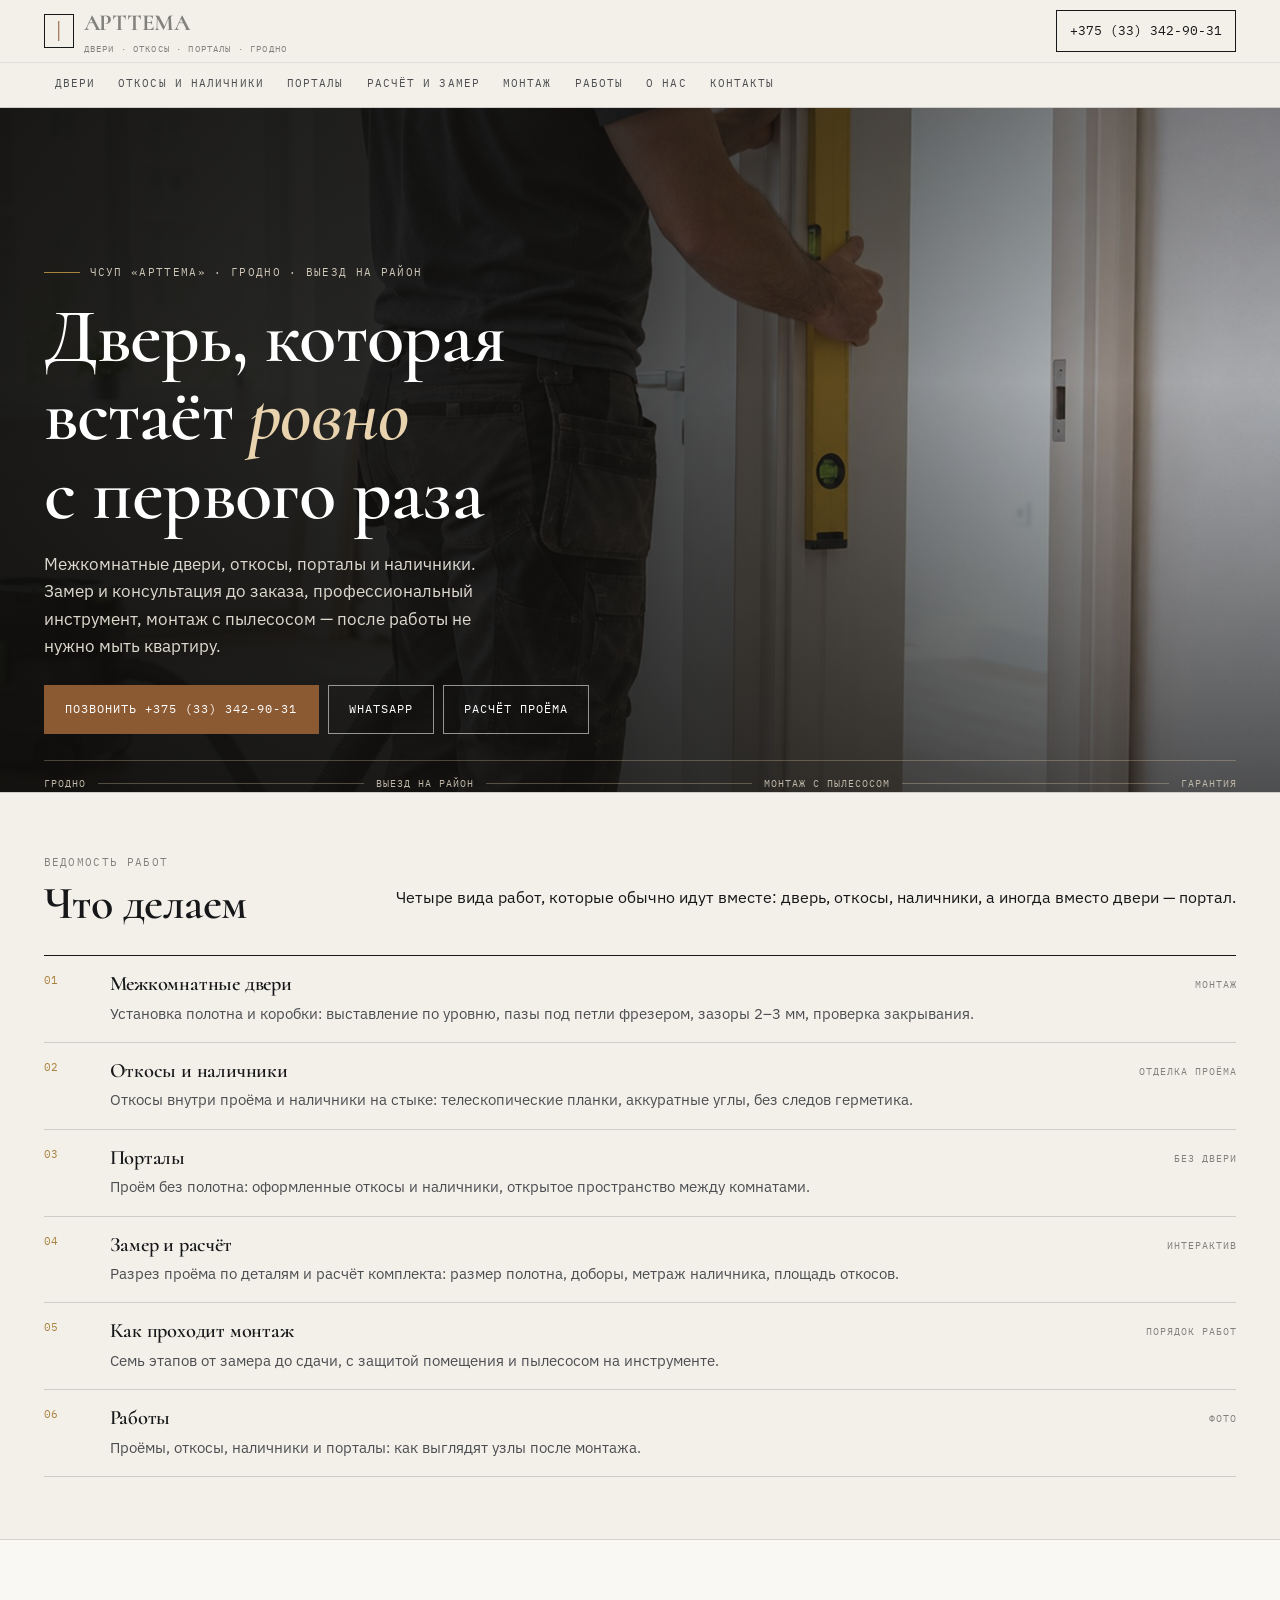
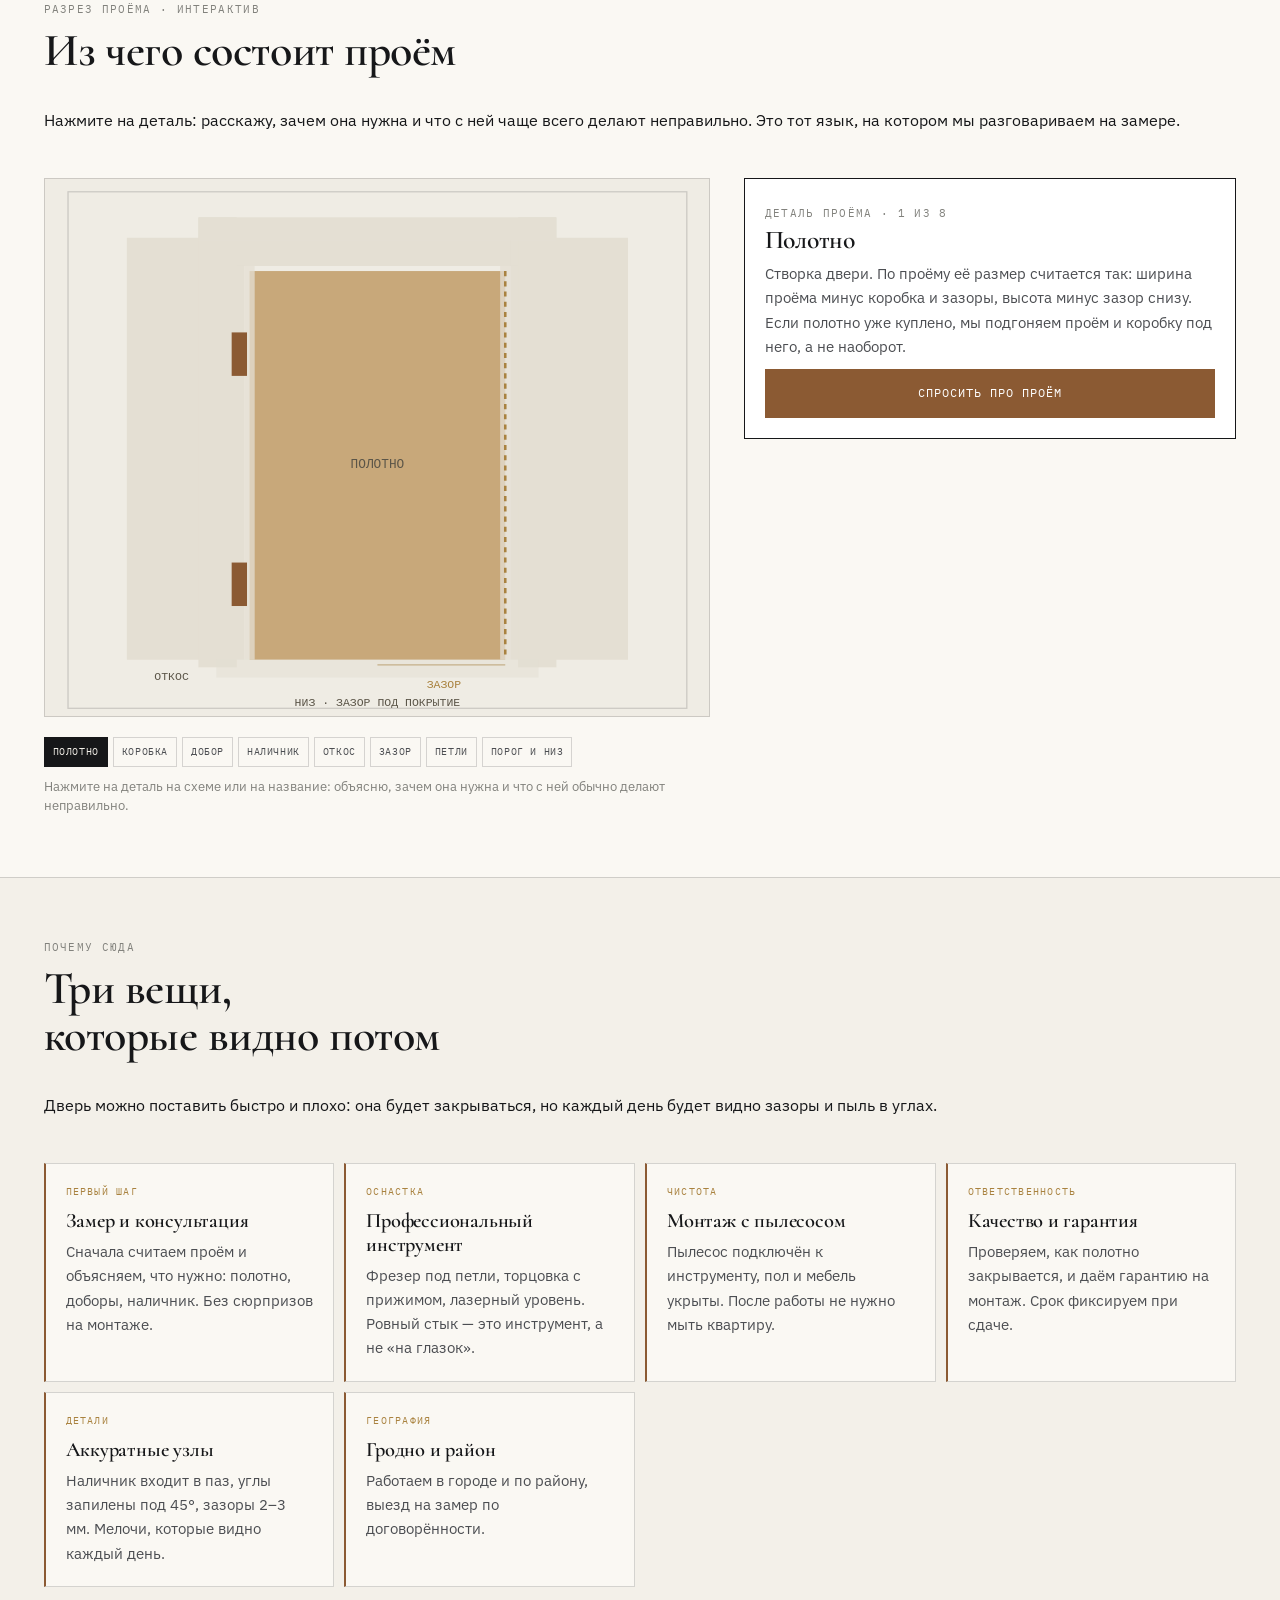
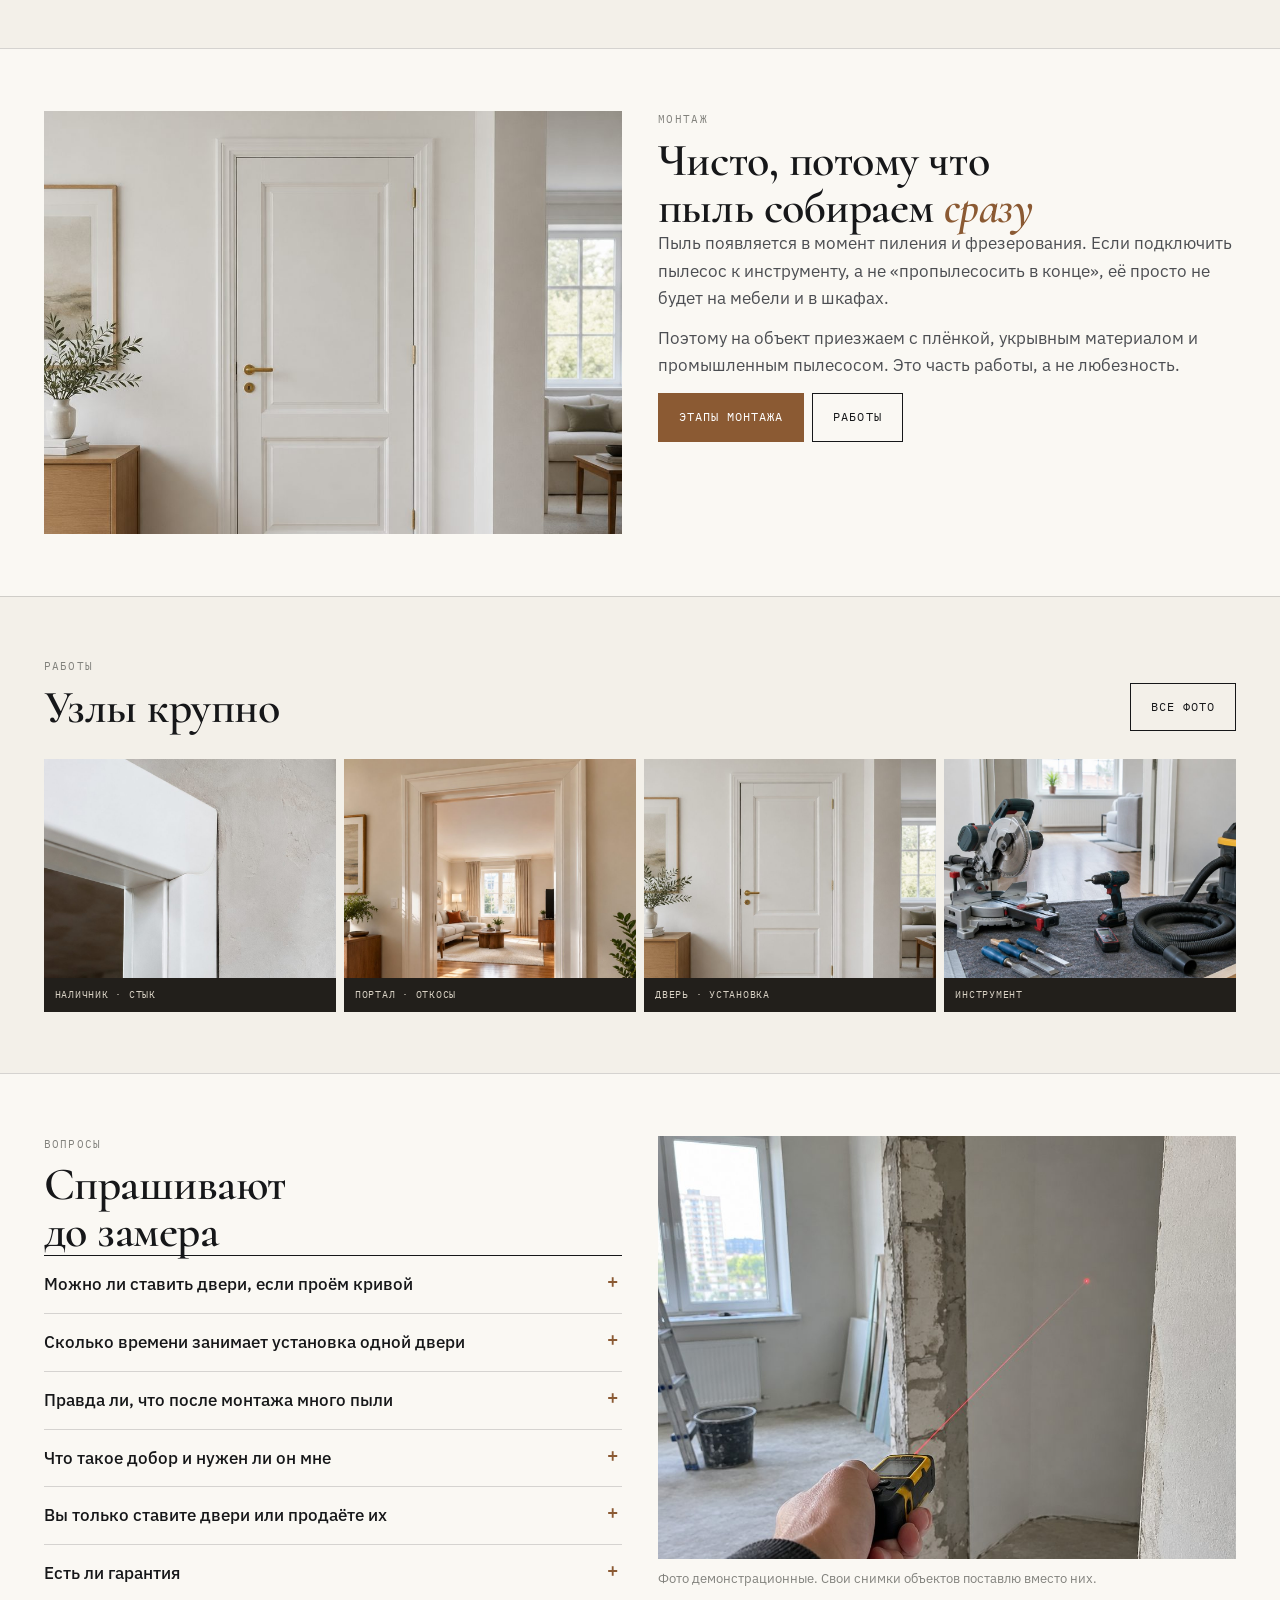
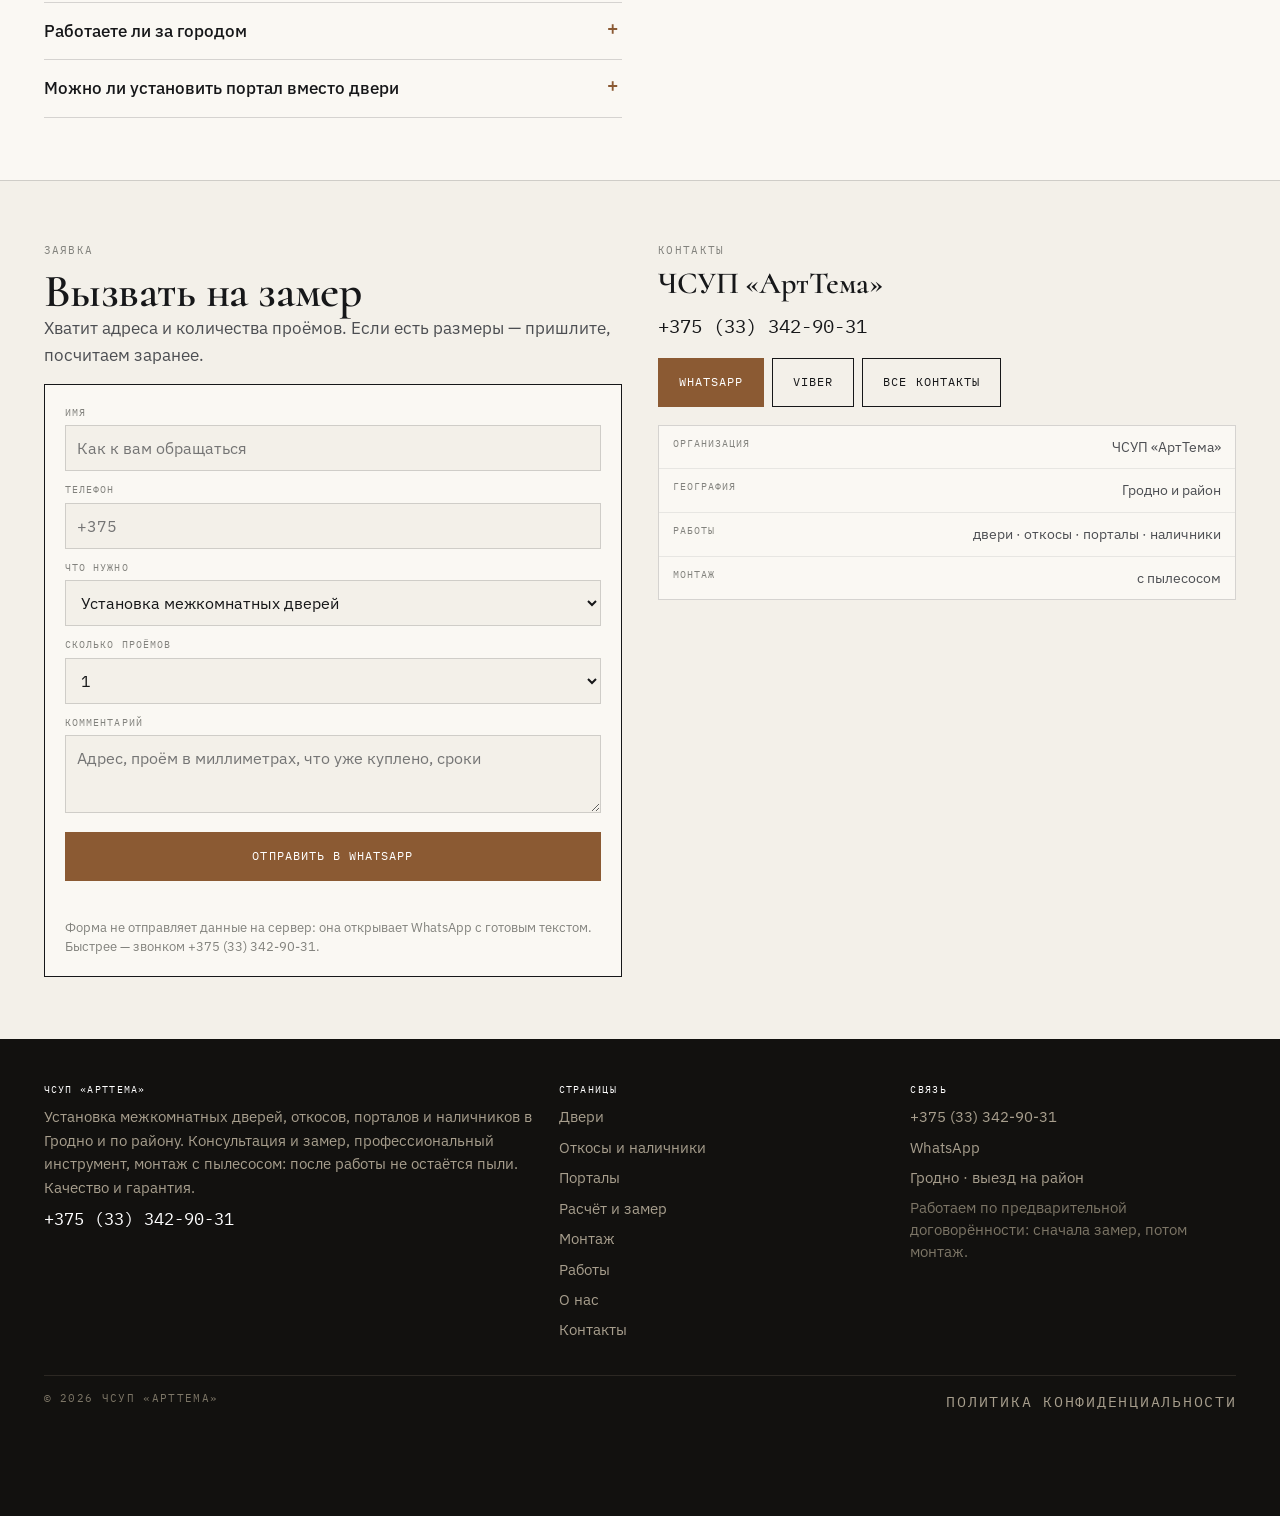
<file: index.html>
<!doctype html><html lang="ru"><head>
<meta charset="utf-8"><meta name="viewport" content="width=device-width,initial-scale=1">
<title>Установка межкомнатных дверей, откосов и порталов в Гродно — ЧСУП «АртТема»</title><meta name="description" content="ЧСУП «АртТема», Гродно: установка межкомнатных дверей, откосов, порталов и наличников. Консультация и замер, профессиональный инструмент, монтаж с пылесосом, гарантия. +375 (33) 342-90-31.">
<meta property="og:title" content="Установка межкомнатных дверей, откосов и порталов в Гродно — ЧСУП «АртТема»"><meta property="og:description" content="ЧСУП «АртТема», Гродно: установка межкомнатных дверей, откосов, порталов и наличников. Консультация и замер, профессиональный инструмент, монтаж с пылесосом, гарантия. +375 (33) 342-90-31.">
<meta property="og:type" content="website"><meta property="og:locale" content="ru_BY">
<link rel="icon" href="assets/img/favicon.svg" type="image/svg+xml">
<link rel="preconnect" href="https://fonts.googleapis.com"><link rel="preconnect" href="https://fonts.gstatic.com" crossorigin>
<link href="https://fonts.googleapis.com/css2?family=Cormorant:wght@500;600;700&family=IBM+Plex+Sans:wght@400;500;600&family=IBM+Plex+Mono:wght@400;500&display=swap" rel="stylesheet">
<style>
:root{--paper:#F3F0E9;--paper2:#FAF8F3;--ink:#161719;--ink2:#4C4E52;--ink3:#82827D;--line:rgba(22,23,25,.16);--line2:rgba(22,23,25,.08);
--wood:#8B5A33;--brass:#A9823F;--f-d:'Cormorant',Georgia,serif;--f-t:'IBM Plex Sans',Arial,sans-serif;--f-m:'IBM Plex Mono',monospace}
*{box-sizing:border-box}[hidden]{display:none!important}
body{margin:0;background:var(--paper);color:var(--ink);font:400 16px/1.62 var(--f-t);overflow-wrap:break-word}
img{max-width:100%;height:auto;display:block}
h1,h2,h3{font-family:var(--f-d);margin:0;font-weight:600;line-height:1.02;overflow-wrap:anywhere}
h1{font-size:clamp(2.3rem,6vw,5.2rem)}
.wrap{max-width:1440px;margin-inline:auto;padding-inline:clamp(16px,3.4vw,64px)}
.top{position:sticky;top:0;z-index:60;background:rgba(243,240,233,.97);border-bottom:1px solid var(--line)}
.top__row{display:flex;align-items:center;gap:12px;min-height:62px;min-width:0}
.top__sp{flex:1 1 auto;min-width:8px}
.brand{display:flex;align-items:center;gap:10px;min-width:0}
.brand__mark{width:30px;height:34px;border:1.5px solid var(--ink);position:relative;flex:none}
.brand__mark::after{content:"";position:absolute;left:50%;top:6px;bottom:6px;width:1.5px;background:var(--wood);transform:translateX(-50%)}
.brand b{font-family:var(--f-d);font-size:23px;font-weight:700;white-space:nowrap;overflow:hidden;text-overflow:ellipsis}
.brand span{font-family:var(--f-m);font-size:9px;letter-spacing:.13em;text-transform:uppercase;color:var(--ink3);white-space:nowrap;display:block}
.navbar{border-top:1px solid var(--line2);background:rgba(243,240,233,.99);position:relative}
.navbar__in{display:flex;align-items:center;gap:1px;overflow-x:auto;scrollbar-width:none;-ms-overflow-style:none}
.navbar__in::-webkit-scrollbar{display:none;height:0}
.navbar a{flex:none;font-family:var(--f-m);font-size:11px;letter-spacing:.1em;text-transform:uppercase;padding:12px 11px;white-space:nowrap;border-bottom:2px solid transparent;color:var(--ink2)}
.navbar a[aria-current="page"]{color:var(--ink);border-color:var(--wood)}
.btn{display:inline-flex;align-items:center;justify-content:center;font-family:var(--f-m);font-size:11.5px;letter-spacing:.09em;text-transform:uppercase;padding:14px 20px;border:1px solid var(--ink);background:var(--ink);color:var(--paper)}
.btn--wood{background:var(--wood);border-color:var(--wood);color:#fff}
.btn--ghost{background:transparent;color:var(--ink)}
.btn--wg{background:transparent;border-color:rgba(255,255,255,.55);color:#fff}
.btn--w{background:var(--paper2);border-color:var(--paper2);color:var(--ink)}
.hero{position:relative;overflow:hidden;background:#12110F;color:#fff}
.hero__bg{position:absolute;inset:0;width:100%;height:100%;object-fit:cover}
.hero__in{position:relative;z-index:2;max-width:1440px;margin-inline:auto}
.drawer{position:fixed;inset:0;z-index:120;background:rgba(20,19,17,.6);display:flex;justify-content:flex-end;overflow-y:auto}
.drawer__in{width:min(430px,100%);background:var(--paper);min-height:100%;padding:16px 20px 30px;display:flex;flex-direction:column}
.fbar{position:fixed;left:0;right:0;bottom:0;z-index:70;display:none;gap:6px;padding:8px 10px;background:rgba(243,240,233,.98);border-top:1px solid var(--line)}
.fbar a{flex:1;text-align:center;padding:10px 4px;font-family:var(--f-m);font-size:9.5px;letter-spacing:.06em;text-transform:uppercase;border:1px solid var(--ink);color:var(--ink)}
.fbar a:first-child{background:var(--wood);border-color:var(--wood);color:#fff}
@media (max-width:859px){.fbar{display:flex}body{padding-bottom:64px}.tel{display:none}.burger{display:flex}}
</style>
<link rel="stylesheet" href="assets/css/site.v1.css">
</head><body id="top">
<header class="top">
  <div class="wrap top__row">
    <a class="brand" href="index.html"><span class="brand__mark" aria-hidden="true"></span>
      <span><b>АртТема</b><span>двери · откосы · порталы · Гродно</span></span></a>
    <span class="top__sp"></span>
    <a class="tel" href="tel:+375333429031">+375 (33) 342-90-31</a>
    <button class="burger" id="burger" aria-label="Меню" aria-expanded="false" aria-controls="drawer"><span></span><span></span><span></span></button>
  </div>
  <nav class="navbar" aria-label="Страницы сайта"><div class="wrap navbar__in"><a href="dveri.html">Двери</a><a href="otkosy.html">Откосы и наличники</a><a href="portaly.html">Порталы</a><a href="raschet.html">Расчёт и замер</a><a href="montazh.html">Монтаж</a><a href="raboty.html">Работы</a><a href="o-kompanii.html">О нас</a><a href="kontakty.html">Контакты</a></div></nav>
</header>
<div class="drawer" id="drawer" hidden><div class="drawer__in" role="dialog" aria-modal="true" aria-label="Меню сайта">
  <div class="drawer__head"><span class="mono">Меню · АртТема</span><button class="drawer__x" id="drawerClose" aria-label="Закрыть меню">×</button></div>
  <a class="dl" href="dveri.html">Двери</a><a class="dl" href="otkosy.html">Откосы и наличники</a><a class="dl" href="portaly.html">Порталы</a><a class="dl" href="raschet.html">Расчёт и замер</a><a class="dl" href="montazh.html">Монтаж</a><a class="dl" href="raboty.html">Работы</a><a class="dl" href="o-kompanii.html">О нас</a><a class="dl" href="kontakty.html">Контакты</a>
  <a class="dl" href="politika.html">Политика конфиденциальности</a>
  <a class="btn btn--wood" href="tel:+375333429031" style="margin-top:16px">+375 (33) 342-90-31</a>
  <a class="btn btn--ghost" href="https://wa.me/375333429031" target="_blank" rel="noopener" style="margin-top:8px">WhatsApp</a>
  <p class="fine" style="margin-top:14px">Гродно · выезд на район. Консультация и замер по договорённости.</p>
</div></div>

<main>
<section class="hero">
  <img class="hero__bg" src="assets/img/hero.jpg" alt="Мастер выставляет коробку межкомнатной двери по уровню" fetchpriority="high">
  <div class="hero__in">
    <div class="tag"><i></i><span class="mono">ЧСУП «АртТема» · Гродно · выезд на район</span></div>
    <h1>Дверь, которая<br>встаёт <em>ровно</em><br>с первого раза</h1>
    <p class="hero__lead">Межкомнатные двери, откосы, порталы и наличники. Замер и консультация до заказа, профессиональный инструмент, монтаж с пылесосом — после работы не нужно мыть квартиру.</p>
    <div class="hero__cta">
      <a class="btn btn--wood" href="tel:+375333429031">Позвонить +375 (33) 342-90-31</a>
      <a class="btn btn--wg" href="https://wa.me/375333429031" target="_blank" rel="noopener">WhatsApp</a>
      <a class="btn btn--wg" href="raschet.html">Расчёт проёма</a>
    </div>
    <div class="dims">
  <span>Гродно</span><span class="l"></span><span>выезд на район</span><span class="l"></span>
  <span>монтаж с пылесосом</span><span class="l"></span><span>гарантия</span>
</div>
  </div>
</section>

<section class="sec"><div class="wrap">
  <div class="shead"><div><p class="mono" style="margin-bottom:8px">Ведомость работ</p><h2>Что делаем</h2></div>
    <p>Четыре вида работ, которые обычно идут вместе: дверь, откосы, наличники, а иногда вместо двери — портал.</p></div>
  <div class="vd"><div class="row"><span class="n">01</span><div><h3><a href="dveri.html">Межкомнатные двери</a></h3><p>Установка полотна и коробки: выставление по уровню, пазы под петли фрезером, зазоры 2–3 мм, проверка закрывания.</p></div><span class="u">монтаж</span></div><div class="row"><span class="n">02</span><div><h3><a href="otkosy.html">Откосы и наличники</a></h3><p>Откосы внутри проёма и наличники на стыке: телескопические планки, аккуратные углы, без следов герметика.</p></div><span class="u">отделка проёма</span></div><div class="row"><span class="n">03</span><div><h3><a href="portaly.html">Порталы</a></h3><p>Проём без полотна: оформленные откосы и наличники, открытое пространство между комнатами.</p></div><span class="u">без двери</span></div><div class="row"><span class="n">04</span><div><h3><a href="raschet.html">Замер и расчёт</a></h3><p>Разрез проёма по деталям и расчёт комплекта: размер полотна, доборы, метраж наличника, площадь откосов.</p></div><span class="u">интерактив</span></div><div class="row"><span class="n">05</span><div><h3><a href="montazh.html">Как проходит монтаж</a></h3><p>Семь этапов от замера до сдачи, с защитой помещения и пылесосом на инструменте.</p></div><span class="u">порядок работ</span></div><div class="row"><span class="n">06</span><div><h3><a href="raboty.html">Работы</a></h3><p>Проёмы, откосы, наличники и порталы: как выглядят узлы после монтажа.</p></div><span class="u">фото</span></div></div>
</div></section>

<section class="sec sec--white"><div class="wrap">
  <div class="shead"><div><p class="mono" style="margin-bottom:8px">Разрез проёма · интерактив</p><h2>Из чего состоит проём</h2></div>
    <p>Нажмите на деталь: расскажу, зачем она нужна и что с ней чаще всего делают неправильно. Это тот язык, на котором мы разговариваем на замере.</p></div>
  <div class="cut" id="cut">
  <div><svg viewBox="0 0 520 420" role="group" aria-label="Разрез дверного проёма с подписями">
  <rect x="0" y="0" width="520" height="420" fill="#efece4"/>
  <rect x="18" y="10" width="484" height="404" fill="none" stroke="#161719" stroke-opacity=".16"/>
  <!-- стены -->
  <g data-part="otkos" tabindex="0" role="button" aria-label="Откос">
    <path class="fillable" d="M64 46h70v330H64z"/>
    <path class="fillable" d="M386 46h70v330h-70z"/>
    <text x="99" y="392" font-family="monospace" font-size="9" fill="#5b5548" text-anchor="middle">ОТКОС</text>
  </g>
  <!-- коробка -->
  <g data-part="korobka" tabindex="0" role="button" aria-label="Коробка">
    <rect class="fillable" x="134" y="46" width="22" height="330"/>
    <rect class="fillable" x="364" y="46" width="22" height="330"/>
    <rect class="fillable" x="134" y="46" width="252" height="22"/>
  </g>
  <!-- полотно -->
  <g data-part="polotno" tabindex="0" role="button" aria-label="Полотно">
    <rect class="fillable" x="160" y="72" width="200" height="304"/>
    <text x="260" y="226" font-family="monospace" font-size="10" fill="#5b5548" text-anchor="middle">ПОЛОТНО</text>
  </g>
  <!-- добор -->
  <g data-part="dobor" tabindex="0" role="button" aria-label="Добор">
    <rect class="fillable" x="156" y="46" width="8" height="330" opacity=".75"/>
    <rect class="fillable" x="356" y="46" width="8" height="330" opacity=".75"/>
  </g>
  <!-- наличник -->
  <g data-part="nalichnik" tabindex="0" role="button" aria-label="Наличник">
    <rect class="fillable" x="120" y="30" width="30" height="352"/>
    <rect class="fillable" x="370" y="30" width="30" height="352"/>
    <rect class="fillable" x="120" y="30" width="280" height="18"/>
  </g>
  <!-- петли -->
  <g data-part="petli" tabindex="0" role="button" aria-label="Петли">
    <rect x="146" y="120" width="12" height="34" fill="#8B5A33"/>
    <rect x="146" y="300" width="12" height="34" fill="#8B5A33"/>
  </g>
  <!-- зазор -->
  <g data-part="zazor" tabindex="0" role="button" aria-label="Зазор">
    <line x1="360" y1="72" x2="360" y2="376" stroke="#A9823F" stroke-width="2" stroke-dasharray="4 4"/>
    <line x1="260" y1="380" x2="360" y2="380" stroke="#A9823F" stroke-width="1"/>
    <text x="312" y="398" font-family="monospace" font-size="9" fill="#A9823F" text-anchor="middle">ЗАЗОР</text>
  </g>
  <!-- порог -->
  <g data-part="porog" tabindex="0" role="button" aria-label="Порог и низ">
    <rect class="fillable" x="134" y="376" width="252" height="14" opacity=".5"/>
    <text x="260" y="412" font-family="monospace" font-size="9" fill="#5b5548" text-anchor="middle">НИЗ · ЗАЗОР ПОД ПОКРЫТИЕ</text>
  </g>
</svg>
    <div class="cut__legend" id="cutLegend"><button type="button" data-p="polotno" aria-pressed="true">Полотно</button><button type="button" data-p="korobka" aria-pressed="false">Коробка</button><button type="button" data-p="dobor" aria-pressed="false">Добор</button><button type="button" data-p="nalichnik" aria-pressed="false">Наличник</button><button type="button" data-p="otkos" aria-pressed="false">Откос</button><button type="button" data-p="zazor" aria-pressed="false">Зазор</button><button type="button" data-p="petli" aria-pressed="false">Петли</button><button type="button" data-p="porog" aria-pressed="false">Порог и низ</button></div>
    <p class="fine" style="margin-top:10px">Нажмите на деталь на схеме или на название: объясню, зачем она нужна и что с ней обычно делают неправильно.</p>
  </div>
  <div class="cut__out" aria-live="polite">
    <span class="mono" id="cp-kick">Деталь проёма</span>
    <h3 id="cp-title"></h3>
    <p id="cp-desc"></p>
    <a class="btn btn--wood" id="cp-cta" href="https://wa.me/375333429031" target="_blank" rel="noopener" style="width:100%">Спросить про проём</a>
  </div>
  <script type="application/json" id="cutData">[{"k": "polotno", "n": "Полотно", "d": "Створка двери. По проёму её размер считается так: ширина проёма минус коробка и зазоры, высота минус зазор снизу. Если полотно уже куплено, мы подгоняем проём и коробку под него, а не наоборот."}, {"k": "korobka", "n": "Коробка", "d": "Рама, в которую входит полотно. Стойки и верхняя перекладина выставляются по уровню и отвесу: перекос коробки на 2–3 мм — это клин внизу и щель сверху."}, {"k": "dobor", "n": "Добор", "d": "Планка, которая добирает ширину коробки до толщины стены. Нужен, когда стена толще коробки: без добора остаётся «тоннель» из откоса."}, {"k": "nalichnik", "n": "Наличник", "d": "Накладка, закрывающая стык коробки и стены. Телескопический наличник входит в паз коробки без гвоздей и герметика, его можно подтянуть."}, {"k": "otkos", "n": "Откос", "d": "Плоскость внутри проёма от коробки до стены. Ровный откос — это ровные углы: его видно каждый раз, когда проходите мимо."}, {"k": "zazor", "n": "Зазор", "d": "Технологический зазор между полотном и коробкой: обычно 2–3 мм по бокам и сверху. Меньше — полотно начнёт тереть от влажности, больше — видно щель и слышно хлопок."}, {"k": "petli", "n": "Петли", "d": "От них зависит, будет ли дверь закрываться сама или стоять на месте. Пазы под петли выбираются фрезером, а не стамеской «на глаз»."}, {"k": "porog", "n": "Порог и низ", "d": "Если порог не нужен, снизу оставляем зазор под вентиляцию и покрытие пола, чтобы полотно не цепляло ковролин или плитку."}]</script>
</div>
</div></section>

<section class="sec"><div class="wrap">
  <div class="shead"><div><p class="mono" style="margin-bottom:8px">Почему сюда</p><h2>Три вещи,<br>которые видно потом</h2></div>
    <p>Дверь можно поставить быстро и плохо: она будет закрываться, но каждый день будет видно зазоры и пыль в углах.</p></div>
  <div class="g3"><div class="card"><span class="card__t">Первый шаг</span><h3>Замер и консультация</h3><p>Сначала считаем проём и объясняем, что нужно: полотно, доборы, наличник. Без сюрпризов на монтаже.</p></div><div class="card"><span class="card__t">Оснастка</span><h3>Профессиональный инструмент</h3><p>Фрезер под петли, торцовка с прижимом, лазерный уровень. Ровный стык — это инструмент, а не «на глазок».</p></div><div class="card"><span class="card__t">Чистота</span><h3>Монтаж с пылесосом</h3><p>Пылесос подключён к инструменту, пол и мебель укрыты. После работы не нужно мыть квартиру.</p></div><div class="card"><span class="card__t">Ответственность</span><h3>Качество и гарантия</h3><p>Проверяем, как полотно закрывается, и даём гарантию на монтаж. Срок фиксируем при сдаче.</p></div><div class="card"><span class="card__t">Детали</span><h3>Аккуратные узлы</h3><p>Наличник входит в паз, углы запилены под 45°, зазоры 2–3 мм. Мелочи, которые видно каждый день.</p></div><div class="card"><span class="card__t">География</span><h3>Гродно и район</h3><p>Работаем в городе и по району, выезд на замер по договорённости.</p></div></div>
</div></section>

<section class="sec sec--white"><div class="wrap split">
  <div><img src="assets/img/door.jpg" alt="Установленная белая межкомнатная дверь с латунной ручкой" loading="lazy"></div>
  <div><p class="mono" style="margin-bottom:8px">Монтаж</p><h2>Чисто, потому что<br>пыль собираем <em>сразу</em></h2>
    <p class="lead" style="margin-bottom:12px">Пыль появляется в момент пиления и фрезерования. Если подключить пылесос к инструменту, а не «пропылесосить в конце», её просто не будет на мебели и в шкафах.</p>
    <p class="lead">Поэтому на объект приезжаем с плёнкой, укрывным материалом и промышленным пылесосом. Это часть работы, а не любезность.</p>
    <div style="display:flex;flex-wrap:wrap;gap:8px;margin-top:14px"><a class="btn btn--wood" href="montazh.html">Этапы монтажа</a><a class="btn btn--ghost" href="raboty.html">Работы</a></div>
  </div>
</div></section>

<section class="sec"><div class="wrap">
  <div class="shead"><div><p class="mono" style="margin-bottom:8px">Работы</p><h2>Узлы крупно</h2></div>
    <a class="btn btn--ghost" href="raboty.html">Все фото</a></div>
  <div class="gal">
    <figure><img src="assets/img/casing.jpg" alt="Стык наличника и стены" loading="lazy"><figcaption>Наличник · стык</figcaption></figure>
    <figure><img src="assets/img/portal.jpg" alt="Портал с откосами" loading="lazy"><figcaption>Портал · откосы</figcaption></figure>
    <figure><img src="assets/img/door.jpg" alt="Межкомнатная дверь" loading="lazy"><figcaption>Дверь · установка</figcaption></figure>
    <figure><img src="assets/img/tools.jpg" alt="Инструмент для монтажа дверей" loading="lazy"><figcaption>Инструмент</figcaption></figure>
  </div>
</div></section>

<section class="sec sec--white"><div class="wrap split">
  <div><p class="mono" style="margin-bottom:8px">Вопросы</p><h2>Спрашивают<br>до замера</h2><div class="acc"><details><summary>Можно ли ставить двери, если проём кривой</summary><p>Можно, но сначала его надо привести в порядок: подштукатурить или закрыть откосом. Если перекос большой, честно скажу об этом на замере, а не после монтажа.</p></details><details><summary>Сколько времени занимает установка одной двери</summary><p>Обычно один проём — это несколько часов вместе с наличниками. Точнее скажу после замера: зависит от стены и от того, меняется ли полотно или ставится на старое место.</p></details><details><summary>Правда ли, что после монтажа много пыли</summary><p>Пыль появляется, когда штробят и пилят без отсоса. Мы подключаем пылесос к инструменту и накрываем пол: после работы остаётся протереть подоконник, а не мыть всю квартиру.</p></details><details><summary>Что такое добор и нужен ли он мне</summary><p>Добор — планка, которая добирает коробку до толщины стены. В панельном доме со стеной 120 мм он почти всегда нужен: без него наличник не достанет до стены.</p></details><details><summary>Вы только ставите двери или продаёте их</summary><p>Мы устанавливаем: двери, откосы, порталы и наличники. Помогаем с размерами и подсказываем, чего не хватает в комплекте до монтажа.</p></details><details><summary>Есть ли гарантия</summary><p>На монтаж даём гарантию, срок и условия фиксируем при сдаче работы. Если дверь перестала закрываться по нашей вине — приедем и поправим.</p></details><details><summary>Работаете ли за городом</summary><p>Гродно и район. Дальние адреса обсуждаем отдельно: зависит от расстояния и загрузки.</p></details><details><summary>Можно ли установить портал вместо двери</summary><p>Да, это отдельное направление. Портал — это проём без полотна с оформленными откосами и наличниками, его делают, когда хотят открытое пространство.</p></details></div></div>
  <div><img src="assets/img/measure.jpg" alt="Лазерный замер дверного проёма" loading="lazy">
    <p class="fine" style="margin-top:10px">Фото демонстрационные. Свои снимки объектов поставлю вместо них.</p></div>
</div></section>

<section class="sec"><div class="wrap split">
  <div><p class="mono" style="margin-bottom:8px">Заявка</p><h2>Вызвать на замер</h2>
    <p class="lead" style="margin-bottom:14px">Хватит адреса и количества проёмов. Если есть размеры — пришлите, посчитаем заранее.</p><form class="form" id="leadForm" novalidate>
  <div><label for="f-name">Имя</label><input id="f-name" name="name" type="text" autocomplete="name" placeholder="Как к вам обращаться"></div>
  <div><label for="f-phone">Телефон</label><input id="f-phone" name="phone" type="tel" autocomplete="tel" placeholder="+375"></div>
  <div><label for="f-job">Что нужно</label><select id="f-job" name="job">
    <option>Установка межкомнатных дверей</option><option>Откосы</option><option>Наличники</option>
    <option>Портал</option><option>Замер и консультация</option><option>Другое</option></select></div>
  <div><label for="f-qty">Сколько проёмов</label><select id="f-qty" name="qty">
    <option>1</option><option>2–3</option><option>4–6</option><option>больше 6</option></select></div>
  <div><label for="f-msg">Комментарий</label><textarea id="f-msg" name="msg" placeholder="Адрес, проём в миллиметрах, что уже куплено, сроки"></textarea></div>
  <button class="btn btn--wood" type="submit">Отправить в WhatsApp</button>
  <p class="form__msg" id="formMsg" role="status" aria-live="polite"></p>
  <p class="fine">Форма не отправляет данные на сервер: она открывает WhatsApp с готовым текстом. Быстрее — звонком +375 (33) 342-90-31.</p>
</form></div>
  <div><p class="mono" style="margin-bottom:8px">Контакты</p><h2 style="font-size:clamp(1.4rem,2.4vw,2rem)">ЧСУП «АртТема»</h2>
    <a href="tel:+375333429031" style="display:inline-block;font-family:var(--f-m);font-size:19px;margin:12px 0">+375 (33) 342-90-31</a>
    <div style="display:flex;flex-wrap:wrap;gap:8px;margin-top:4px">
      <a class="btn btn--wood" href="https://wa.me/375333429031" target="_blank" rel="noopener">WhatsApp</a>
      <a class="btn btn--ghost" href="viber://chat?number=%2B375333429031">Viber</a>
      <a class="btn btn--ghost" href="kontakty.html">Все контакты</a></div>
    <div class="pass" style="margin-top:18px">
      <div class="r"><b>Организация</b><span>ЧСУП «АртТема»</span></div>
      <div class="r"><b>География</b><span>Гродно и район</span></div>
      <div class="r"><b>Работы</b><span>двери · откосы · порталы · наличники</span></div>
      <div class="r"><b>Монтаж</b><span>с пылесосом</span></div>
    </div></div>
</div></section>
</main>
<footer class="foot"><div class="wrap foot__in">
  <div><h4>ЧСУП «АртТема»</h4>
    <p>Установка межкомнатных дверей, откосов, порталов и наличников в Гродно и по району. Консультация и замер, профессиональный инструмент, монтаж с пылесосом: после работы не остаётся пыли. Качество и гарантия.</p>
    <a href="tel:+375333429031" style="font-family:var(--f-m);font-size:17px;color:#fff">+375 (33) 342-90-31</a></div>
  <div><h4>Страницы</h4><a href="dveri.html">Двери</a><a href="otkosy.html">Откосы и наличники</a><a href="portaly.html">Порталы</a><a href="raschet.html">Расчёт и замер</a><a href="montazh.html">Монтаж</a><a href="raboty.html">Работы</a><a href="o-kompanii.html">О нас</a><a href="kontakty.html">Контакты</a></div>
  <div><h4>Связь</h4><a href="tel:+375333429031">+375 (33) 342-90-31</a><a href="https://wa.me/375333429031" target="_blank" rel="noopener">WhatsApp</a>
    <p>Гродно · выезд на район</p><p class="fine" style="color:#7C7566">Работаем по предварительной договорённости: сначала замер, потом монтаж.</p></div>
  <div class="foot__bt"><span class="mono" style="color:#7C7566">© 2026 ЧСУП «АртТема»</span>
    <a href="politika.html" class="mono" style="color:#A79E8D">Политика конфиденциальности</a></div>
</div></footer>
<div class="fbar">
  <a href="tel:+375333429031">Позвонить</a>
  <a href="https://wa.me/375333429031" target="_blank" rel="noopener">WhatsApp</a>
  <a href="viber://chat?number=%2B375333429031">Viber</a>
  <a href="https://t.me/+375333429031" target="_blank" rel="noopener">Telegram</a>
</div>
<script src="assets/js/main.v1.js" defer></script>
</body></html>
</file>
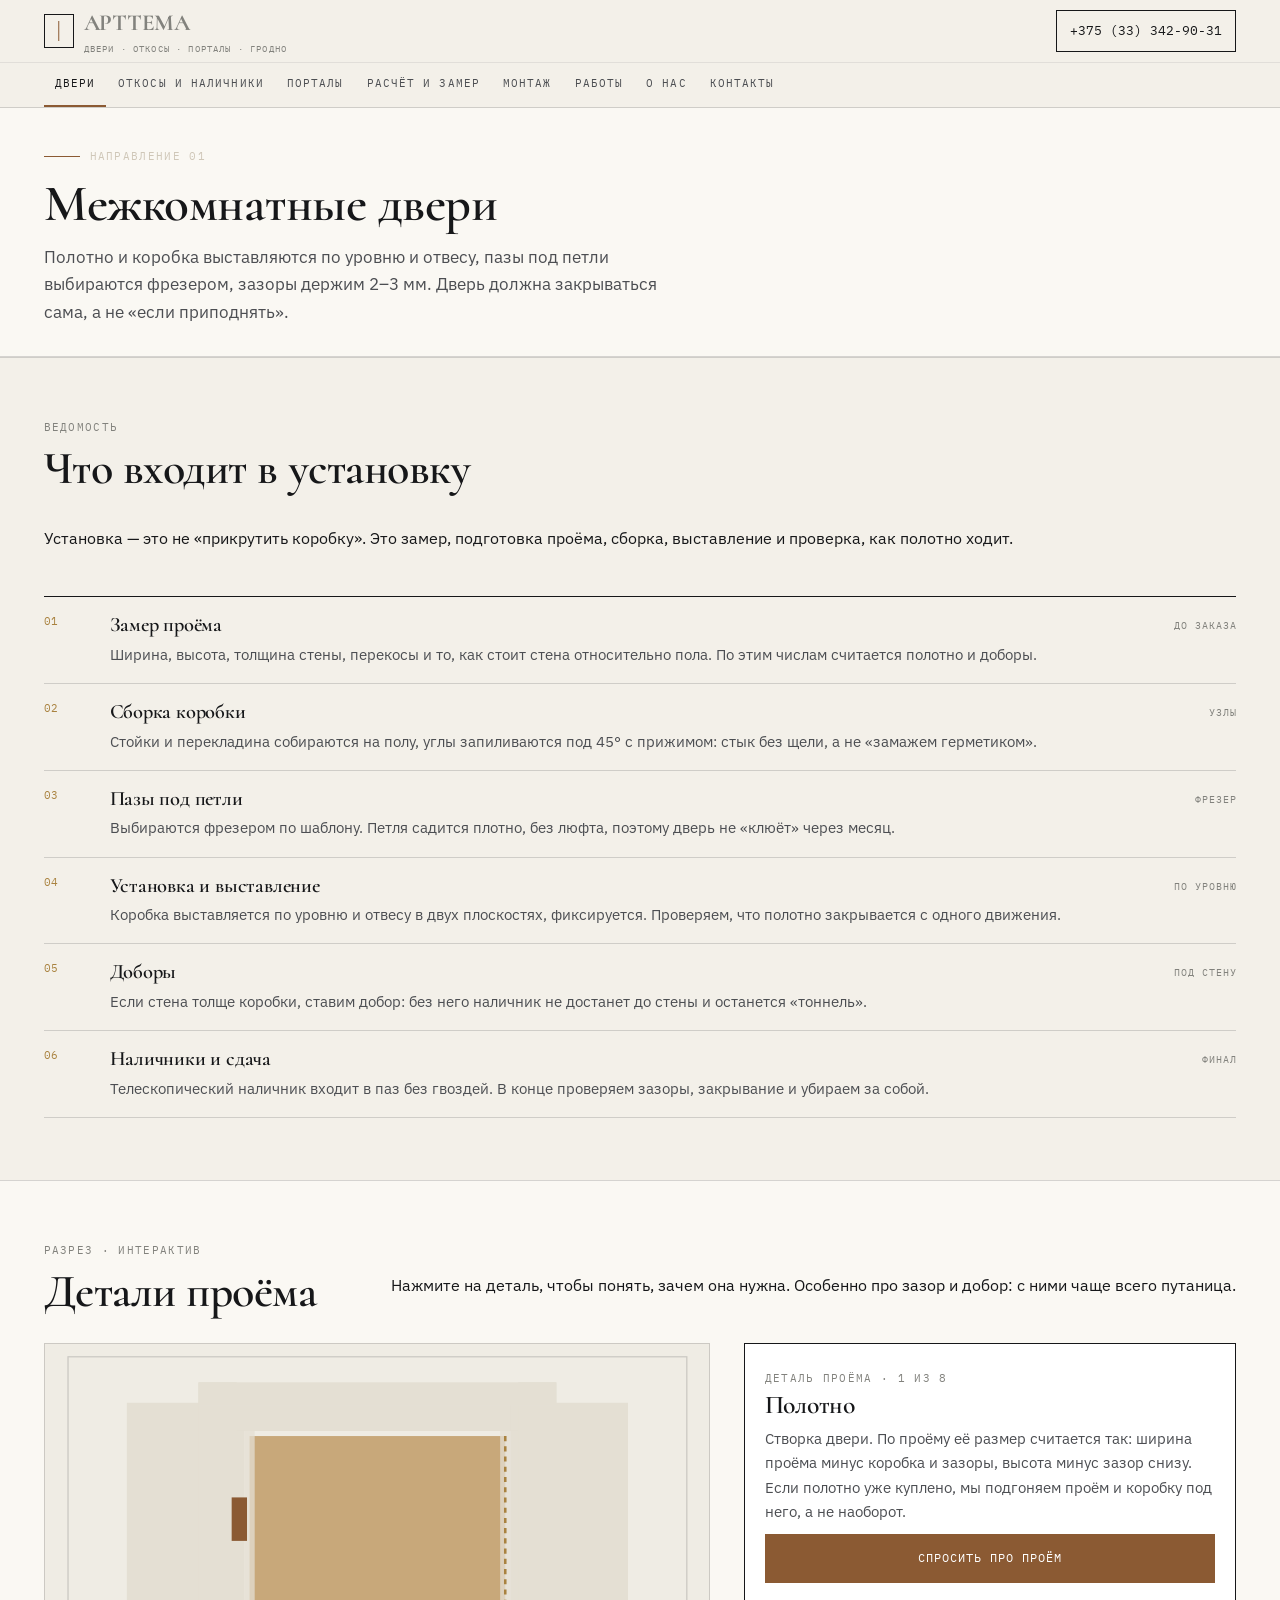
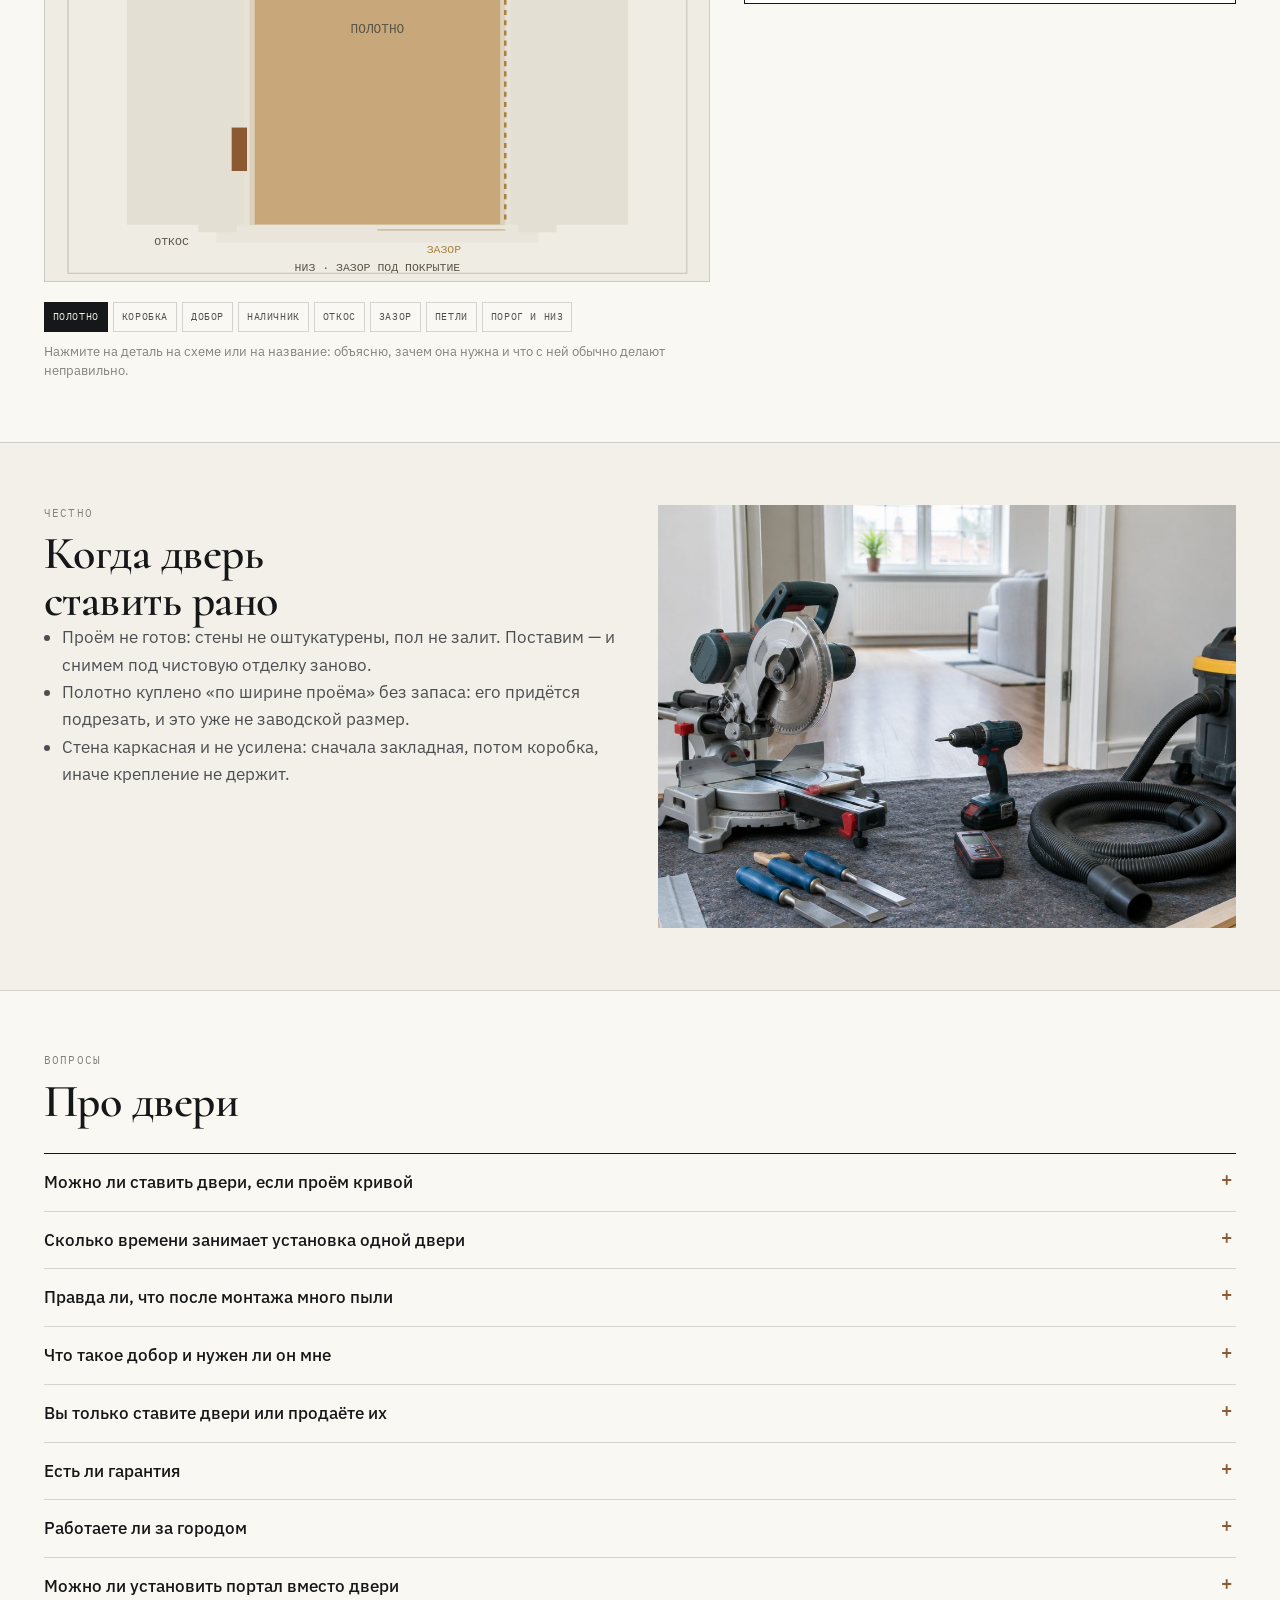
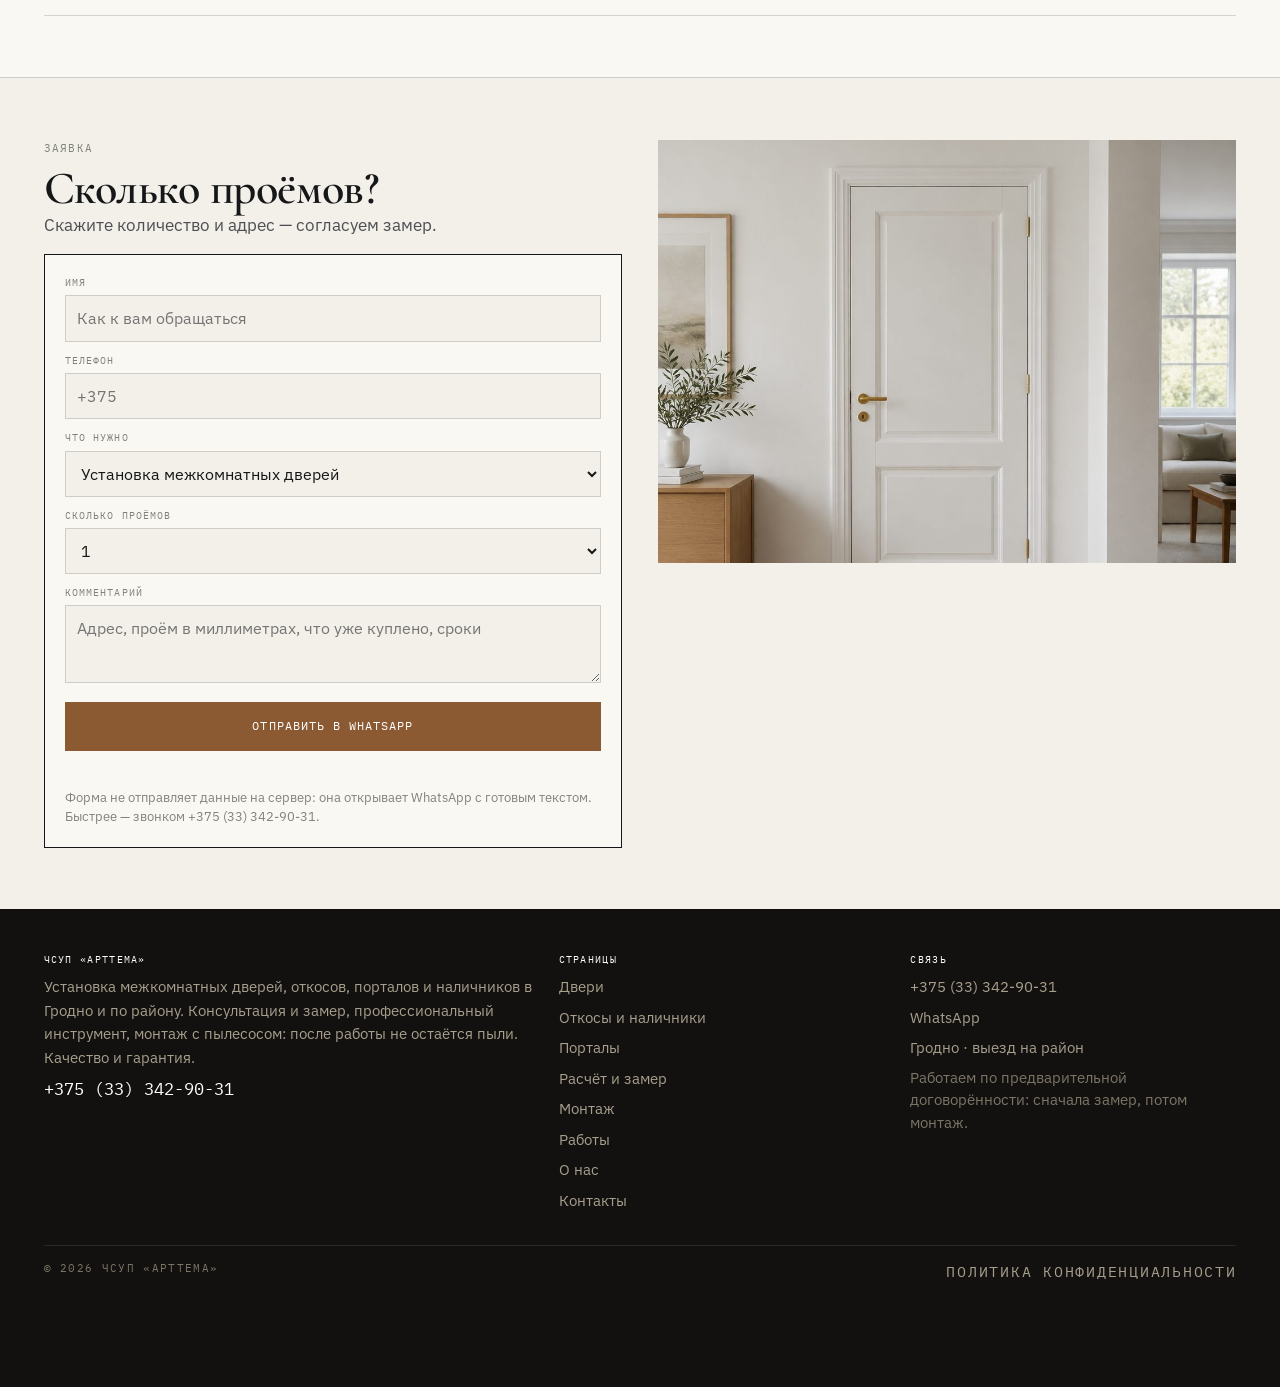
<file: dveri.html>
<!doctype html><html lang="ru"><head>
<meta charset="utf-8"><meta name="viewport" content="width=device-width,initial-scale=1">
<title>Установка межкомнатных дверей в Гродно — АртТема</title><meta name="description" content="Установка межкомнатных дверей: коробка по уровню, пазы под петли фрезером, зазоры 2–3 мм, доборы под толщину стены, наличники. Гродно и район.">
<meta property="og:title" content="Установка межкомнатных дверей в Гродно — АртТема"><meta property="og:description" content="Установка межкомнатных дверей: коробка по уровню, пазы под петли фрезером, зазоры 2–3 мм, доборы под толщину стены, наличники. Гродно и район.">
<meta property="og:type" content="website"><meta property="og:locale" content="ru_BY">
<link rel="icon" href="assets/img/favicon.svg" type="image/svg+xml">
<link rel="preconnect" href="https://fonts.googleapis.com"><link rel="preconnect" href="https://fonts.gstatic.com" crossorigin>
<link href="https://fonts.googleapis.com/css2?family=Cormorant:wght@500;600;700&family=IBM+Plex+Sans:wght@400;500;600&family=IBM+Plex+Mono:wght@400;500&display=swap" rel="stylesheet">
<style>
:root{--paper:#F3F0E9;--paper2:#FAF8F3;--ink:#161719;--ink2:#4C4E52;--ink3:#82827D;--line:rgba(22,23,25,.16);--line2:rgba(22,23,25,.08);
--wood:#8B5A33;--brass:#A9823F;--f-d:'Cormorant',Georgia,serif;--f-t:'IBM Plex Sans',Arial,sans-serif;--f-m:'IBM Plex Mono',monospace}
*{box-sizing:border-box}[hidden]{display:none!important}
body{margin:0;background:var(--paper);color:var(--ink);font:400 16px/1.62 var(--f-t);overflow-wrap:break-word}
img{max-width:100%;height:auto;display:block}
h1,h2,h3{font-family:var(--f-d);margin:0;font-weight:600;line-height:1.02;overflow-wrap:anywhere}
h1{font-size:clamp(2.3rem,6vw,5.2rem)}
.wrap{max-width:1440px;margin-inline:auto;padding-inline:clamp(16px,3.4vw,64px)}
.top{position:sticky;top:0;z-index:60;background:rgba(243,240,233,.97);border-bottom:1px solid var(--line)}
.top__row{display:flex;align-items:center;gap:12px;min-height:62px;min-width:0}
.top__sp{flex:1 1 auto;min-width:8px}
.brand{display:flex;align-items:center;gap:10px;min-width:0}
.brand__mark{width:30px;height:34px;border:1.5px solid var(--ink);position:relative;flex:none}
.brand__mark::after{content:"";position:absolute;left:50%;top:6px;bottom:6px;width:1.5px;background:var(--wood);transform:translateX(-50%)}
.brand b{font-family:var(--f-d);font-size:23px;font-weight:700;white-space:nowrap;overflow:hidden;text-overflow:ellipsis}
.brand span{font-family:var(--f-m);font-size:9px;letter-spacing:.13em;text-transform:uppercase;color:var(--ink3);white-space:nowrap;display:block}
.navbar{border-top:1px solid var(--line2);background:rgba(243,240,233,.99);position:relative}
.navbar__in{display:flex;align-items:center;gap:1px;overflow-x:auto;scrollbar-width:none;-ms-overflow-style:none}
.navbar__in::-webkit-scrollbar{display:none;height:0}
.navbar a{flex:none;font-family:var(--f-m);font-size:11px;letter-spacing:.1em;text-transform:uppercase;padding:12px 11px;white-space:nowrap;border-bottom:2px solid transparent;color:var(--ink2)}
.navbar a[aria-current="page"]{color:var(--ink);border-color:var(--wood)}
.btn{display:inline-flex;align-items:center;justify-content:center;font-family:var(--f-m);font-size:11.5px;letter-spacing:.09em;text-transform:uppercase;padding:14px 20px;border:1px solid var(--ink);background:var(--ink);color:var(--paper)}
.btn--wood{background:var(--wood);border-color:var(--wood);color:#fff}
.btn--ghost{background:transparent;color:var(--ink)}
.btn--wg{background:transparent;border-color:rgba(255,255,255,.55);color:#fff}
.btn--w{background:var(--paper2);border-color:var(--paper2);color:var(--ink)}
.hero{position:relative;overflow:hidden;background:#12110F;color:#fff}
.hero__bg{position:absolute;inset:0;width:100%;height:100%;object-fit:cover}
.hero__in{position:relative;z-index:2;max-width:1440px;margin-inline:auto}
.drawer{position:fixed;inset:0;z-index:120;background:rgba(20,19,17,.6);display:flex;justify-content:flex-end;overflow-y:auto}
.drawer__in{width:min(430px,100%);background:var(--paper);min-height:100%;padding:16px 20px 30px;display:flex;flex-direction:column}
.fbar{position:fixed;left:0;right:0;bottom:0;z-index:70;display:none;gap:6px;padding:8px 10px;background:rgba(243,240,233,.98);border-top:1px solid var(--line)}
.fbar a{flex:1;text-align:center;padding:10px 4px;font-family:var(--f-m);font-size:9.5px;letter-spacing:.06em;text-transform:uppercase;border:1px solid var(--ink);color:var(--ink)}
.fbar a:first-child{background:var(--wood);border-color:var(--wood);color:#fff}
@media (max-width:859px){.fbar{display:flex}body{padding-bottom:64px}.tel{display:none}.burger{display:flex}}
</style>
<link rel="stylesheet" href="assets/css/site.v1.css">
</head><body id="top">
<header class="top">
  <div class="wrap top__row">
    <a class="brand" href="index.html"><span class="brand__mark" aria-hidden="true"></span>
      <span><b>АртТема</b><span>двери · откосы · порталы · Гродно</span></span></a>
    <span class="top__sp"></span>
    <a class="tel" href="tel:+375333429031">+375 (33) 342-90-31</a>
    <button class="burger" id="burger" aria-label="Меню" aria-expanded="false" aria-controls="drawer"><span></span><span></span><span></span></button>
  </div>
  <nav class="navbar" aria-label="Страницы сайта"><div class="wrap navbar__in"><a href="dveri.html" aria-current="page">Двери</a><a href="otkosy.html">Откосы и наличники</a><a href="portaly.html">Порталы</a><a href="raschet.html">Расчёт и замер</a><a href="montazh.html">Монтаж</a><a href="raboty.html">Работы</a><a href="o-kompanii.html">О нас</a><a href="kontakty.html">Контакты</a></div></nav>
</header>
<div class="drawer" id="drawer" hidden><div class="drawer__in" role="dialog" aria-modal="true" aria-label="Меню сайта">
  <div class="drawer__head"><span class="mono">Меню · АртТема</span><button class="drawer__x" id="drawerClose" aria-label="Закрыть меню">×</button></div>
  <a class="dl" href="dveri.html">Двери</a><a class="dl" href="otkosy.html">Откосы и наличники</a><a class="dl" href="portaly.html">Порталы</a><a class="dl" href="raschet.html">Расчёт и замер</a><a class="dl" href="montazh.html">Монтаж</a><a class="dl" href="raboty.html">Работы</a><a class="dl" href="o-kompanii.html">О нас</a><a class="dl" href="kontakty.html">Контакты</a>
  <a class="dl" href="politika.html">Политика конфиденциальности</a>
  <a class="btn btn--wood" href="tel:+375333429031" style="margin-top:16px">+375 (33) 342-90-31</a>
  <a class="btn btn--ghost" href="https://wa.me/375333429031" target="_blank" rel="noopener" style="margin-top:8px">WhatsApp</a>
  <p class="fine" style="margin-top:14px">Гродно · выезд на район. Консультация и замер по договорённости.</p>
</div></div>

<section style="padding:40px 0 30px;border-bottom:1px solid var(--line);background:var(--paper2)">
<div class="wrap"><div class="tag" style="margin-bottom:12px"><i style="background:var(--wood)"></i><span class="mono">Направление 01</span></div>
<h1 style="font-size:clamp(1.9rem,4vw,3.2rem)">Межкомнатные двери</h1>
<p class="lead" style="margin:14px 0 0">Полотно и коробка выставляются по уровню и отвесу, пазы под петли выбираются фрезером, зазоры держим 2–3 мм. Дверь должна закрываться сама, а не «если приподнять».</p></div></section>
<main>
<section class="sec"><div class="wrap">
  <div class="shead"><div><p class="mono" style="margin-bottom:8px">Ведомость</p><h2>Что входит в установку</h2></div>
    <p>Установка — это не «прикрутить коробку». Это замер, подготовка проёма, сборка, выставление и проверка, как полотно ходит.</p></div>
  <div class="vd">
    <div class="row"><span class="n">01</span><div><h3>Замер проёма</h3><p>Ширина, высота, толщина стены, перекосы и то, как стоит стена относительно пола. По этим числам считается полотно и доборы.</p></div><span class="u">до заказа</span></div>
    <div class="row"><span class="n">02</span><div><h3>Сборка коробки</h3><p>Стойки и перекладина собираются на полу, углы запиливаются под 45° с прижимом: стык без щели, а не «замажем герметиком».</p></div><span class="u">узлы</span></div>
    <div class="row"><span class="n">03</span><div><h3>Пазы под петли</h3><p>Выбираются фрезером по шаблону. Петля садится плотно, без люфта, поэтому дверь не «клюёт» через месяц.</p></div><span class="u">фрезер</span></div>
    <div class="row"><span class="n">04</span><div><h3>Установка и выставление</h3><p>Коробка выставляется по уровню и отвесу в двух плоскостях, фиксируется. Проверяем, что полотно закрывается с одного движения.</p></div><span class="u">по уровню</span></div>
    <div class="row"><span class="n">05</span><div><h3>Доборы</h3><p>Если стена толще коробки, ставим добор: без него наличник не достанет до стены и останется «тоннель».</p></div><span class="u">под стену</span></div>
    <div class="row"><span class="n">06</span><div><h3>Наличники и сдача</h3><p>Телескопический наличник входит в паз без гвоздей. В конце проверяем зазоры, закрывание и убираем за собой.</p></div><span class="u">финал</span></div>
  </div>
</div></section>
<section class="sec sec--white"><div class="wrap">
  <div class="shead"><div><p class="mono" style="margin-bottom:8px">Разрез · интерактив</p><h2>Детали проёма</h2></div>
    <p>Нажмите на деталь, чтобы понять, зачем она нужна. Особенно про зазор и добор: с ними чаще всего путаница.</p></div>
  <div class="cut" id="cut">
  <div><svg viewBox="0 0 520 420" role="group" aria-label="Разрез дверного проёма с подписями">
  <rect x="0" y="0" width="520" height="420" fill="#efece4"/>
  <rect x="18" y="10" width="484" height="404" fill="none" stroke="#161719" stroke-opacity=".16"/>
  <!-- стены -->
  <g data-part="otkos" tabindex="0" role="button" aria-label="Откос">
    <path class="fillable" d="M64 46h70v330H64z"/>
    <path class="fillable" d="M386 46h70v330h-70z"/>
    <text x="99" y="392" font-family="monospace" font-size="9" fill="#5b5548" text-anchor="middle">ОТКОС</text>
  </g>
  <!-- коробка -->
  <g data-part="korobka" tabindex="0" role="button" aria-label="Коробка">
    <rect class="fillable" x="134" y="46" width="22" height="330"/>
    <rect class="fillable" x="364" y="46" width="22" height="330"/>
    <rect class="fillable" x="134" y="46" width="252" height="22"/>
  </g>
  <!-- полотно -->
  <g data-part="polotno" tabindex="0" role="button" aria-label="Полотно">
    <rect class="fillable" x="160" y="72" width="200" height="304"/>
    <text x="260" y="226" font-family="monospace" font-size="10" fill="#5b5548" text-anchor="middle">ПОЛОТНО</text>
  </g>
  <!-- добор -->
  <g data-part="dobor" tabindex="0" role="button" aria-label="Добор">
    <rect class="fillable" x="156" y="46" width="8" height="330" opacity=".75"/>
    <rect class="fillable" x="356" y="46" width="8" height="330" opacity=".75"/>
  </g>
  <!-- наличник -->
  <g data-part="nalichnik" tabindex="0" role="button" aria-label="Наличник">
    <rect class="fillable" x="120" y="30" width="30" height="352"/>
    <rect class="fillable" x="370" y="30" width="30" height="352"/>
    <rect class="fillable" x="120" y="30" width="280" height="18"/>
  </g>
  <!-- петли -->
  <g data-part="petli" tabindex="0" role="button" aria-label="Петли">
    <rect x="146" y="120" width="12" height="34" fill="#8B5A33"/>
    <rect x="146" y="300" width="12" height="34" fill="#8B5A33"/>
  </g>
  <!-- зазор -->
  <g data-part="zazor" tabindex="0" role="button" aria-label="Зазор">
    <line x1="360" y1="72" x2="360" y2="376" stroke="#A9823F" stroke-width="2" stroke-dasharray="4 4"/>
    <line x1="260" y1="380" x2="360" y2="380" stroke="#A9823F" stroke-width="1"/>
    <text x="312" y="398" font-family="monospace" font-size="9" fill="#A9823F" text-anchor="middle">ЗАЗОР</text>
  </g>
  <!-- порог -->
  <g data-part="porog" tabindex="0" role="button" aria-label="Порог и низ">
    <rect class="fillable" x="134" y="376" width="252" height="14" opacity=".5"/>
    <text x="260" y="412" font-family="monospace" font-size="9" fill="#5b5548" text-anchor="middle">НИЗ · ЗАЗОР ПОД ПОКРЫТИЕ</text>
  </g>
</svg>
    <div class="cut__legend" id="cutLegend"><button type="button" data-p="polotno" aria-pressed="true">Полотно</button><button type="button" data-p="korobka" aria-pressed="false">Коробка</button><button type="button" data-p="dobor" aria-pressed="false">Добор</button><button type="button" data-p="nalichnik" aria-pressed="false">Наличник</button><button type="button" data-p="otkos" aria-pressed="false">Откос</button><button type="button" data-p="zazor" aria-pressed="false">Зазор</button><button type="button" data-p="petli" aria-pressed="false">Петли</button><button type="button" data-p="porog" aria-pressed="false">Порог и низ</button></div>
    <p class="fine" style="margin-top:10px">Нажмите на деталь на схеме или на название: объясню, зачем она нужна и что с ней обычно делают неправильно.</p>
  </div>
  <div class="cut__out" aria-live="polite">
    <span class="mono" id="cp-kick">Деталь проёма</span>
    <h3 id="cp-title"></h3>
    <p id="cp-desc"></p>
    <a class="btn btn--wood" id="cp-cta" href="https://wa.me/375333429031" target="_blank" rel="noopener" style="width:100%">Спросить про проём</a>
  </div>
  <script type="application/json" id="cutData">[{"k": "polotno", "n": "Полотно", "d": "Створка двери. По проёму её размер считается так: ширина проёма минус коробка и зазоры, высота минус зазор снизу. Если полотно уже куплено, мы подгоняем проём и коробку под него, а не наоборот."}, {"k": "korobka", "n": "Коробка", "d": "Рама, в которую входит полотно. Стойки и верхняя перекладина выставляются по уровню и отвесу: перекос коробки на 2–3 мм — это клин внизу и щель сверху."}, {"k": "dobor", "n": "Добор", "d": "Планка, которая добирает ширину коробки до толщины стены. Нужен, когда стена толще коробки: без добора остаётся «тоннель» из откоса."}, {"k": "nalichnik", "n": "Наличник", "d": "Накладка, закрывающая стык коробки и стены. Телескопический наличник входит в паз коробки без гвоздей и герметика, его можно подтянуть."}, {"k": "otkos", "n": "Откос", "d": "Плоскость внутри проёма от коробки до стены. Ровный откос — это ровные углы: его видно каждый раз, когда проходите мимо."}, {"k": "zazor", "n": "Зазор", "d": "Технологический зазор между полотном и коробкой: обычно 2–3 мм по бокам и сверху. Меньше — полотно начнёт тереть от влажности, больше — видно щель и слышно хлопок."}, {"k": "petli", "n": "Петли", "d": "От них зависит, будет ли дверь закрываться сама или стоять на месте. Пазы под петли выбираются фрезером, а не стамеской «на глаз»."}, {"k": "porog", "n": "Порог и низ", "d": "Если порог не нужен, снизу оставляем зазор под вентиляцию и покрытие пола, чтобы полотно не цепляло ковролин или плитку."}]</script>
</div>
</div></section>
<section class="sec"><div class="wrap split">
  <div><p class="mono" style="margin-bottom:8px">Честно</p><h2>Когда дверь<br>ставить рано</h2>
    <ul class="lead" style="padding-left:18px;margin-bottom:0">
      <li>Проём не готов: стены не оштукатурены, пол не залит. Поставим — и снимем под чистовую отделку заново.</li>
      <li>Полотно куплено «по ширине проёма» без запаса: его придётся подрезать, и это уже не заводской размер.</li>
      <li>Стена каркасная и не усилена: сначала закладная, потом коробка, иначе крепление не держит.</li>
    </ul></div>
  <div><img src="assets/img/tools.jpg" alt="Инструмент для установки дверей" loading="lazy"></div>
</div></section>
<section class="sec sec--white"><div class="wrap">
  <div class="shead"><div><p class="mono" style="margin-bottom:8px">Вопросы</p><h2>Про двери</h2></div></div>
  <div class="acc"><details><summary>Можно ли ставить двери, если проём кривой</summary><p>Можно, но сначала его надо привести в порядок: подштукатурить или закрыть откосом. Если перекос большой, честно скажу об этом на замере, а не после монтажа.</p></details><details><summary>Сколько времени занимает установка одной двери</summary><p>Обычно один проём — это несколько часов вместе с наличниками. Точнее скажу после замера: зависит от стены и от того, меняется ли полотно или ставится на старое место.</p></details><details><summary>Правда ли, что после монтажа много пыли</summary><p>Пыль появляется, когда штробят и пилят без отсоса. Мы подключаем пылесос к инструменту и накрываем пол: после работы остаётся протереть подоконник, а не мыть всю квартиру.</p></details><details><summary>Что такое добор и нужен ли он мне</summary><p>Добор — планка, которая добирает коробку до толщины стены. В панельном доме со стеной 120 мм он почти всегда нужен: без него наличник не достанет до стены.</p></details><details><summary>Вы только ставите двери или продаёте их</summary><p>Мы устанавливаем: двери, откосы, порталы и наличники. Помогаем с размерами и подсказываем, чего не хватает в комплекте до монтажа.</p></details><details><summary>Есть ли гарантия</summary><p>На монтаж даём гарантию, срок и условия фиксируем при сдаче работы. Если дверь перестала закрываться по нашей вине — приедем и поправим.</p></details><details><summary>Работаете ли за городом</summary><p>Гродно и район. Дальние адреса обсуждаем отдельно: зависит от расстояния и загрузки.</p></details><details><summary>Можно ли установить портал вместо двери</summary><p>Да, это отдельное направление. Портал — это проём без полотна с оформленными откосами и наличниками, его делают, когда хотят открытое пространство.</p></details></div>
</div></section>
<section class="sec"><div class="wrap split">
  <div><p class="mono" style="margin-bottom:8px">Заявка</p><h2>Сколько проёмов?</h2><p class="lead" style="margin-bottom:14px">Скажите количество и адрес — согласуем замер.</p><form class="form" id="leadForm" novalidate>
  <div><label for="f-name">Имя</label><input id="f-name" name="name" type="text" autocomplete="name" placeholder="Как к вам обращаться"></div>
  <div><label for="f-phone">Телефон</label><input id="f-phone" name="phone" type="tel" autocomplete="tel" placeholder="+375"></div>
  <div><label for="f-job">Что нужно</label><select id="f-job" name="job">
    <option>Установка межкомнатных дверей</option><option>Откосы</option><option>Наличники</option>
    <option>Портал</option><option>Замер и консультация</option><option>Другое</option></select></div>
  <div><label for="f-qty">Сколько проёмов</label><select id="f-qty" name="qty">
    <option>1</option><option>2–3</option><option>4–6</option><option>больше 6</option></select></div>
  <div><label for="f-msg">Комментарий</label><textarea id="f-msg" name="msg" placeholder="Адрес, проём в миллиметрах, что уже куплено, сроки"></textarea></div>
  <button class="btn btn--wood" type="submit">Отправить в WhatsApp</button>
  <p class="form__msg" id="formMsg" role="status" aria-live="polite"></p>
  <p class="fine">Форма не отправляет данные на сервер: она открывает WhatsApp с готовым текстом. Быстрее — звонком +375 (33) 342-90-31.</p>
</form></div>
  <div><img src="assets/img/door.jpg" alt="Межкомнатная дверь после установки" loading="lazy"></div>
</div></section>
</main>
<footer class="foot"><div class="wrap foot__in">
  <div><h4>ЧСУП «АртТема»</h4>
    <p>Установка межкомнатных дверей, откосов, порталов и наличников в Гродно и по району. Консультация и замер, профессиональный инструмент, монтаж с пылесосом: после работы не остаётся пыли. Качество и гарантия.</p>
    <a href="tel:+375333429031" style="font-family:var(--f-m);font-size:17px;color:#fff">+375 (33) 342-90-31</a></div>
  <div><h4>Страницы</h4><a href="dveri.html">Двери</a><a href="otkosy.html">Откосы и наличники</a><a href="portaly.html">Порталы</a><a href="raschet.html">Расчёт и замер</a><a href="montazh.html">Монтаж</a><a href="raboty.html">Работы</a><a href="o-kompanii.html">О нас</a><a href="kontakty.html">Контакты</a></div>
  <div><h4>Связь</h4><a href="tel:+375333429031">+375 (33) 342-90-31</a><a href="https://wa.me/375333429031" target="_blank" rel="noopener">WhatsApp</a>
    <p>Гродно · выезд на район</p><p class="fine" style="color:#7C7566">Работаем по предварительной договорённости: сначала замер, потом монтаж.</p></div>
  <div class="foot__bt"><span class="mono" style="color:#7C7566">© 2026 ЧСУП «АртТема»</span>
    <a href="politika.html" class="mono" style="color:#A79E8D">Политика конфиденциальности</a></div>
</div></footer>
<div class="fbar">
  <a href="tel:+375333429031">Позвонить</a>
  <a href="https://wa.me/375333429031" target="_blank" rel="noopener">WhatsApp</a>
  <a href="viber://chat?number=%2B375333429031">Viber</a>
  <a href="https://t.me/+375333429031" target="_blank" rel="noopener">Telegram</a>
</div>
<script src="assets/js/main.v1.js" defer></script>
</body></html>
</file>
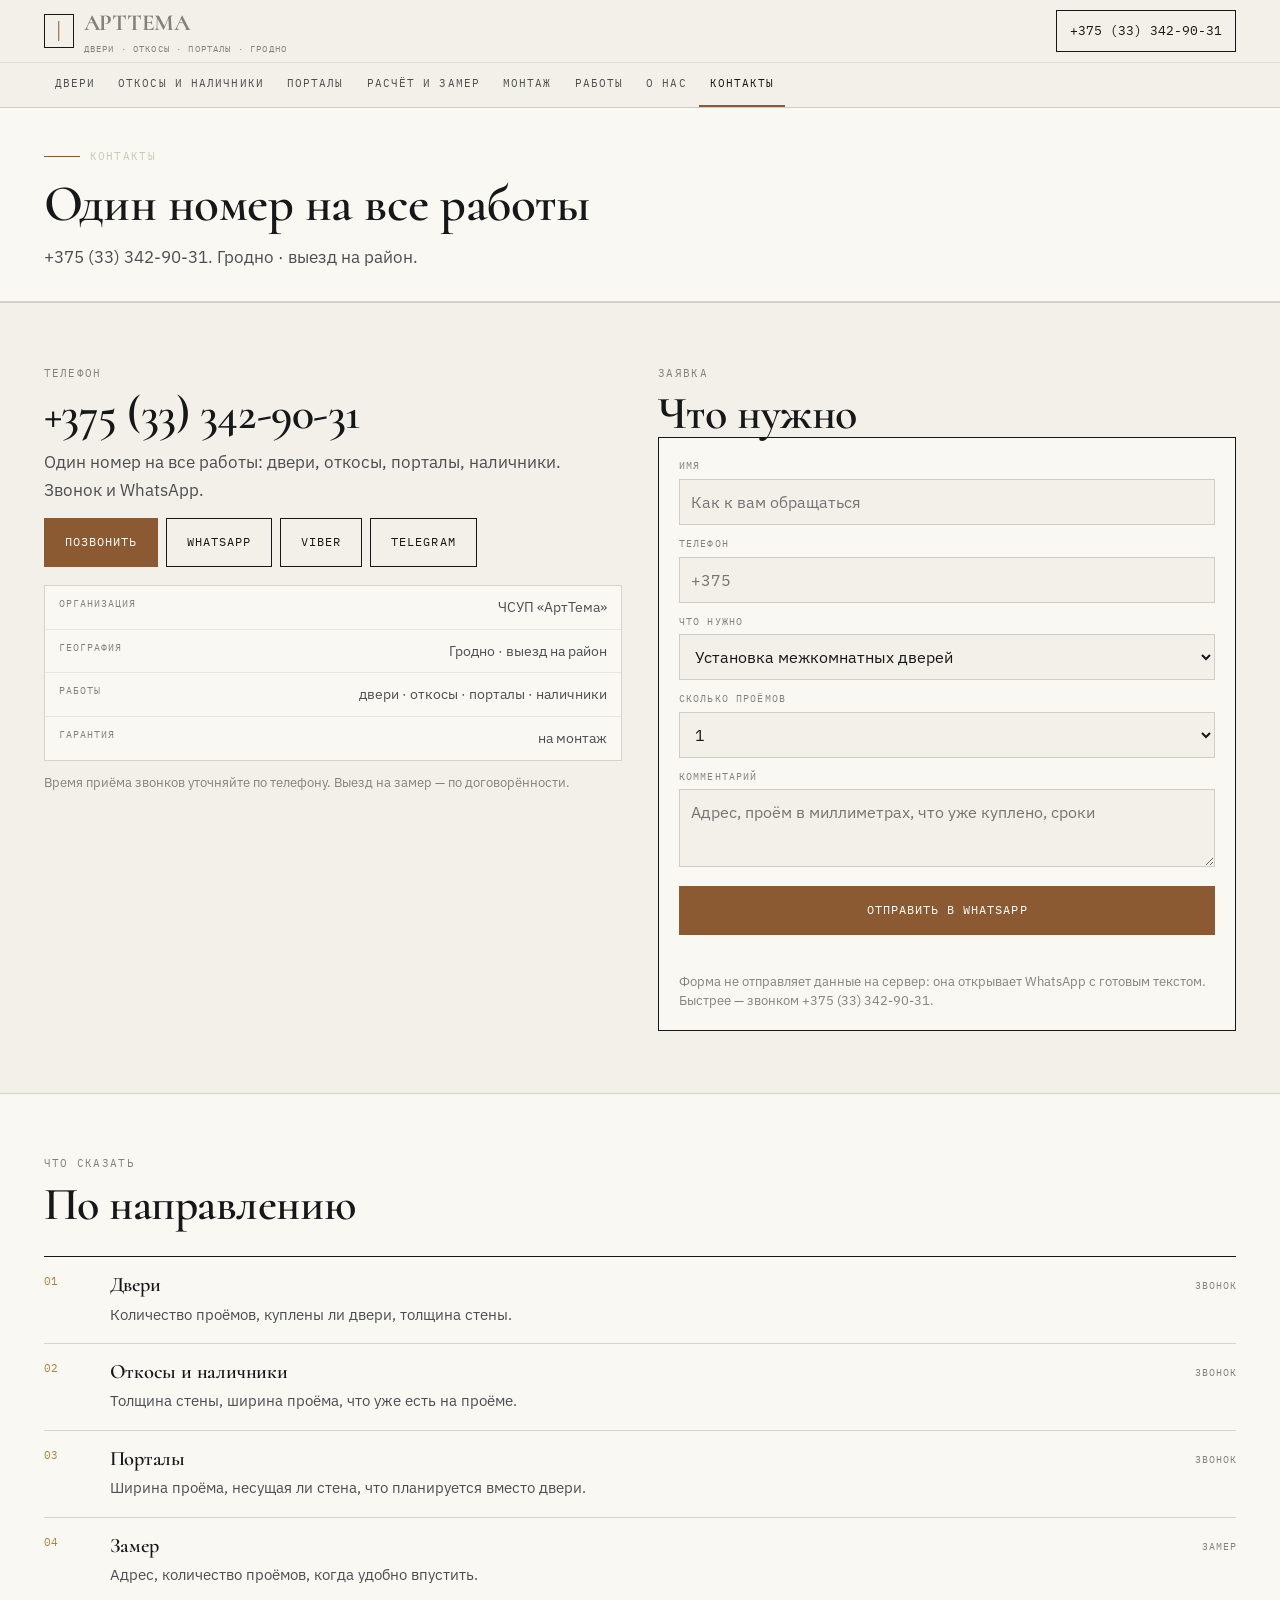
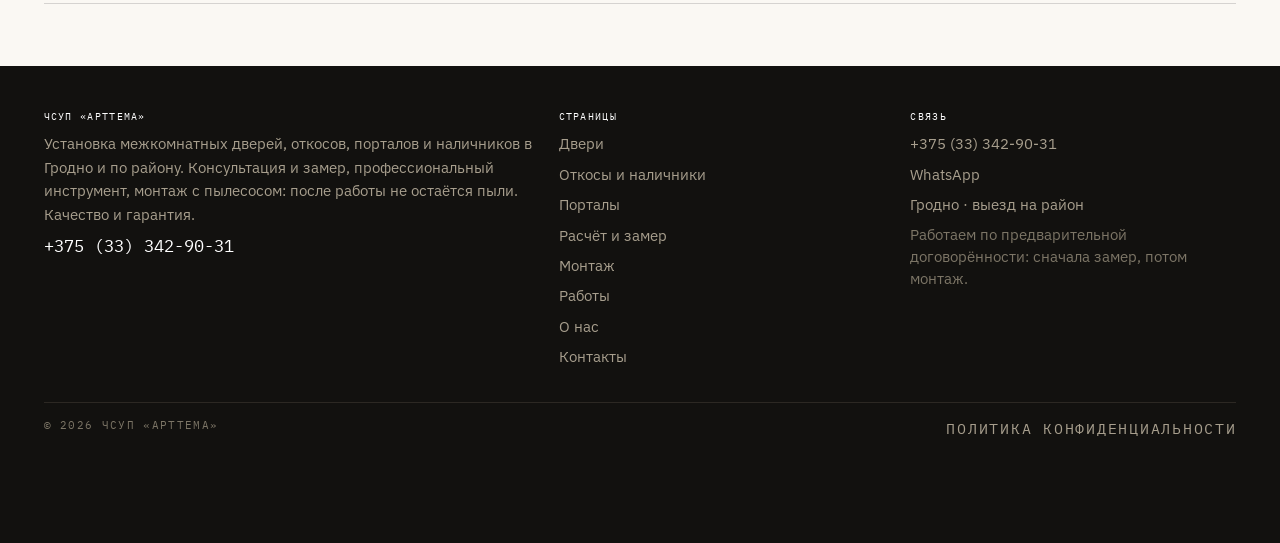
<file: kontakty.html>
<!doctype html><html lang="ru"><head>
<meta charset="utf-8"><meta name="viewport" content="width=device-width,initial-scale=1">
<title>Контакты — АртТема, Гродно, +375 (33) 342-90-31</title><meta name="description" content="Телефон +375 (33) 342-90-31, WhatsApp и Viber. Установка дверей, откосов, порталов и наличников. Гродно и район.">
<meta property="og:title" content="Контакты — АртТема, Гродно, +375 (33) 342-90-31"><meta property="og:description" content="Телефон +375 (33) 342-90-31, WhatsApp и Viber. Установка дверей, откосов, порталов и наличников. Гродно и район.">
<meta property="og:type" content="website"><meta property="og:locale" content="ru_BY">
<link rel="icon" href="assets/img/favicon.svg" type="image/svg+xml">
<link rel="preconnect" href="https://fonts.googleapis.com"><link rel="preconnect" href="https://fonts.gstatic.com" crossorigin>
<link href="https://fonts.googleapis.com/css2?family=Cormorant:wght@500;600;700&family=IBM+Plex+Sans:wght@400;500;600&family=IBM+Plex+Mono:wght@400;500&display=swap" rel="stylesheet">
<style>
:root{--paper:#F3F0E9;--paper2:#FAF8F3;--ink:#161719;--ink2:#4C4E52;--ink3:#82827D;--line:rgba(22,23,25,.16);--line2:rgba(22,23,25,.08);
--wood:#8B5A33;--brass:#A9823F;--f-d:'Cormorant',Georgia,serif;--f-t:'IBM Plex Sans',Arial,sans-serif;--f-m:'IBM Plex Mono',monospace}
*{box-sizing:border-box}[hidden]{display:none!important}
body{margin:0;background:var(--paper);color:var(--ink);font:400 16px/1.62 var(--f-t);overflow-wrap:break-word}
img{max-width:100%;height:auto;display:block}
h1,h2,h3{font-family:var(--f-d);margin:0;font-weight:600;line-height:1.02;overflow-wrap:anywhere}
h1{font-size:clamp(2.3rem,6vw,5.2rem)}
.wrap{max-width:1440px;margin-inline:auto;padding-inline:clamp(16px,3.4vw,64px)}
.top{position:sticky;top:0;z-index:60;background:rgba(243,240,233,.97);border-bottom:1px solid var(--line)}
.top__row{display:flex;align-items:center;gap:12px;min-height:62px;min-width:0}
.top__sp{flex:1 1 auto;min-width:8px}
.brand{display:flex;align-items:center;gap:10px;min-width:0}
.brand__mark{width:30px;height:34px;border:1.5px solid var(--ink);position:relative;flex:none}
.brand__mark::after{content:"";position:absolute;left:50%;top:6px;bottom:6px;width:1.5px;background:var(--wood);transform:translateX(-50%)}
.brand b{font-family:var(--f-d);font-size:23px;font-weight:700;white-space:nowrap;overflow:hidden;text-overflow:ellipsis}
.brand span{font-family:var(--f-m);font-size:9px;letter-spacing:.13em;text-transform:uppercase;color:var(--ink3);white-space:nowrap;display:block}
.navbar{border-top:1px solid var(--line2);background:rgba(243,240,233,.99);position:relative}
.navbar__in{display:flex;align-items:center;gap:1px;overflow-x:auto;scrollbar-width:none;-ms-overflow-style:none}
.navbar__in::-webkit-scrollbar{display:none;height:0}
.navbar a{flex:none;font-family:var(--f-m);font-size:11px;letter-spacing:.1em;text-transform:uppercase;padding:12px 11px;white-space:nowrap;border-bottom:2px solid transparent;color:var(--ink2)}
.navbar a[aria-current="page"]{color:var(--ink);border-color:var(--wood)}
.btn{display:inline-flex;align-items:center;justify-content:center;font-family:var(--f-m);font-size:11.5px;letter-spacing:.09em;text-transform:uppercase;padding:14px 20px;border:1px solid var(--ink);background:var(--ink);color:var(--paper)}
.btn--wood{background:var(--wood);border-color:var(--wood);color:#fff}
.btn--ghost{background:transparent;color:var(--ink)}
.btn--wg{background:transparent;border-color:rgba(255,255,255,.55);color:#fff}
.btn--w{background:var(--paper2);border-color:var(--paper2);color:var(--ink)}
.hero{position:relative;overflow:hidden;background:#12110F;color:#fff}
.hero__bg{position:absolute;inset:0;width:100%;height:100%;object-fit:cover}
.hero__in{position:relative;z-index:2;max-width:1440px;margin-inline:auto}
.drawer{position:fixed;inset:0;z-index:120;background:rgba(20,19,17,.6);display:flex;justify-content:flex-end;overflow-y:auto}
.drawer__in{width:min(430px,100%);background:var(--paper);min-height:100%;padding:16px 20px 30px;display:flex;flex-direction:column}
.fbar{position:fixed;left:0;right:0;bottom:0;z-index:70;display:none;gap:6px;padding:8px 10px;background:rgba(243,240,233,.98);border-top:1px solid var(--line)}
.fbar a{flex:1;text-align:center;padding:10px 4px;font-family:var(--f-m);font-size:9.5px;letter-spacing:.06em;text-transform:uppercase;border:1px solid var(--ink);color:var(--ink)}
.fbar a:first-child{background:var(--wood);border-color:var(--wood);color:#fff}
@media (max-width:859px){.fbar{display:flex}body{padding-bottom:64px}.tel{display:none}.burger{display:flex}}
</style>
<link rel="stylesheet" href="assets/css/site.v1.css">
</head><body id="top">
<header class="top">
  <div class="wrap top__row">
    <a class="brand" href="index.html"><span class="brand__mark" aria-hidden="true"></span>
      <span><b>АртТема</b><span>двери · откосы · порталы · Гродно</span></span></a>
    <span class="top__sp"></span>
    <a class="tel" href="tel:+375333429031">+375 (33) 342-90-31</a>
    <button class="burger" id="burger" aria-label="Меню" aria-expanded="false" aria-controls="drawer"><span></span><span></span><span></span></button>
  </div>
  <nav class="navbar" aria-label="Страницы сайта"><div class="wrap navbar__in"><a href="dveri.html">Двери</a><a href="otkosy.html">Откосы и наличники</a><a href="portaly.html">Порталы</a><a href="raschet.html">Расчёт и замер</a><a href="montazh.html">Монтаж</a><a href="raboty.html">Работы</a><a href="o-kompanii.html">О нас</a><a href="kontakty.html" aria-current="page">Контакты</a></div></nav>
</header>
<div class="drawer" id="drawer" hidden><div class="drawer__in" role="dialog" aria-modal="true" aria-label="Меню сайта">
  <div class="drawer__head"><span class="mono">Меню · АртТема</span><button class="drawer__x" id="drawerClose" aria-label="Закрыть меню">×</button></div>
  <a class="dl" href="dveri.html">Двери</a><a class="dl" href="otkosy.html">Откосы и наличники</a><a class="dl" href="portaly.html">Порталы</a><a class="dl" href="raschet.html">Расчёт и замер</a><a class="dl" href="montazh.html">Монтаж</a><a class="dl" href="raboty.html">Работы</a><a class="dl" href="o-kompanii.html">О нас</a><a class="dl" href="kontakty.html">Контакты</a>
  <a class="dl" href="politika.html">Политика конфиденциальности</a>
  <a class="btn btn--wood" href="tel:+375333429031" style="margin-top:16px">+375 (33) 342-90-31</a>
  <a class="btn btn--ghost" href="https://wa.me/375333429031" target="_blank" rel="noopener" style="margin-top:8px">WhatsApp</a>
  <p class="fine" style="margin-top:14px">Гродно · выезд на район. Консультация и замер по договорённости.</p>
</div></div>

<section style="padding:40px 0 30px;border-bottom:1px solid var(--line);background:var(--paper2)">
<div class="wrap"><div class="tag" style="margin-bottom:12px"><i style="background:var(--wood)"></i><span class="mono">Контакты</span></div>
<h1 style="font-size:clamp(1.9rem,4vw,3.2rem)">Один номер на все работы</h1>
<p class="lead" style="margin:14px 0 0">+375 (33) 342-90-31. Гродно · выезд на район.</p></div></section>
<main>
<section class="sec"><div class="wrap split">
  <div><p class="mono" style="margin-bottom:8px">Телефон</p><h2>+375 (33) 342-90-31</h2>
    <p class="lead" style="margin:12px 0 14px">Один номер на все работы: двери, откосы, порталы, наличники. Звонок и WhatsApp.</p>
    <div style="display:flex;flex-wrap:wrap;gap:8px">
      <a class="btn btn--wood" href="tel:+375333429031">Позвонить</a>
      <a class="btn btn--ghost" href="https://wa.me/375333429031" target="_blank" rel="noopener">WhatsApp</a>
      <a class="btn btn--ghost" href="viber://chat?number=%2B375333429031">Viber</a>
      <a class="btn btn--ghost" href="https://t.me/+375333429031" target="_blank" rel="noopener">Telegram</a>
    </div>
    <div class="pass" style="margin-top:18px">
      <div class="r"><b>Организация</b><span>ЧСУП «АртТема»</span></div>
      <div class="r"><b>География</b><span>Гродно · выезд на район</span></div>
      <div class="r"><b>Работы</b><span>двери · откосы · порталы · наличники</span></div>
      <div class="r"><b>Гарантия</b><span>на монтаж</span></div>
    </div>
    <p class="fine" style="margin-top:12px">Время приёма звонков уточняйте по телефону. Выезд на замер — по договорённости.</p></div>
  <div><p class="mono" style="margin-bottom:8px">Заявка</p><h2>Что нужно</h2><form class="form" id="leadForm" novalidate>
  <div><label for="f-name">Имя</label><input id="f-name" name="name" type="text" autocomplete="name" placeholder="Как к вам обращаться"></div>
  <div><label for="f-phone">Телефон</label><input id="f-phone" name="phone" type="tel" autocomplete="tel" placeholder="+375"></div>
  <div><label for="f-job">Что нужно</label><select id="f-job" name="job">
    <option>Установка межкомнатных дверей</option><option>Откосы</option><option>Наличники</option>
    <option>Портал</option><option>Замер и консультация</option><option>Другое</option></select></div>
  <div><label for="f-qty">Сколько проёмов</label><select id="f-qty" name="qty">
    <option>1</option><option>2–3</option><option>4–6</option><option>больше 6</option></select></div>
  <div><label for="f-msg">Комментарий</label><textarea id="f-msg" name="msg" placeholder="Адрес, проём в миллиметрах, что уже куплено, сроки"></textarea></div>
  <button class="btn btn--wood" type="submit">Отправить в WhatsApp</button>
  <p class="form__msg" id="formMsg" role="status" aria-live="polite"></p>
  <p class="fine">Форма не отправляет данные на сервер: она открывает WhatsApp с готовым текстом. Быстрее — звонком +375 (33) 342-90-31.</p>
</form></div>
</div></section>
<section class="sec sec--white"><div class="wrap">
  <div class="shead"><div><p class="mono" style="margin-bottom:8px">Что сказать</p><h2>По направлению</h2></div></div>
  <div class="vd">
    <div class="row"><span class="n">01</span><div><h3>Двери</h3><p>Количество проёмов, куплены ли двери, толщина стены.</p></div><span class="u">звонок</span></div>
    <div class="row"><span class="n">02</span><div><h3>Откосы и наличники</h3><p>Толщина стены, ширина проёма, что уже есть на проёме.</p></div><span class="u">звонок</span></div>
    <div class="row"><span class="n">03</span><div><h3>Порталы</h3><p>Ширина проёма, несущая ли стена, что планируется вместо двери.</p></div><span class="u">звонок</span></div>
    <div class="row"><span class="n">04</span><div><h3>Замер</h3><p>Адрес, количество проёмов, когда удобно впустить.</p></div><span class="u">замер</span></div>
  </div>
</div></section>
</main>
<footer class="foot"><div class="wrap foot__in">
  <div><h4>ЧСУП «АртТема»</h4>
    <p>Установка межкомнатных дверей, откосов, порталов и наличников в Гродно и по району. Консультация и замер, профессиональный инструмент, монтаж с пылесосом: после работы не остаётся пыли. Качество и гарантия.</p>
    <a href="tel:+375333429031" style="font-family:var(--f-m);font-size:17px;color:#fff">+375 (33) 342-90-31</a></div>
  <div><h4>Страницы</h4><a href="dveri.html">Двери</a><a href="otkosy.html">Откосы и наличники</a><a href="portaly.html">Порталы</a><a href="raschet.html">Расчёт и замер</a><a href="montazh.html">Монтаж</a><a href="raboty.html">Работы</a><a href="o-kompanii.html">О нас</a><a href="kontakty.html">Контакты</a></div>
  <div><h4>Связь</h4><a href="tel:+375333429031">+375 (33) 342-90-31</a><a href="https://wa.me/375333429031" target="_blank" rel="noopener">WhatsApp</a>
    <p>Гродно · выезд на район</p><p class="fine" style="color:#7C7566">Работаем по предварительной договорённости: сначала замер, потом монтаж.</p></div>
  <div class="foot__bt"><span class="mono" style="color:#7C7566">© 2026 ЧСУП «АртТема»</span>
    <a href="politika.html" class="mono" style="color:#A79E8D">Политика конфиденциальности</a></div>
</div></footer>
<div class="fbar">
  <a href="tel:+375333429031">Позвонить</a>
  <a href="https://wa.me/375333429031" target="_blank" rel="noopener">WhatsApp</a>
  <a href="viber://chat?number=%2B375333429031">Viber</a>
  <a href="https://t.me/+375333429031" target="_blank" rel="noopener">Telegram</a>
</div>
<script src="assets/js/main.v1.js" defer></script>
</body></html>
</file>
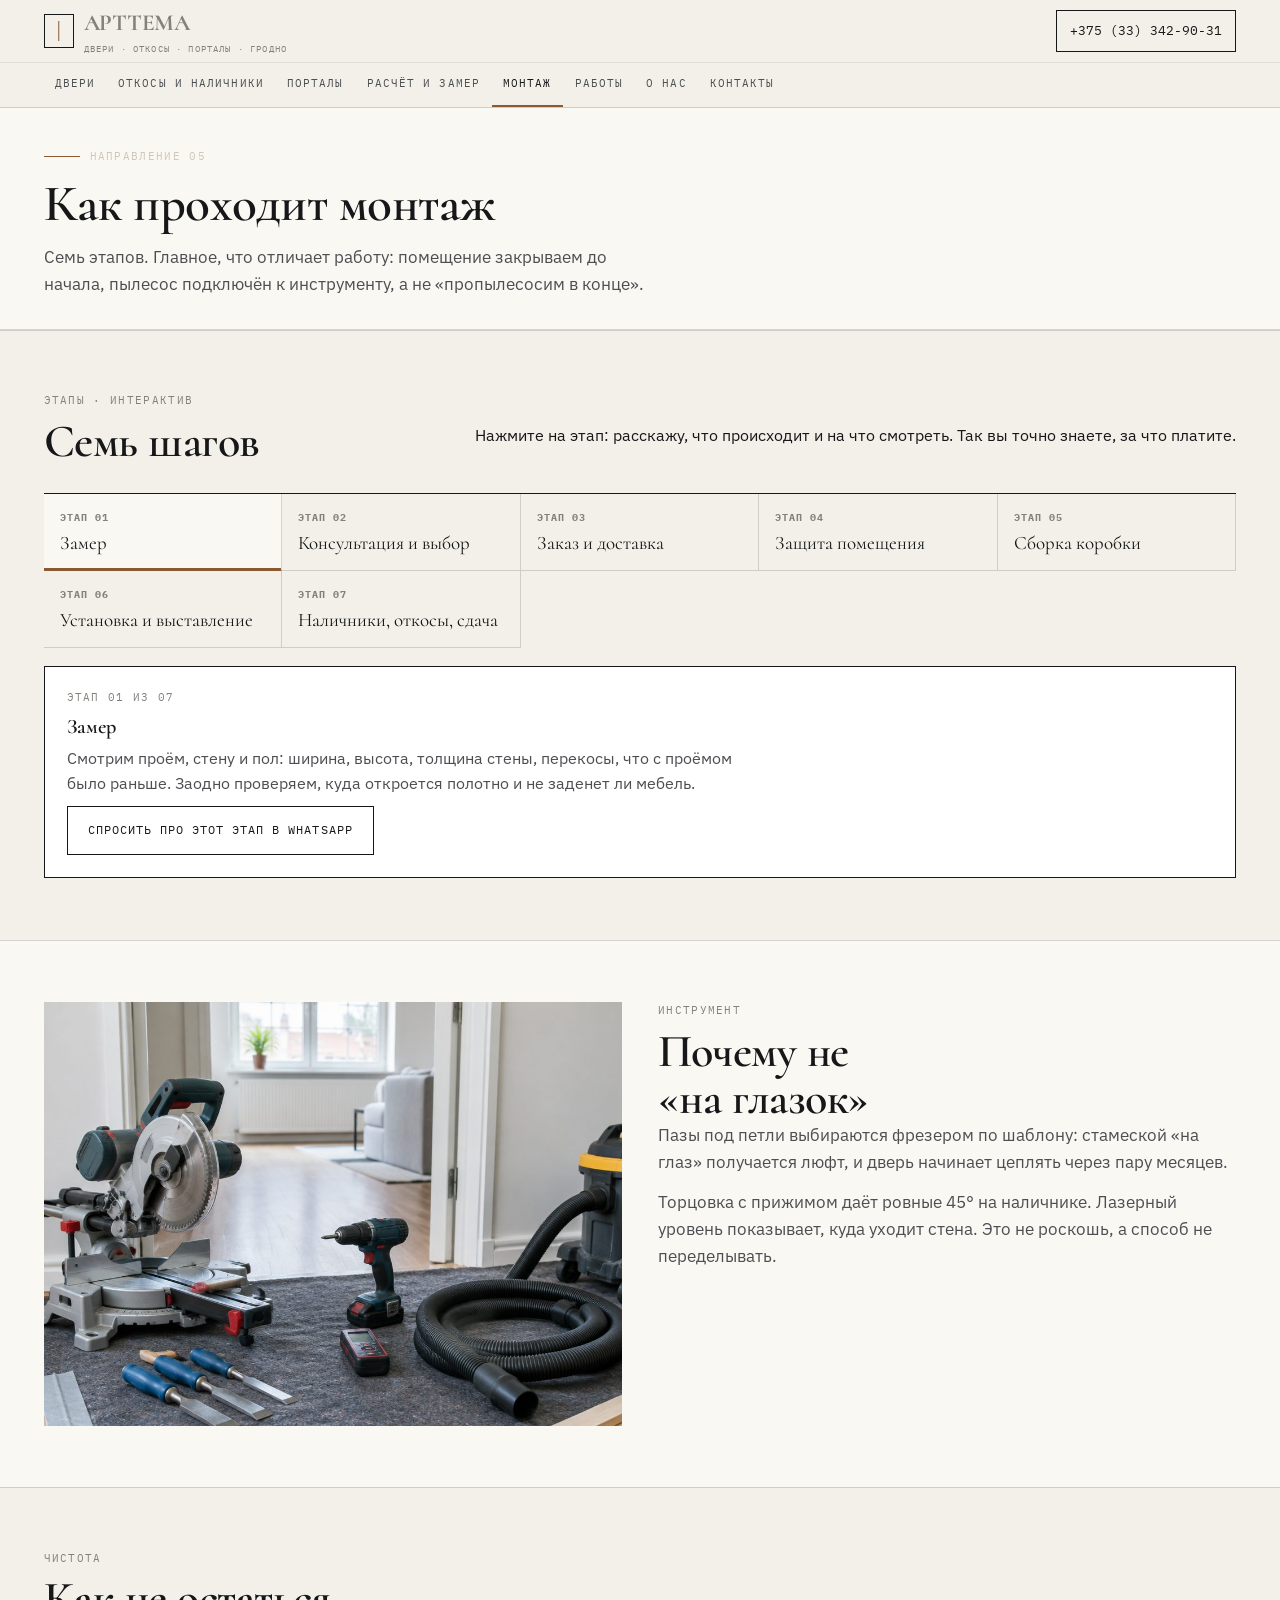
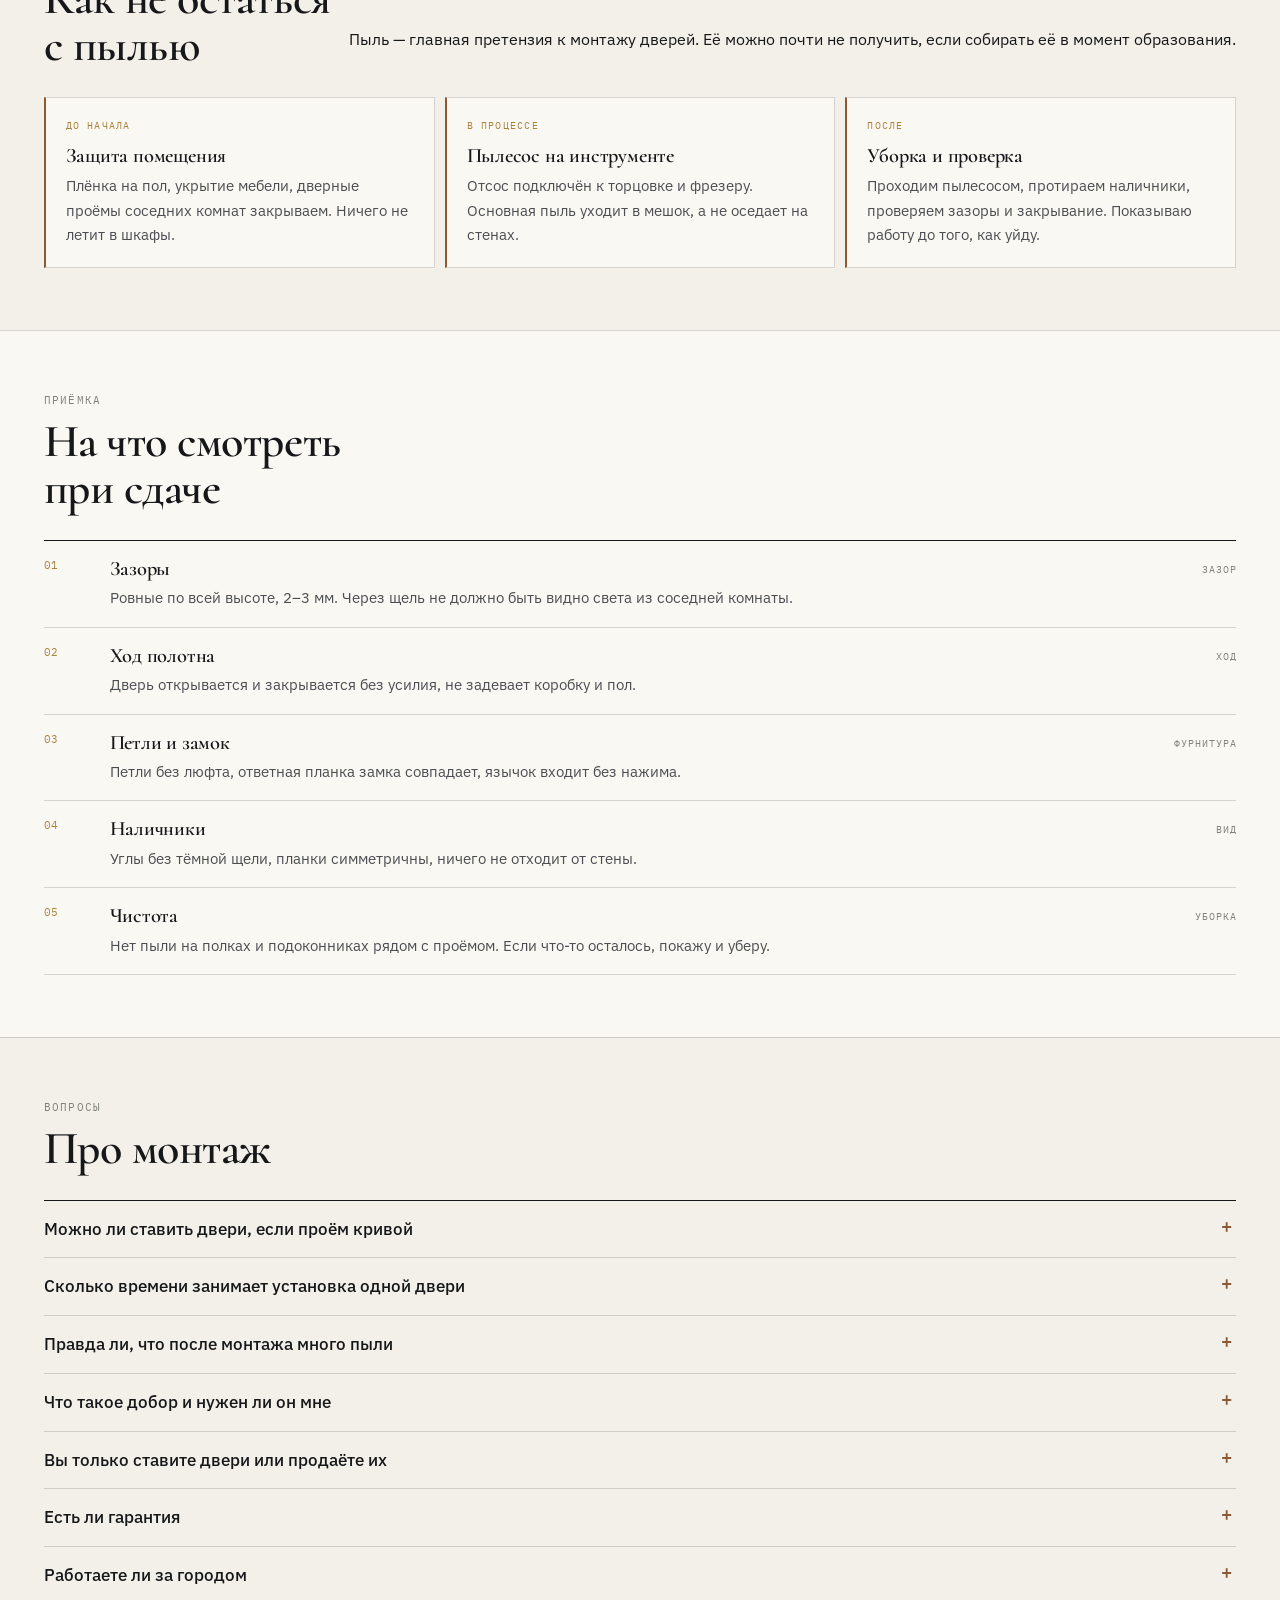
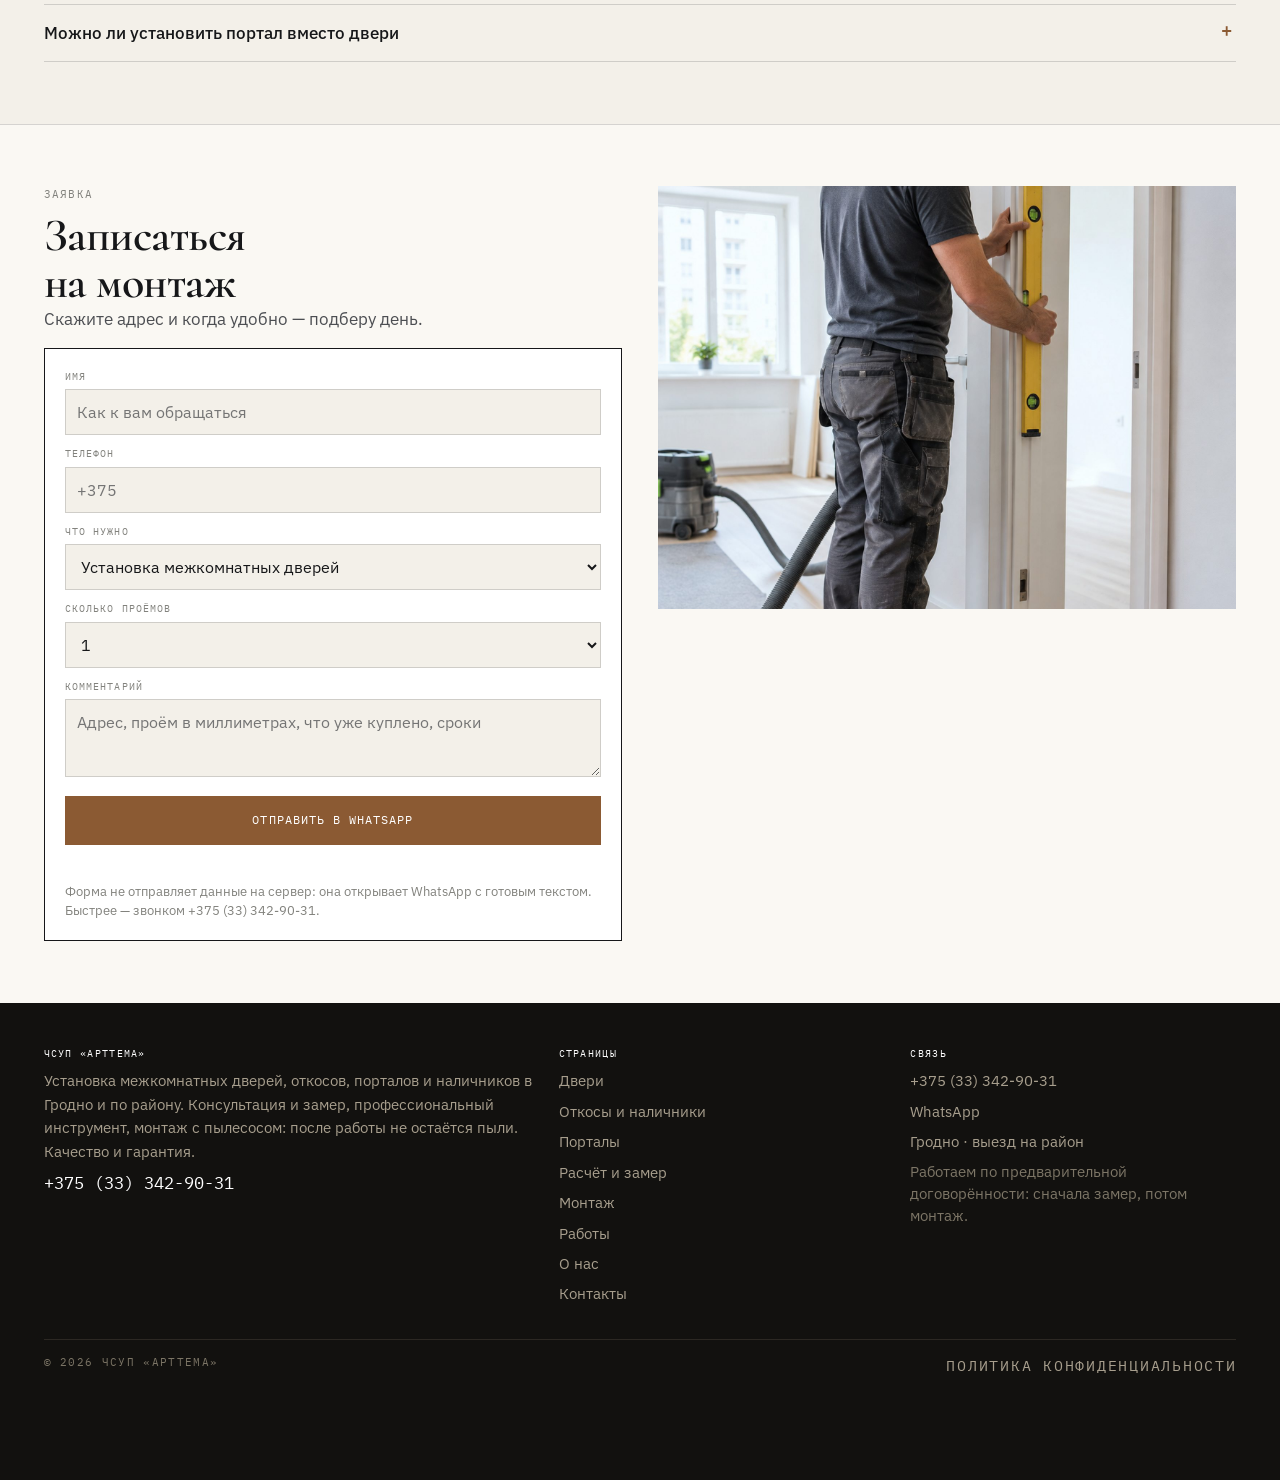
<file: montazh.html>
<!doctype html><html lang="ru"><head>
<meta charset="utf-8"><meta name="viewport" content="width=device-width,initial-scale=1">
<title>Как проходит монтаж дверей — этапы и чистота | АртТема</title><meta name="description" content="Семь этапов монтажа дверей: замер, консультация, доставка, защита помещения, сборка коробки, установка, наличники и сдача. Монтаж с пылесосом.">
<meta property="og:title" content="Как проходит монтаж дверей — этапы и чистота | АртТема"><meta property="og:description" content="Семь этапов монтажа дверей: замер, консультация, доставка, защита помещения, сборка коробки, установка, наличники и сдача. Монтаж с пылесосом.">
<meta property="og:type" content="website"><meta property="og:locale" content="ru_BY">
<link rel="icon" href="assets/img/favicon.svg" type="image/svg+xml">
<link rel="preconnect" href="https://fonts.googleapis.com"><link rel="preconnect" href="https://fonts.gstatic.com" crossorigin>
<link href="https://fonts.googleapis.com/css2?family=Cormorant:wght@500;600;700&family=IBM+Plex+Sans:wght@400;500;600&family=IBM+Plex+Mono:wght@400;500&display=swap" rel="stylesheet">
<style>
:root{--paper:#F3F0E9;--paper2:#FAF8F3;--ink:#161719;--ink2:#4C4E52;--ink3:#82827D;--line:rgba(22,23,25,.16);--line2:rgba(22,23,25,.08);
--wood:#8B5A33;--brass:#A9823F;--f-d:'Cormorant',Georgia,serif;--f-t:'IBM Plex Sans',Arial,sans-serif;--f-m:'IBM Plex Mono',monospace}
*{box-sizing:border-box}[hidden]{display:none!important}
body{margin:0;background:var(--paper);color:var(--ink);font:400 16px/1.62 var(--f-t);overflow-wrap:break-word}
img{max-width:100%;height:auto;display:block}
h1,h2,h3{font-family:var(--f-d);margin:0;font-weight:600;line-height:1.02;overflow-wrap:anywhere}
h1{font-size:clamp(2.3rem,6vw,5.2rem)}
.wrap{max-width:1440px;margin-inline:auto;padding-inline:clamp(16px,3.4vw,64px)}
.top{position:sticky;top:0;z-index:60;background:rgba(243,240,233,.97);border-bottom:1px solid var(--line)}
.top__row{display:flex;align-items:center;gap:12px;min-height:62px;min-width:0}
.top__sp{flex:1 1 auto;min-width:8px}
.brand{display:flex;align-items:center;gap:10px;min-width:0}
.brand__mark{width:30px;height:34px;border:1.5px solid var(--ink);position:relative;flex:none}
.brand__mark::after{content:"";position:absolute;left:50%;top:6px;bottom:6px;width:1.5px;background:var(--wood);transform:translateX(-50%)}
.brand b{font-family:var(--f-d);font-size:23px;font-weight:700;white-space:nowrap;overflow:hidden;text-overflow:ellipsis}
.brand span{font-family:var(--f-m);font-size:9px;letter-spacing:.13em;text-transform:uppercase;color:var(--ink3);white-space:nowrap;display:block}
.navbar{border-top:1px solid var(--line2);background:rgba(243,240,233,.99);position:relative}
.navbar__in{display:flex;align-items:center;gap:1px;overflow-x:auto;scrollbar-width:none;-ms-overflow-style:none}
.navbar__in::-webkit-scrollbar{display:none;height:0}
.navbar a{flex:none;font-family:var(--f-m);font-size:11px;letter-spacing:.1em;text-transform:uppercase;padding:12px 11px;white-space:nowrap;border-bottom:2px solid transparent;color:var(--ink2)}
.navbar a[aria-current="page"]{color:var(--ink);border-color:var(--wood)}
.btn{display:inline-flex;align-items:center;justify-content:center;font-family:var(--f-m);font-size:11.5px;letter-spacing:.09em;text-transform:uppercase;padding:14px 20px;border:1px solid var(--ink);background:var(--ink);color:var(--paper)}
.btn--wood{background:var(--wood);border-color:var(--wood);color:#fff}
.btn--ghost{background:transparent;color:var(--ink)}
.btn--wg{background:transparent;border-color:rgba(255,255,255,.55);color:#fff}
.btn--w{background:var(--paper2);border-color:var(--paper2);color:var(--ink)}
.hero{position:relative;overflow:hidden;background:#12110F;color:#fff}
.hero__bg{position:absolute;inset:0;width:100%;height:100%;object-fit:cover}
.hero__in{position:relative;z-index:2;max-width:1440px;margin-inline:auto}
.drawer{position:fixed;inset:0;z-index:120;background:rgba(20,19,17,.6);display:flex;justify-content:flex-end;overflow-y:auto}
.drawer__in{width:min(430px,100%);background:var(--paper);min-height:100%;padding:16px 20px 30px;display:flex;flex-direction:column}
.fbar{position:fixed;left:0;right:0;bottom:0;z-index:70;display:none;gap:6px;padding:8px 10px;background:rgba(243,240,233,.98);border-top:1px solid var(--line)}
.fbar a{flex:1;text-align:center;padding:10px 4px;font-family:var(--f-m);font-size:9.5px;letter-spacing:.06em;text-transform:uppercase;border:1px solid var(--ink);color:var(--ink)}
.fbar a:first-child{background:var(--wood);border-color:var(--wood);color:#fff}
@media (max-width:859px){.fbar{display:flex}body{padding-bottom:64px}.tel{display:none}.burger{display:flex}}
</style>
<link rel="stylesheet" href="assets/css/site.v1.css">
</head><body id="top">
<header class="top">
  <div class="wrap top__row">
    <a class="brand" href="index.html"><span class="brand__mark" aria-hidden="true"></span>
      <span><b>АртТема</b><span>двери · откосы · порталы · Гродно</span></span></a>
    <span class="top__sp"></span>
    <a class="tel" href="tel:+375333429031">+375 (33) 342-90-31</a>
    <button class="burger" id="burger" aria-label="Меню" aria-expanded="false" aria-controls="drawer"><span></span><span></span><span></span></button>
  </div>
  <nav class="navbar" aria-label="Страницы сайта"><div class="wrap navbar__in"><a href="dveri.html">Двери</a><a href="otkosy.html">Откосы и наличники</a><a href="portaly.html">Порталы</a><a href="raschet.html">Расчёт и замер</a><a href="montazh.html" aria-current="page">Монтаж</a><a href="raboty.html">Работы</a><a href="o-kompanii.html">О нас</a><a href="kontakty.html">Контакты</a></div></nav>
</header>
<div class="drawer" id="drawer" hidden><div class="drawer__in" role="dialog" aria-modal="true" aria-label="Меню сайта">
  <div class="drawer__head"><span class="mono">Меню · АртТема</span><button class="drawer__x" id="drawerClose" aria-label="Закрыть меню">×</button></div>
  <a class="dl" href="dveri.html">Двери</a><a class="dl" href="otkosy.html">Откосы и наличники</a><a class="dl" href="portaly.html">Порталы</a><a class="dl" href="raschet.html">Расчёт и замер</a><a class="dl" href="montazh.html">Монтаж</a><a class="dl" href="raboty.html">Работы</a><a class="dl" href="o-kompanii.html">О нас</a><a class="dl" href="kontakty.html">Контакты</a>
  <a class="dl" href="politika.html">Политика конфиденциальности</a>
  <a class="btn btn--wood" href="tel:+375333429031" style="margin-top:16px">+375 (33) 342-90-31</a>
  <a class="btn btn--ghost" href="https://wa.me/375333429031" target="_blank" rel="noopener" style="margin-top:8px">WhatsApp</a>
  <p class="fine" style="margin-top:14px">Гродно · выезд на район. Консультация и замер по договорённости.</p>
</div></div>

<section style="padding:40px 0 30px;border-bottom:1px solid var(--line);background:var(--paper2)">
<div class="wrap"><div class="tag" style="margin-bottom:12px"><i style="background:var(--wood)"></i><span class="mono">Направление 05</span></div>
<h1 style="font-size:clamp(1.9rem,4vw,3.2rem)">Как проходит монтаж</h1>
<p class="lead" style="margin:14px 0 0">Семь этапов. Главное, что отличает работу: помещение закрываем до начала, пылесос подключён к инструменту, а не «пропылесосим в конце».</p></div></section>
<main>
<section class="sec"><div class="wrap">
  <div class="shead"><div><p class="mono" style="margin-bottom:8px">Этапы · интерактив</p><h2>Семь шагов</h2></div>
    <p>Нажмите на этап: расскажу, что происходит и на что смотреть. Так вы точно знаете, за что платите.</p></div>
  <div id="steps">
  <div class="steps" role="group" aria-label="Этапы монтажа"><button type="button" data-i="0" aria-pressed="true"><b>ЭТАП 01</b><span>Замер</span></button><button type="button" data-i="1" aria-pressed="false"><b>ЭТАП 02</b><span>Консультация и выбор</span></button><button type="button" data-i="2" aria-pressed="false"><b>ЭТАП 03</b><span>Заказ и доставка</span></button><button type="button" data-i="3" aria-pressed="false"><b>ЭТАП 04</b><span>Защита помещения</span></button><button type="button" data-i="4" aria-pressed="false"><b>ЭТАП 05</b><span>Сборка коробки</span></button><button type="button" data-i="5" aria-pressed="false"><b>ЭТАП 06</b><span>Установка и выставление</span></button><button type="button" data-i="6" aria-pressed="false"><b>ЭТАП 07</b><span>Наличники, откосы, сдача</span></button></div>
  <div class="step__out" aria-live="polite">
    <span class="mono" id="st-kick">Этап 01</span>
    <h3 id="st-title"></h3>
    <p id="st-desc"></p>
    <a class="btn btn--ghost" id="st-cta" href="https://wa.me/375333429031" target="_blank" rel="noopener">Спросить про этот этап в WhatsApp</a>
  </div>
  <script type="application/json" id="stepsData">[{"n": "01", "t": "Замер", "d": "Смотрим проём, стену и пол: ширина, высота, толщина стены, перекосы, что с проёмом было раньше. Заодно проверяем, куда откроется полотно и не заденет ли мебель."}, {"n": "02", "t": "Консультация и выбор", "d": "Объясняю, какой размер полотна подойдёт, нужны ли доборы и какой наличник закроет стык. Без «привезём и посмотрим на месте»."}, {"n": "03", "t": "Заказ и доставка", "d": "Согласуем дату. Полотно и комплектующие приезжают заранее: монтаж не должен стоять из-за недостающей планки."}, {"n": "04", "t": "Защита помещения", "d": "Плёнка на пол, укрытие мебели, пылесос с фильтром подключён к инструменту. Пыль уходит в мешок, а не в квартиру."}, {"n": "05", "t": "Сборка коробки", "d": "Коробку собираем на полу, пазы под петли выбираем фрезером. Углы 45° пилим с прижимом, чтобы стык был без щели."}, {"n": "06", "t": "Установка и выставление", "d": "Ставим коробку, выставляем по уровню и отвесу, фиксируем. Полотно должно стоять ровно и закрываться с одного движения."}, {"n": "07", "t": "Наличники, откосы, сдача", "d": "Ставим наличники и откосы, убираем за собой, показываю работу. Пылесосим ещё раз, потому что пыль остаётся в углах."}]</script>
</div>
</div></section>
<section class="sec sec--white"><div class="wrap split">
  <div><img src="assets/img/tools.jpg" alt="Профессиональный инструмент для монтажа дверей" loading="lazy"></div>
  <div><p class="mono" style="margin-bottom:8px">Инструмент</p><h2>Почему не<br>«на глазок»</h2>
    <p class="lead" style="margin-bottom:12px">Пазы под петли выбираются фрезером по шаблону: стамеской «на глаз» получается люфт, и дверь начинает цеплять через пару месяцев.</p>
    <p class="lead">Торцовка с прижимом даёт ровные 45° на наличнике. Лазерный уровень показывает, куда уходит стена. Это не роскошь, а способ не переделывать.</p></div>
</div></section>
<section class="sec"><div class="wrap">
  <div class="shead"><div><p class="mono" style="margin-bottom:8px">Чистота</p><h2>Как не остаться<br>с пылью</h2></div>
    <p>Пыль — главная претензия к монтажу дверей. Её можно почти не получить, если собирать её в момент образования.</p></div>
  <div class="g3">
    <div class="card"><span class="card__t">До начала</span><h3>Защита помещения</h3><p>Плёнка на пол, укрытие мебели, дверные проёмы соседних комнат закрываем. Ничего не летит в шкафы.</p></div>
    <div class="card"><span class="card__t">В процессе</span><h3>Пылесос на инструменте</h3><p>Отсос подключён к торцовке и фрезеру. Основная пыль уходит в мешок, а не оседает на стенах.</p></div>
    <div class="card"><span class="card__t">После</span><h3>Уборка и проверка</h3><p>Проходим пылесосом, протираем наличники, проверяем зазоры и закрывание. Показываю работу до того, как уйду.</p></div>
  </div>
</div></section>
<section class="sec sec--white"><div class="wrap">
  <div class="shead"><div><p class="mono" style="margin-bottom:8px">Приёмка</p><h2>На что смотреть<br>при сдаче</h2></div></div>
  <div class="vd">
    <div class="row"><span class="n">01</span><div><h3>Зазоры</h3><p>Ровные по всей высоте, 2–3 мм. Через щель не должно быть видно света из соседней комнаты.</p></div><span class="u">зазор</span></div>
    <div class="row"><span class="n">02</span><div><h3>Ход полотна</h3><p>Дверь открывается и закрывается без усилия, не задевает коробку и пол.</p></div><span class="u">ход</span></div>
    <div class="row"><span class="n">03</span><div><h3>Петли и замок</h3><p>Петли без люфта, ответная планка замка совпадает, язычок входит без нажима.</p></div><span class="u">фурнитура</span></div>
    <div class="row"><span class="n">04</span><div><h3>Наличники</h3><p>Углы без тёмной щели, планки симметричны, ничего не отходит от стены.</p></div><span class="u">вид</span></div>
    <div class="row"><span class="n">05</span><div><h3>Чистота</h3><p>Нет пыли на полках и подоконниках рядом с проёмом. Если что-то осталось, покажу и уберу.</p></div><span class="u">уборка</span></div>
  </div>
</div></section>
<section class="sec"><div class="wrap">
  <div class="shead"><div><p class="mono" style="margin-bottom:8px">Вопросы</p><h2>Про монтаж</h2></div></div>
  <div class="acc"><details><summary>Можно ли ставить двери, если проём кривой</summary><p>Можно, но сначала его надо привести в порядок: подштукатурить или закрыть откосом. Если перекос большой, честно скажу об этом на замере, а не после монтажа.</p></details><details><summary>Сколько времени занимает установка одной двери</summary><p>Обычно один проём — это несколько часов вместе с наличниками. Точнее скажу после замера: зависит от стены и от того, меняется ли полотно или ставится на старое место.</p></details><details><summary>Правда ли, что после монтажа много пыли</summary><p>Пыль появляется, когда штробят и пилят без отсоса. Мы подключаем пылесос к инструменту и накрываем пол: после работы остаётся протереть подоконник, а не мыть всю квартиру.</p></details><details><summary>Что такое добор и нужен ли он мне</summary><p>Добор — планка, которая добирает коробку до толщины стены. В панельном доме со стеной 120 мм он почти всегда нужен: без него наличник не достанет до стены.</p></details><details><summary>Вы только ставите двери или продаёте их</summary><p>Мы устанавливаем: двери, откосы, порталы и наличники. Помогаем с размерами и подсказываем, чего не хватает в комплекте до монтажа.</p></details><details><summary>Есть ли гарантия</summary><p>На монтаж даём гарантию, срок и условия фиксируем при сдаче работы. Если дверь перестала закрываться по нашей вине — приедем и поправим.</p></details><details><summary>Работаете ли за городом</summary><p>Гродно и район. Дальние адреса обсуждаем отдельно: зависит от расстояния и загрузки.</p></details><details><summary>Можно ли установить портал вместо двери</summary><p>Да, это отдельное направление. Портал — это проём без полотна с оформленными откосами и наличниками, его делают, когда хотят открытое пространство.</p></details></div>
</div></section>
<section class="sec sec--white"><div class="wrap split">
  <div><p class="mono" style="margin-bottom:8px">Заявка</p><h2>Записаться<br>на монтаж</h2><p class="lead" style="margin-bottom:14px">Скажите адрес и когда удобно — подберу день.</p><form class="form" id="leadForm" novalidate>
  <div><label for="f-name">Имя</label><input id="f-name" name="name" type="text" autocomplete="name" placeholder="Как к вам обращаться"></div>
  <div><label for="f-phone">Телефон</label><input id="f-phone" name="phone" type="tel" autocomplete="tel" placeholder="+375"></div>
  <div><label for="f-job">Что нужно</label><select id="f-job" name="job">
    <option>Установка межкомнатных дверей</option><option>Откосы</option><option>Наличники</option>
    <option>Портал</option><option>Замер и консультация</option><option>Другое</option></select></div>
  <div><label for="f-qty">Сколько проёмов</label><select id="f-qty" name="qty">
    <option>1</option><option>2–3</option><option>4–6</option><option>больше 6</option></select></div>
  <div><label for="f-msg">Комментарий</label><textarea id="f-msg" name="msg" placeholder="Адрес, проём в миллиметрах, что уже куплено, сроки"></textarea></div>
  <button class="btn btn--wood" type="submit">Отправить в WhatsApp</button>
  <p class="form__msg" id="formMsg" role="status" aria-live="polite"></p>
  <p class="fine">Форма не отправляет данные на сервер: она открывает WhatsApp с готовым текстом. Быстрее — звонком +375 (33) 342-90-31.</p>
</form></div>
  <div><img src="assets/img/hero.jpg" alt="Монтаж двери" loading="lazy"></div>
</div></section>
</main>
<footer class="foot"><div class="wrap foot__in">
  <div><h4>ЧСУП «АртТема»</h4>
    <p>Установка межкомнатных дверей, откосов, порталов и наличников в Гродно и по району. Консультация и замер, профессиональный инструмент, монтаж с пылесосом: после работы не остаётся пыли. Качество и гарантия.</p>
    <a href="tel:+375333429031" style="font-family:var(--f-m);font-size:17px;color:#fff">+375 (33) 342-90-31</a></div>
  <div><h4>Страницы</h4><a href="dveri.html">Двери</a><a href="otkosy.html">Откосы и наличники</a><a href="portaly.html">Порталы</a><a href="raschet.html">Расчёт и замер</a><a href="montazh.html">Монтаж</a><a href="raboty.html">Работы</a><a href="o-kompanii.html">О нас</a><a href="kontakty.html">Контакты</a></div>
  <div><h4>Связь</h4><a href="tel:+375333429031">+375 (33) 342-90-31</a><a href="https://wa.me/375333429031" target="_blank" rel="noopener">WhatsApp</a>
    <p>Гродно · выезд на район</p><p class="fine" style="color:#7C7566">Работаем по предварительной договорённости: сначала замер, потом монтаж.</p></div>
  <div class="foot__bt"><span class="mono" style="color:#7C7566">© 2026 ЧСУП «АртТема»</span>
    <a href="politika.html" class="mono" style="color:#A79E8D">Политика конфиденциальности</a></div>
</div></footer>
<div class="fbar">
  <a href="tel:+375333429031">Позвонить</a>
  <a href="https://wa.me/375333429031" target="_blank" rel="noopener">WhatsApp</a>
  <a href="viber://chat?number=%2B375333429031">Viber</a>
  <a href="https://t.me/+375333429031" target="_blank" rel="noopener">Telegram</a>
</div>
<script src="assets/js/main.v1.js" defer></script>
</body></html>
</file>
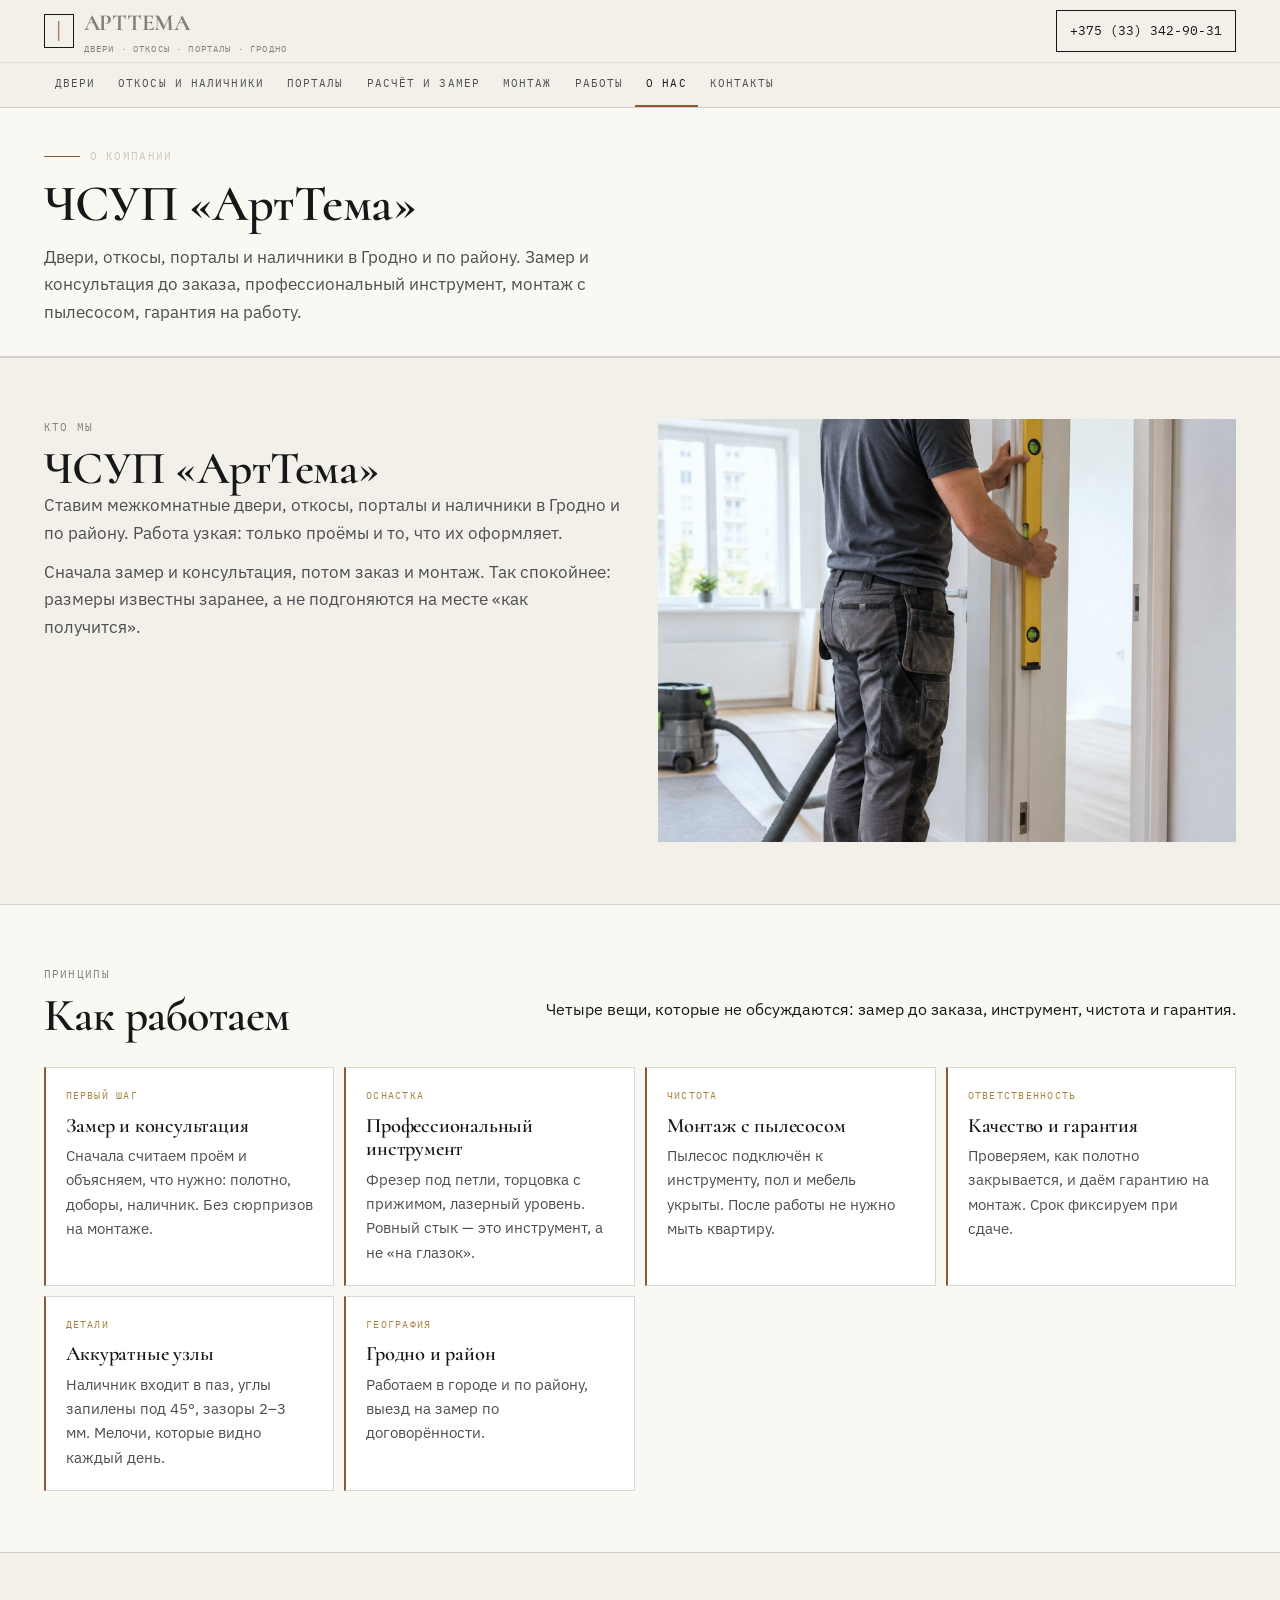
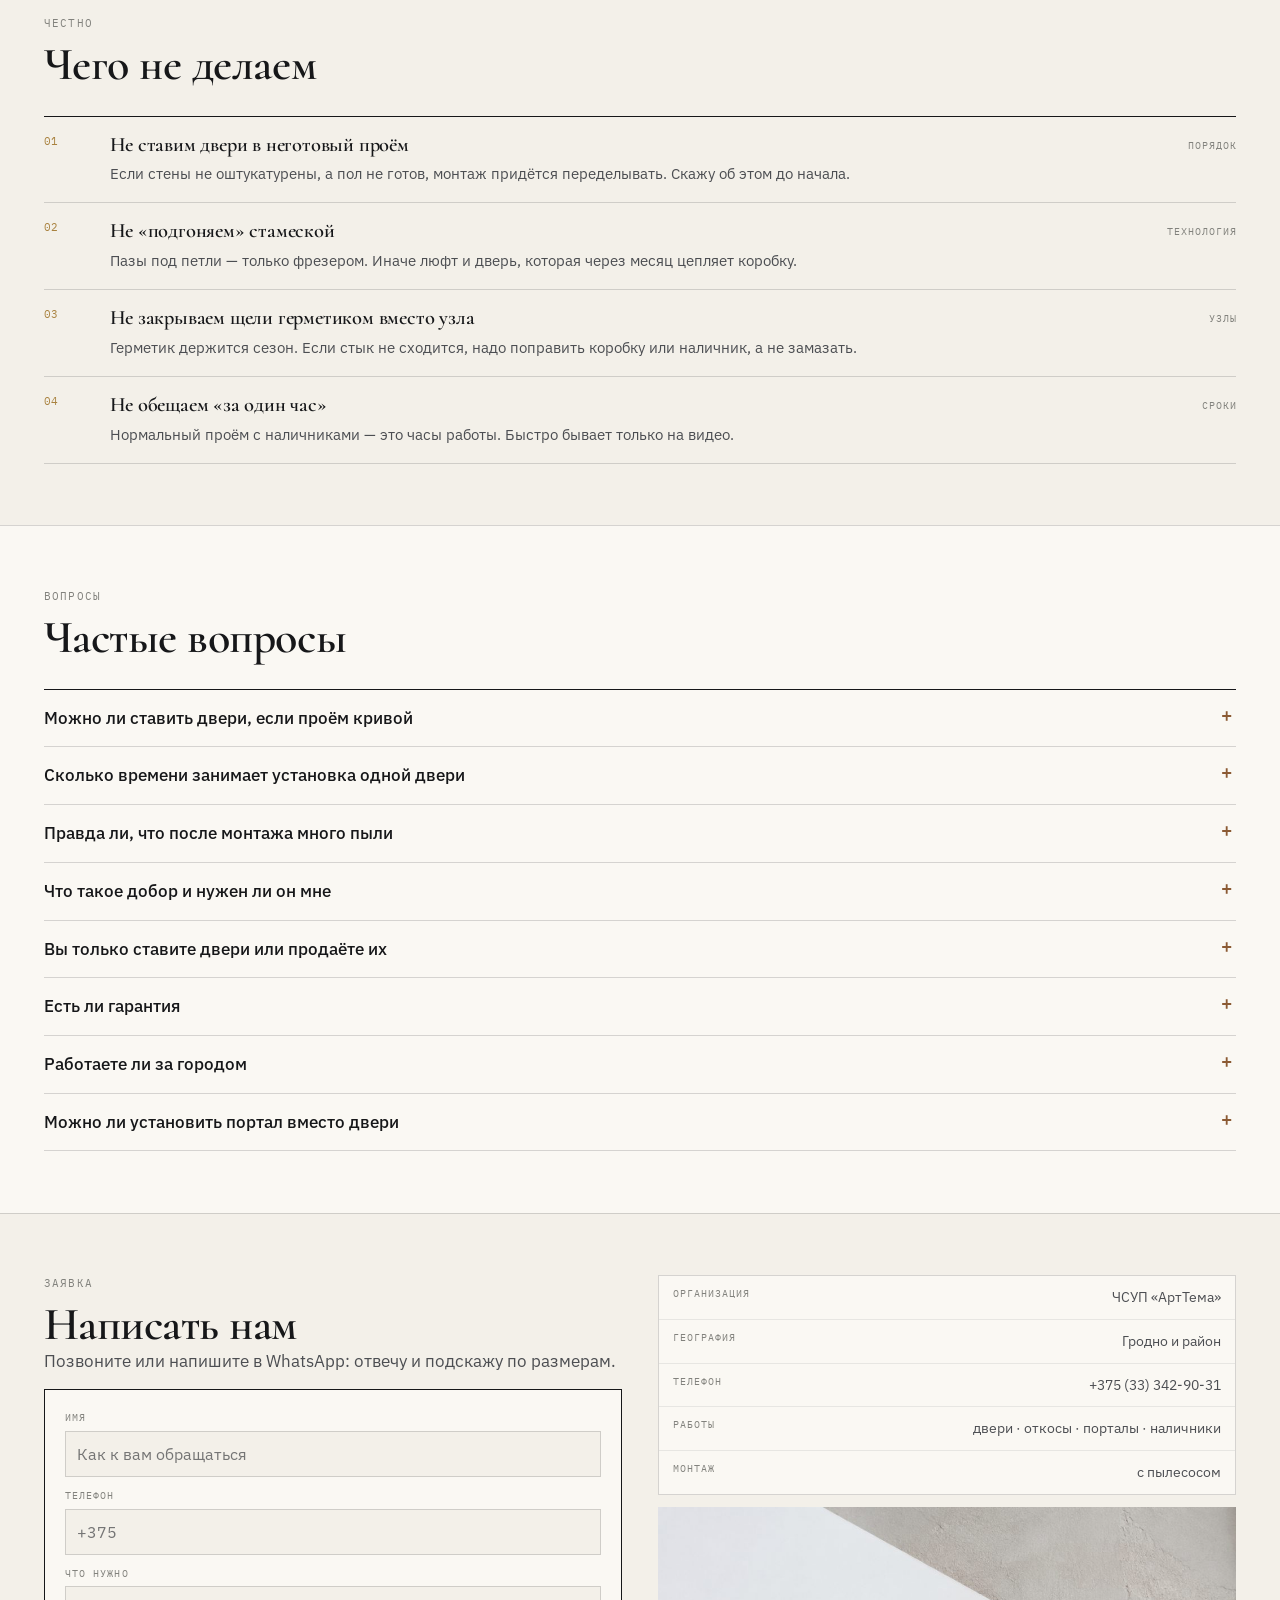
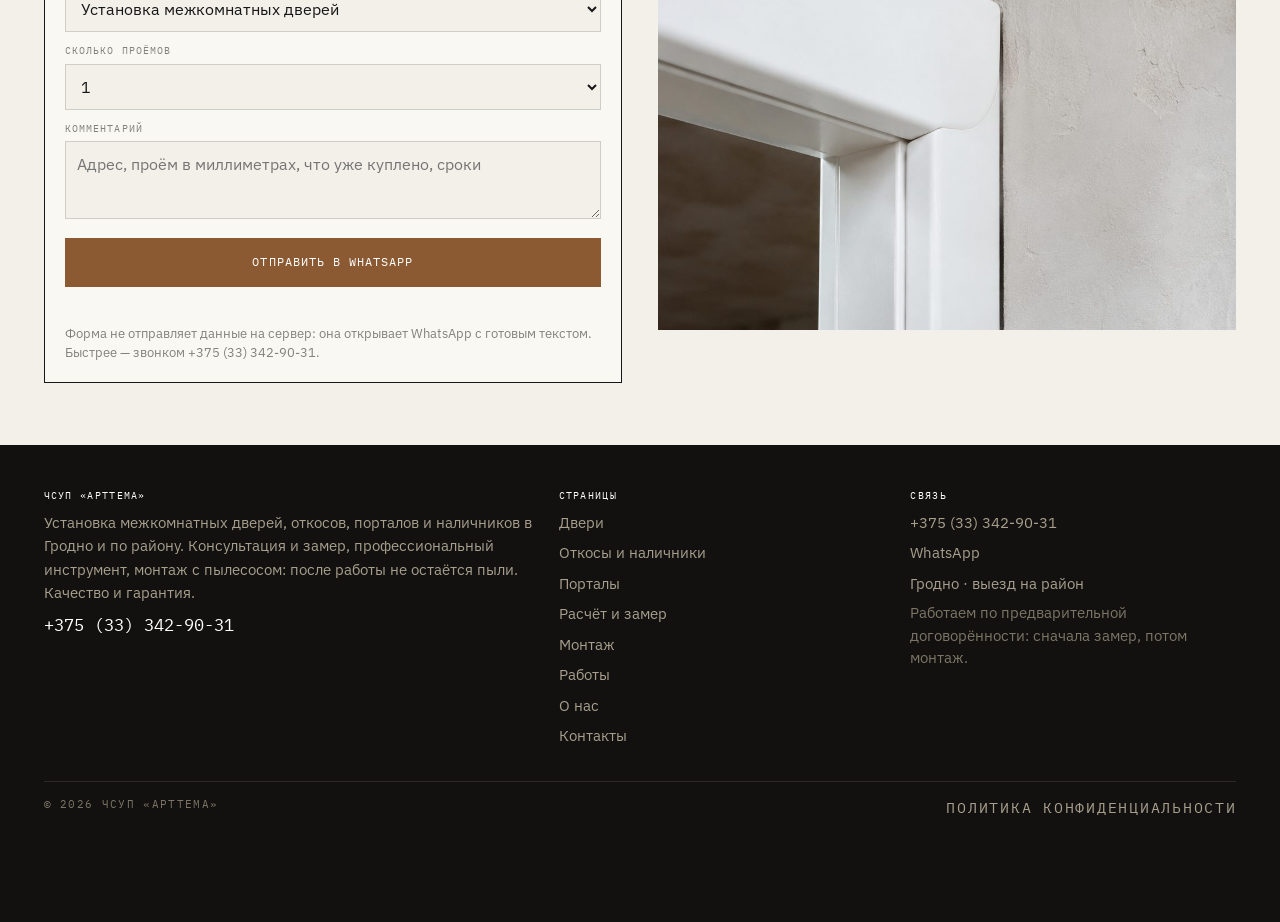
<file: o-kompanii.html>
<!doctype html><html lang="ru"><head>
<meta charset="utf-8"><meta name="viewport" content="width=device-width,initial-scale=1">
<title>О компании — ЧСУП «АртТема», Гродно</title><meta name="description" content="ЧСУП «АртТема»: установка межкомнатных дверей, откосов, порталов и наличников в Гродно и по району. Профессиональный инструмент, монтаж с пылесосом, гарантия.">
<meta property="og:title" content="О компании — ЧСУП «АртТема», Гродно"><meta property="og:description" content="ЧСУП «АртТема»: установка межкомнатных дверей, откосов, порталов и наличников в Гродно и по району. Профессиональный инструмент, монтаж с пылесосом, гарантия.">
<meta property="og:type" content="website"><meta property="og:locale" content="ru_BY">
<link rel="icon" href="assets/img/favicon.svg" type="image/svg+xml">
<link rel="preconnect" href="https://fonts.googleapis.com"><link rel="preconnect" href="https://fonts.gstatic.com" crossorigin>
<link href="https://fonts.googleapis.com/css2?family=Cormorant:wght@500;600;700&family=IBM+Plex+Sans:wght@400;500;600&family=IBM+Plex+Mono:wght@400;500&display=swap" rel="stylesheet">
<style>
:root{--paper:#F3F0E9;--paper2:#FAF8F3;--ink:#161719;--ink2:#4C4E52;--ink3:#82827D;--line:rgba(22,23,25,.16);--line2:rgba(22,23,25,.08);
--wood:#8B5A33;--brass:#A9823F;--f-d:'Cormorant',Georgia,serif;--f-t:'IBM Plex Sans',Arial,sans-serif;--f-m:'IBM Plex Mono',monospace}
*{box-sizing:border-box}[hidden]{display:none!important}
body{margin:0;background:var(--paper);color:var(--ink);font:400 16px/1.62 var(--f-t);overflow-wrap:break-word}
img{max-width:100%;height:auto;display:block}
h1,h2,h3{font-family:var(--f-d);margin:0;font-weight:600;line-height:1.02;overflow-wrap:anywhere}
h1{font-size:clamp(2.3rem,6vw,5.2rem)}
.wrap{max-width:1440px;margin-inline:auto;padding-inline:clamp(16px,3.4vw,64px)}
.top{position:sticky;top:0;z-index:60;background:rgba(243,240,233,.97);border-bottom:1px solid var(--line)}
.top__row{display:flex;align-items:center;gap:12px;min-height:62px;min-width:0}
.top__sp{flex:1 1 auto;min-width:8px}
.brand{display:flex;align-items:center;gap:10px;min-width:0}
.brand__mark{width:30px;height:34px;border:1.5px solid var(--ink);position:relative;flex:none}
.brand__mark::after{content:"";position:absolute;left:50%;top:6px;bottom:6px;width:1.5px;background:var(--wood);transform:translateX(-50%)}
.brand b{font-family:var(--f-d);font-size:23px;font-weight:700;white-space:nowrap;overflow:hidden;text-overflow:ellipsis}
.brand span{font-family:var(--f-m);font-size:9px;letter-spacing:.13em;text-transform:uppercase;color:var(--ink3);white-space:nowrap;display:block}
.navbar{border-top:1px solid var(--line2);background:rgba(243,240,233,.99);position:relative}
.navbar__in{display:flex;align-items:center;gap:1px;overflow-x:auto;scrollbar-width:none;-ms-overflow-style:none}
.navbar__in::-webkit-scrollbar{display:none;height:0}
.navbar a{flex:none;font-family:var(--f-m);font-size:11px;letter-spacing:.1em;text-transform:uppercase;padding:12px 11px;white-space:nowrap;border-bottom:2px solid transparent;color:var(--ink2)}
.navbar a[aria-current="page"]{color:var(--ink);border-color:var(--wood)}
.btn{display:inline-flex;align-items:center;justify-content:center;font-family:var(--f-m);font-size:11.5px;letter-spacing:.09em;text-transform:uppercase;padding:14px 20px;border:1px solid var(--ink);background:var(--ink);color:var(--paper)}
.btn--wood{background:var(--wood);border-color:var(--wood);color:#fff}
.btn--ghost{background:transparent;color:var(--ink)}
.btn--wg{background:transparent;border-color:rgba(255,255,255,.55);color:#fff}
.btn--w{background:var(--paper2);border-color:var(--paper2);color:var(--ink)}
.hero{position:relative;overflow:hidden;background:#12110F;color:#fff}
.hero__bg{position:absolute;inset:0;width:100%;height:100%;object-fit:cover}
.hero__in{position:relative;z-index:2;max-width:1440px;margin-inline:auto}
.drawer{position:fixed;inset:0;z-index:120;background:rgba(20,19,17,.6);display:flex;justify-content:flex-end;overflow-y:auto}
.drawer__in{width:min(430px,100%);background:var(--paper);min-height:100%;padding:16px 20px 30px;display:flex;flex-direction:column}
.fbar{position:fixed;left:0;right:0;bottom:0;z-index:70;display:none;gap:6px;padding:8px 10px;background:rgba(243,240,233,.98);border-top:1px solid var(--line)}
.fbar a{flex:1;text-align:center;padding:10px 4px;font-family:var(--f-m);font-size:9.5px;letter-spacing:.06em;text-transform:uppercase;border:1px solid var(--ink);color:var(--ink)}
.fbar a:first-child{background:var(--wood);border-color:var(--wood);color:#fff}
@media (max-width:859px){.fbar{display:flex}body{padding-bottom:64px}.tel{display:none}.burger{display:flex}}
</style>
<link rel="stylesheet" href="assets/css/site.v1.css">
</head><body id="top">
<header class="top">
  <div class="wrap top__row">
    <a class="brand" href="index.html"><span class="brand__mark" aria-hidden="true"></span>
      <span><b>АртТема</b><span>двери · откосы · порталы · Гродно</span></span></a>
    <span class="top__sp"></span>
    <a class="tel" href="tel:+375333429031">+375 (33) 342-90-31</a>
    <button class="burger" id="burger" aria-label="Меню" aria-expanded="false" aria-controls="drawer"><span></span><span></span><span></span></button>
  </div>
  <nav class="navbar" aria-label="Страницы сайта"><div class="wrap navbar__in"><a href="dveri.html">Двери</a><a href="otkosy.html">Откосы и наличники</a><a href="portaly.html">Порталы</a><a href="raschet.html">Расчёт и замер</a><a href="montazh.html">Монтаж</a><a href="raboty.html">Работы</a><a href="o-kompanii.html" aria-current="page">О нас</a><a href="kontakty.html">Контакты</a></div></nav>
</header>
<div class="drawer" id="drawer" hidden><div class="drawer__in" role="dialog" aria-modal="true" aria-label="Меню сайта">
  <div class="drawer__head"><span class="mono">Меню · АртТема</span><button class="drawer__x" id="drawerClose" aria-label="Закрыть меню">×</button></div>
  <a class="dl" href="dveri.html">Двери</a><a class="dl" href="otkosy.html">Откосы и наличники</a><a class="dl" href="portaly.html">Порталы</a><a class="dl" href="raschet.html">Расчёт и замер</a><a class="dl" href="montazh.html">Монтаж</a><a class="dl" href="raboty.html">Работы</a><a class="dl" href="o-kompanii.html">О нас</a><a class="dl" href="kontakty.html">Контакты</a>
  <a class="dl" href="politika.html">Политика конфиденциальности</a>
  <a class="btn btn--wood" href="tel:+375333429031" style="margin-top:16px">+375 (33) 342-90-31</a>
  <a class="btn btn--ghost" href="https://wa.me/375333429031" target="_blank" rel="noopener" style="margin-top:8px">WhatsApp</a>
  <p class="fine" style="margin-top:14px">Гродно · выезд на район. Консультация и замер по договорённости.</p>
</div></div>

<section style="padding:40px 0 30px;border-bottom:1px solid var(--line);background:var(--paper2)">
<div class="wrap"><div class="tag" style="margin-bottom:12px"><i style="background:var(--wood)"></i><span class="mono">О компании</span></div>
<h1 style="font-size:clamp(1.9rem,4vw,3.2rem)">ЧСУП «АртТема»</h1>
<p class="lead" style="margin:14px 0 0">Двери, откосы, порталы и наличники в Гродно и по району. Замер и консультация до заказа, профессиональный инструмент, монтаж с пылесосом, гарантия на работу.</p></div></section>
<main>
<section class="sec"><div class="wrap split">
  <div><p class="mono" style="margin-bottom:8px">Кто мы</p><h2>ЧСУП «АртТема»</h2>
    <p class="lead" style="margin-bottom:12px">Ставим межкомнатные двери, откосы, порталы и наличники в Гродно и по району. Работа узкая: только проёмы и то, что их оформляет.</p>
    <p class="lead">Сначала замер и консультация, потом заказ и монтаж. Так спокойнее: размеры известны заранее, а не подгоняются на месте «как получится».</p></div>
  <div><img src="assets/img/hero.jpg" alt="Монтаж двери в квартире" loading="lazy"></div>
</div></section>
<section class="sec sec--white"><div class="wrap">
  <div class="shead"><div><p class="mono" style="margin-bottom:8px">Принципы</p><h2>Как работаем</h2></div>
    <p>Четыре вещи, которые не обсуждаются: замер до заказа, инструмент, чистота и гарантия.</p></div>
  <div class="g3"><div class="card"><span class="card__t">Первый шаг</span><h3>Замер и консультация</h3><p>Сначала считаем проём и объясняем, что нужно: полотно, доборы, наличник. Без сюрпризов на монтаже.</p></div><div class="card"><span class="card__t">Оснастка</span><h3>Профессиональный инструмент</h3><p>Фрезер под петли, торцовка с прижимом, лазерный уровень. Ровный стык — это инструмент, а не «на глазок».</p></div><div class="card"><span class="card__t">Чистота</span><h3>Монтаж с пылесосом</h3><p>Пылесос подключён к инструменту, пол и мебель укрыты. После работы не нужно мыть квартиру.</p></div><div class="card"><span class="card__t">Ответственность</span><h3>Качество и гарантия</h3><p>Проверяем, как полотно закрывается, и даём гарантию на монтаж. Срок фиксируем при сдаче.</p></div><div class="card"><span class="card__t">Детали</span><h3>Аккуратные узлы</h3><p>Наличник входит в паз, углы запилены под 45°, зазоры 2–3 мм. Мелочи, которые видно каждый день.</p></div><div class="card"><span class="card__t">География</span><h3>Гродно и район</h3><p>Работаем в городе и по району, выезд на замер по договорённости.</p></div></div>
</div></section>
<section class="sec"><div class="wrap">
  <div class="shead"><div><p class="mono" style="margin-bottom:8px">Честно</p><h2>Чего не делаем</h2></div></div>
  <div class="vd">
    <div class="row"><span class="n">01</span><div><h3>Не ставим двери в неготовый проём</h3><p>Если стены не оштукатурены, а пол не готов, монтаж придётся переделывать. Скажу об этом до начала.</p></div><span class="u">порядок</span></div>
    <div class="row"><span class="n">02</span><div><h3>Не «подгоняем» стамеской</h3><p>Пазы под петли — только фрезером. Иначе люфт и дверь, которая через месяц цепляет коробку.</p></div><span class="u">технология</span></div>
    <div class="row"><span class="n">03</span><div><h3>Не закрываем щели герметиком вместо узла</h3><p>Герметик держится сезон. Если стык не сходится, надо поправить коробку или наличник, а не замазать.</p></div><span class="u">узлы</span></div>
    <div class="row"><span class="n">04</span><div><h3>Не обещаем «за один час»</h3><p>Нормальный проём с наличниками — это часы работы. Быстро бывает только на видео.</p></div><span class="u">сроки</span></div>
  </div>
</div></section>
<section class="sec sec--white"><div class="wrap">
  <div class="shead"><div><p class="mono" style="margin-bottom:8px">Вопросы</p><h2>Частые вопросы</h2></div></div>
  <div class="acc"><details><summary>Можно ли ставить двери, если проём кривой</summary><p>Можно, но сначала его надо привести в порядок: подштукатурить или закрыть откосом. Если перекос большой, честно скажу об этом на замере, а не после монтажа.</p></details><details><summary>Сколько времени занимает установка одной двери</summary><p>Обычно один проём — это несколько часов вместе с наличниками. Точнее скажу после замера: зависит от стены и от того, меняется ли полотно или ставится на старое место.</p></details><details><summary>Правда ли, что после монтажа много пыли</summary><p>Пыль появляется, когда штробят и пилят без отсоса. Мы подключаем пылесос к инструменту и накрываем пол: после работы остаётся протереть подоконник, а не мыть всю квартиру.</p></details><details><summary>Что такое добор и нужен ли он мне</summary><p>Добор — планка, которая добирает коробку до толщины стены. В панельном доме со стеной 120 мм он почти всегда нужен: без него наличник не достанет до стены.</p></details><details><summary>Вы только ставите двери или продаёте их</summary><p>Мы устанавливаем: двери, откосы, порталы и наличники. Помогаем с размерами и подсказываем, чего не хватает в комплекте до монтажа.</p></details><details><summary>Есть ли гарантия</summary><p>На монтаж даём гарантию, срок и условия фиксируем при сдаче работы. Если дверь перестала закрываться по нашей вине — приедем и поправим.</p></details><details><summary>Работаете ли за городом</summary><p>Гродно и район. Дальние адреса обсуждаем отдельно: зависит от расстояния и загрузки.</p></details><details><summary>Можно ли установить портал вместо двери</summary><p>Да, это отдельное направление. Портал — это проём без полотна с оформленными откосами и наличниками, его делают, когда хотят открытое пространство.</p></details></div>
</div></section>
<section class="sec"><div class="wrap split">
  <div><p class="mono" style="margin-bottom:8px">Заявка</p><h2>Написать нам</h2><p class="lead" style="margin-bottom:14px">Позвоните или напишите в WhatsApp: отвечу и подскажу по размерам.</p><form class="form" id="leadForm" novalidate>
  <div><label for="f-name">Имя</label><input id="f-name" name="name" type="text" autocomplete="name" placeholder="Как к вам обращаться"></div>
  <div><label for="f-phone">Телефон</label><input id="f-phone" name="phone" type="tel" autocomplete="tel" placeholder="+375"></div>
  <div><label for="f-job">Что нужно</label><select id="f-job" name="job">
    <option>Установка межкомнатных дверей</option><option>Откосы</option><option>Наличники</option>
    <option>Портал</option><option>Замер и консультация</option><option>Другое</option></select></div>
  <div><label for="f-qty">Сколько проёмов</label><select id="f-qty" name="qty">
    <option>1</option><option>2–3</option><option>4–6</option><option>больше 6</option></select></div>
  <div><label for="f-msg">Комментарий</label><textarea id="f-msg" name="msg" placeholder="Адрес, проём в миллиметрах, что уже куплено, сроки"></textarea></div>
  <button class="btn btn--wood" type="submit">Отправить в WhatsApp</button>
  <p class="form__msg" id="formMsg" role="status" aria-live="polite"></p>
  <p class="fine">Форма не отправляет данные на сервер: она открывает WhatsApp с готовым текстом. Быстрее — звонком +375 (33) 342-90-31.</p>
</form></div>
  <div><div class="pass">
      <div class="r"><b>Организация</b><span>ЧСУП «АртТема»</span></div>
      <div class="r"><b>География</b><span>Гродно и район</span></div>
      <div class="r"><b>Телефон</b><span>+375 (33) 342-90-31</span></div>
      <div class="r"><b>Работы</b><span>двери · откосы · порталы · наличники</span></div>
      <div class="r"><b>Монтаж</b><span>с пылесосом</span></div>
    </div>
    <img src="assets/img/casing.jpg" alt="Наличник после установки" loading="lazy" style="margin-top:12px"></div>
</div></section>
</main>
<footer class="foot"><div class="wrap foot__in">
  <div><h4>ЧСУП «АртТема»</h4>
    <p>Установка межкомнатных дверей, откосов, порталов и наличников в Гродно и по району. Консультация и замер, профессиональный инструмент, монтаж с пылесосом: после работы не остаётся пыли. Качество и гарантия.</p>
    <a href="tel:+375333429031" style="font-family:var(--f-m);font-size:17px;color:#fff">+375 (33) 342-90-31</a></div>
  <div><h4>Страницы</h4><a href="dveri.html">Двери</a><a href="otkosy.html">Откосы и наличники</a><a href="portaly.html">Порталы</a><a href="raschet.html">Расчёт и замер</a><a href="montazh.html">Монтаж</a><a href="raboty.html">Работы</a><a href="o-kompanii.html">О нас</a><a href="kontakty.html">Контакты</a></div>
  <div><h4>Связь</h4><a href="tel:+375333429031">+375 (33) 342-90-31</a><a href="https://wa.me/375333429031" target="_blank" rel="noopener">WhatsApp</a>
    <p>Гродно · выезд на район</p><p class="fine" style="color:#7C7566">Работаем по предварительной договорённости: сначала замер, потом монтаж.</p></div>
  <div class="foot__bt"><span class="mono" style="color:#7C7566">© 2026 ЧСУП «АртТема»</span>
    <a href="politika.html" class="mono" style="color:#A79E8D">Политика конфиденциальности</a></div>
</div></footer>
<div class="fbar">
  <a href="tel:+375333429031">Позвонить</a>
  <a href="https://wa.me/375333429031" target="_blank" rel="noopener">WhatsApp</a>
  <a href="viber://chat?number=%2B375333429031">Viber</a>
  <a href="https://t.me/+375333429031" target="_blank" rel="noopener">Telegram</a>
</div>
<script src="assets/js/main.v1.js" defer></script>
</body></html>
</file>
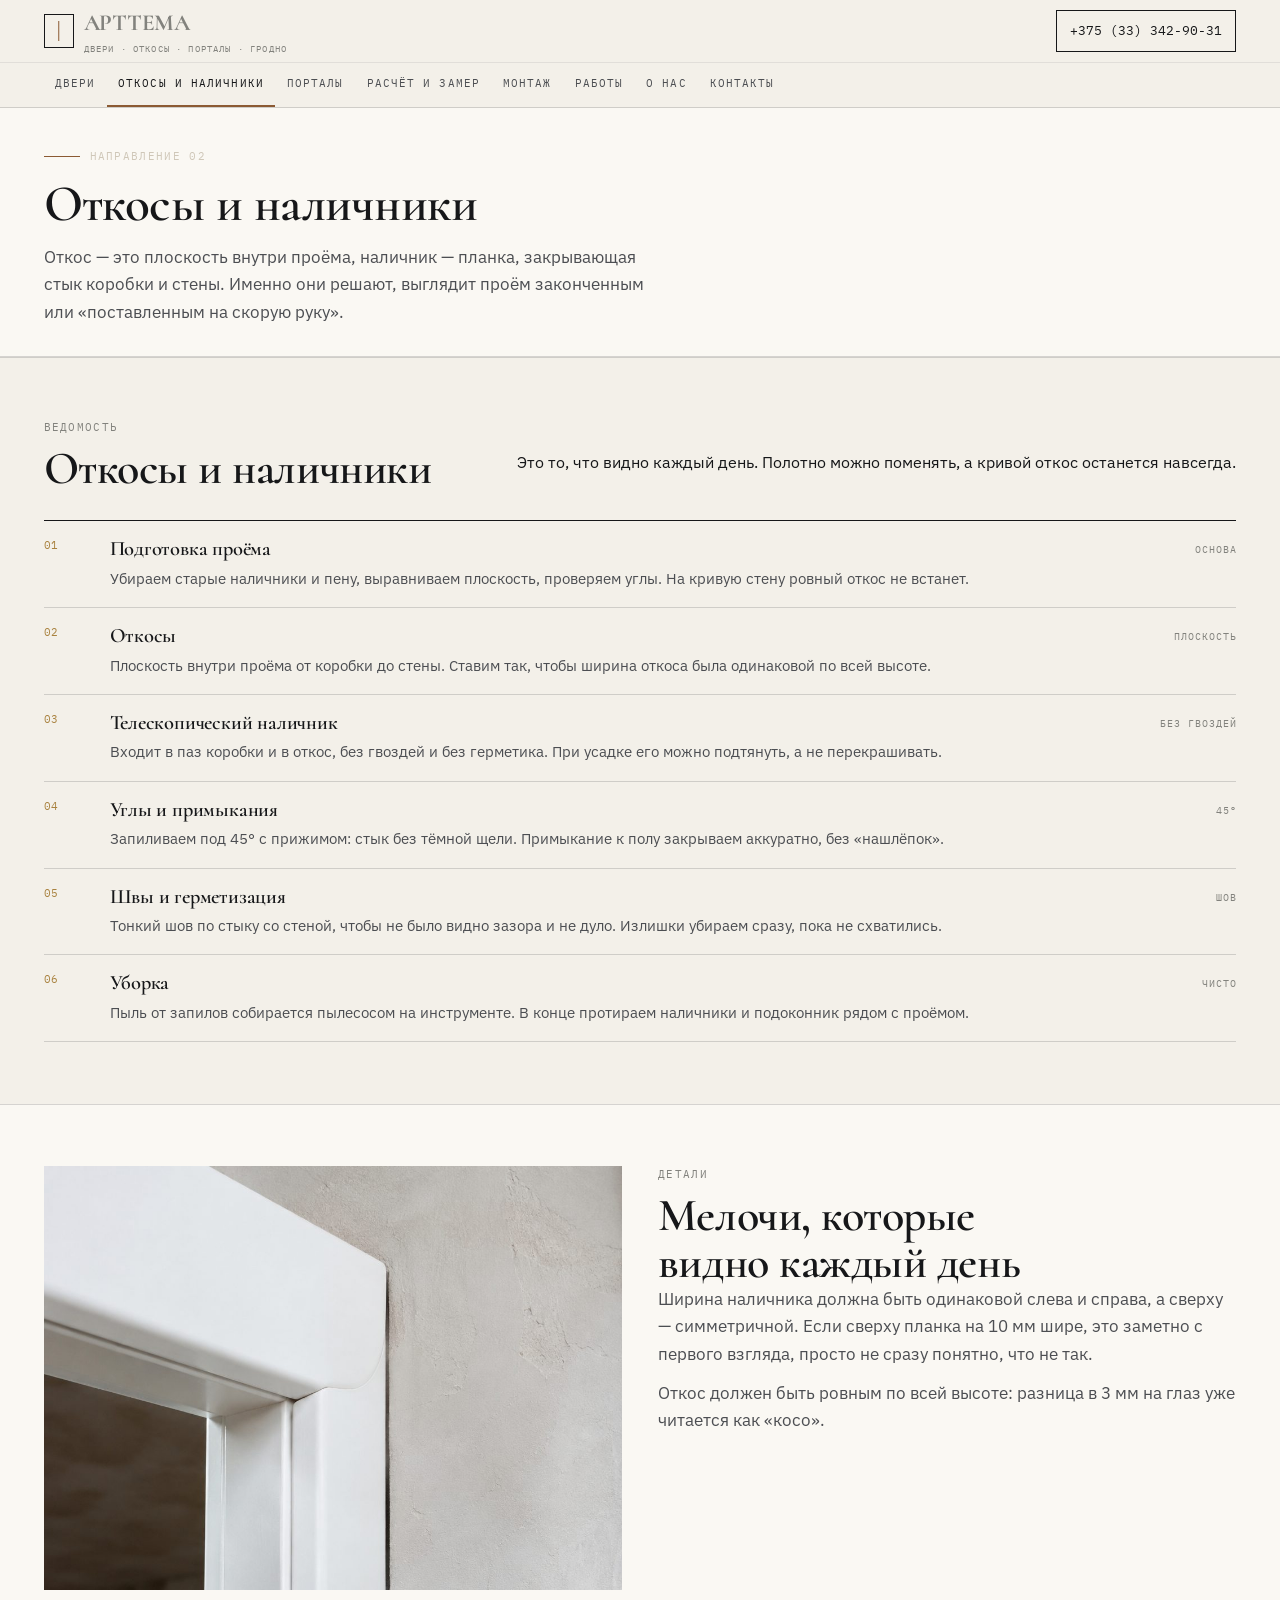
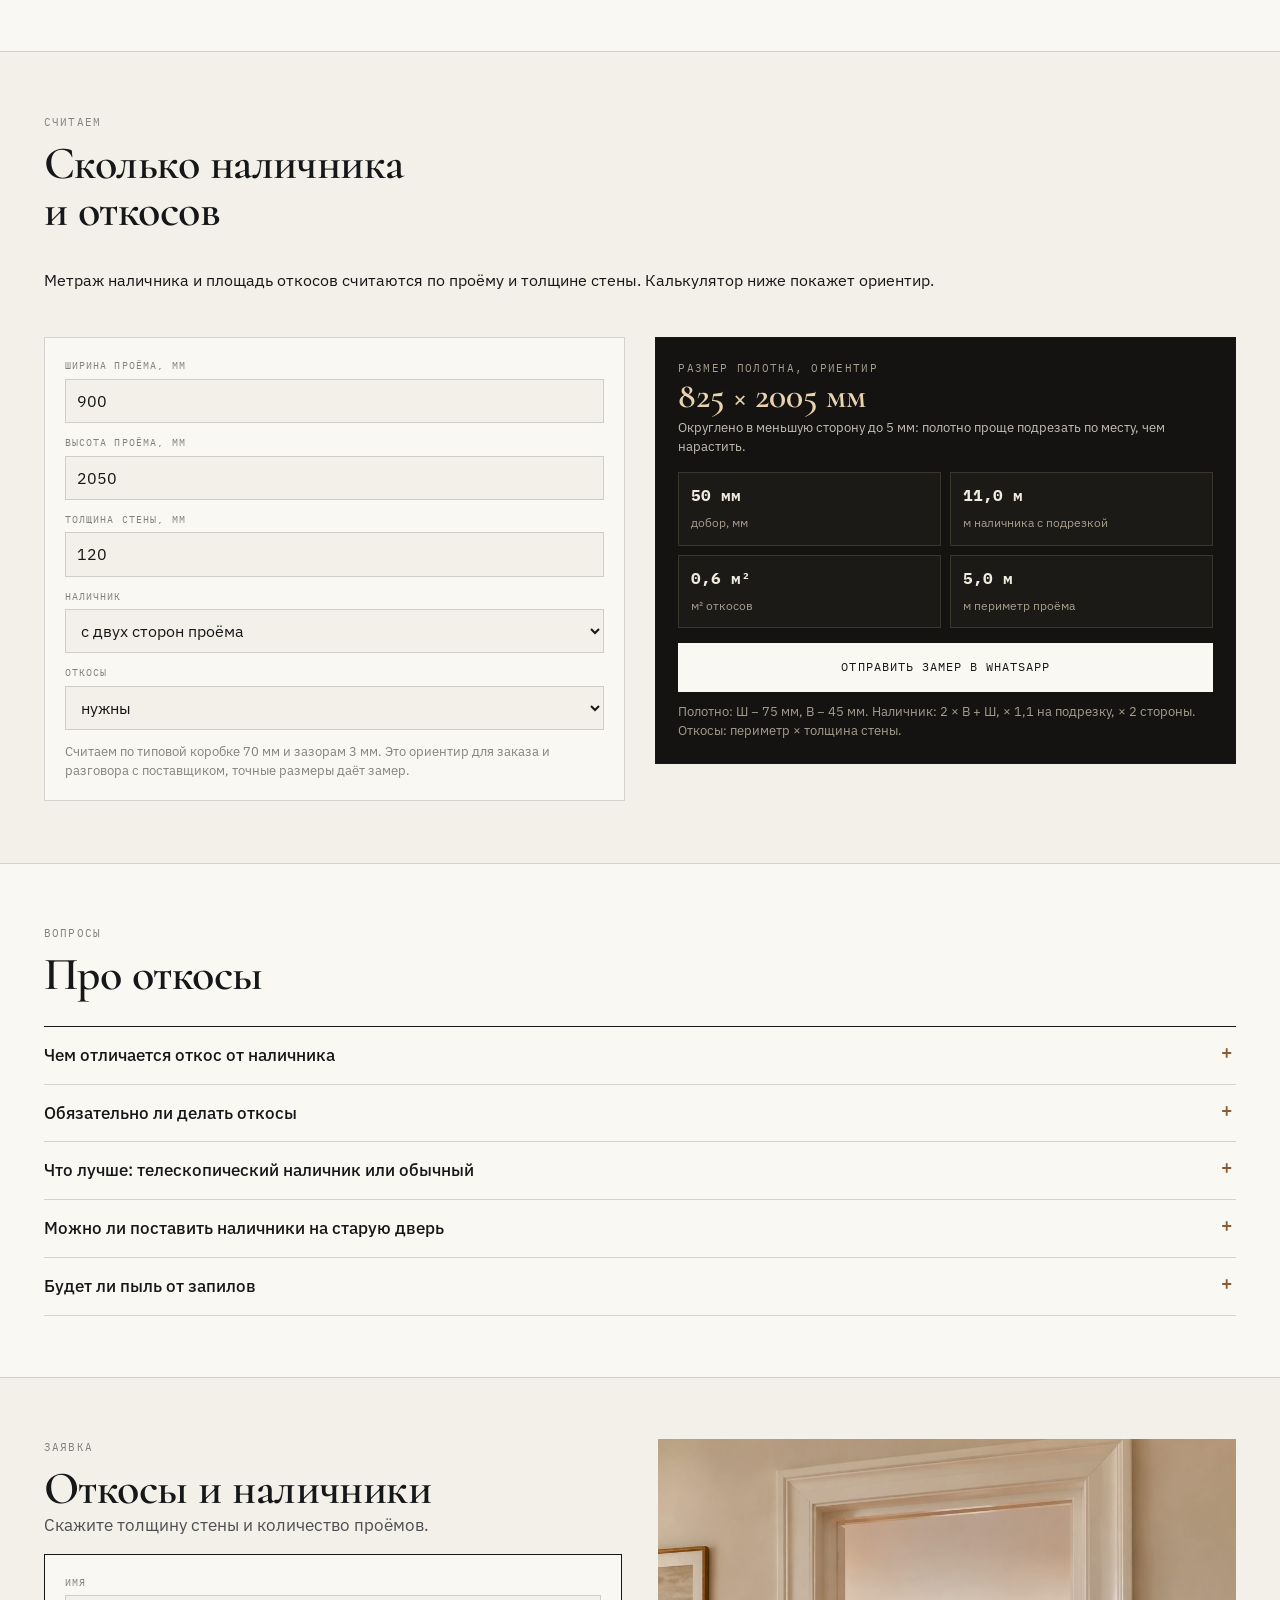
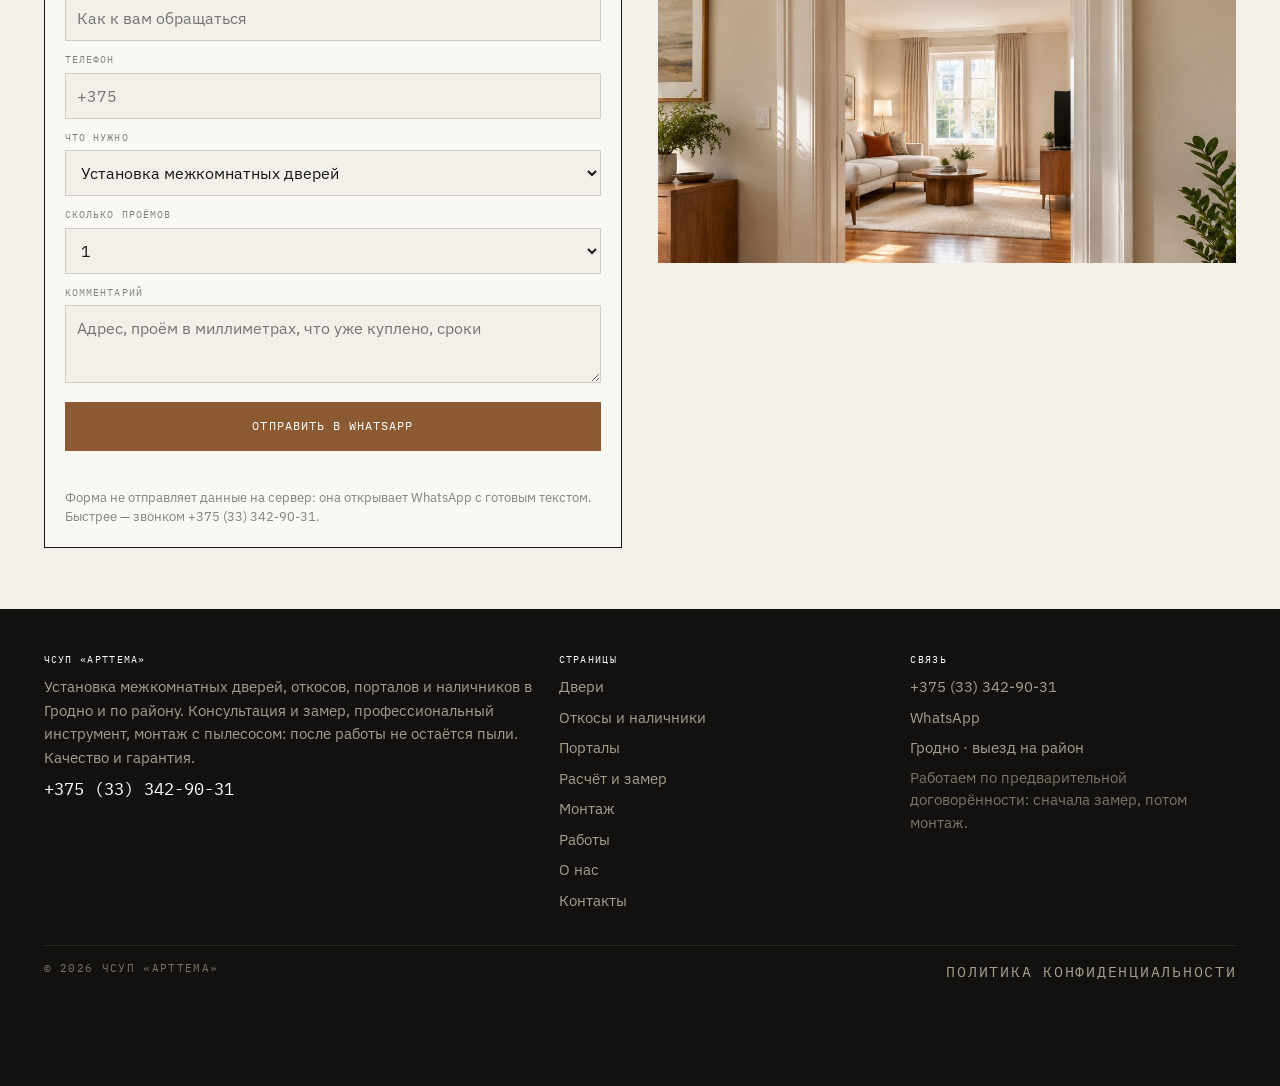
<file: otkosy.html>
<!doctype html><html lang="ru"><head>
<meta charset="utf-8"><meta name="viewport" content="width=device-width,initial-scale=1">
<title>Откосы и наличники — установка в Гродно | АртТема</title><meta name="description" content="Откосы внутри проёма и наличники на стыке коробки и стены: телескопические планки, аккуратные углы, ровные примыкания. Гродно и район.">
<meta property="og:title" content="Откосы и наличники — установка в Гродно | АртТема"><meta property="og:description" content="Откосы внутри проёма и наличники на стыке коробки и стены: телескопические планки, аккуратные углы, ровные примыкания. Гродно и район.">
<meta property="og:type" content="website"><meta property="og:locale" content="ru_BY">
<link rel="icon" href="assets/img/favicon.svg" type="image/svg+xml">
<link rel="preconnect" href="https://fonts.googleapis.com"><link rel="preconnect" href="https://fonts.gstatic.com" crossorigin>
<link href="https://fonts.googleapis.com/css2?family=Cormorant:wght@500;600;700&family=IBM+Plex+Sans:wght@400;500;600&family=IBM+Plex+Mono:wght@400;500&display=swap" rel="stylesheet">
<style>
:root{--paper:#F3F0E9;--paper2:#FAF8F3;--ink:#161719;--ink2:#4C4E52;--ink3:#82827D;--line:rgba(22,23,25,.16);--line2:rgba(22,23,25,.08);
--wood:#8B5A33;--brass:#A9823F;--f-d:'Cormorant',Georgia,serif;--f-t:'IBM Plex Sans',Arial,sans-serif;--f-m:'IBM Plex Mono',monospace}
*{box-sizing:border-box}[hidden]{display:none!important}
body{margin:0;background:var(--paper);color:var(--ink);font:400 16px/1.62 var(--f-t);overflow-wrap:break-word}
img{max-width:100%;height:auto;display:block}
h1,h2,h3{font-family:var(--f-d);margin:0;font-weight:600;line-height:1.02;overflow-wrap:anywhere}
h1{font-size:clamp(2.3rem,6vw,5.2rem)}
.wrap{max-width:1440px;margin-inline:auto;padding-inline:clamp(16px,3.4vw,64px)}
.top{position:sticky;top:0;z-index:60;background:rgba(243,240,233,.97);border-bottom:1px solid var(--line)}
.top__row{display:flex;align-items:center;gap:12px;min-height:62px;min-width:0}
.top__sp{flex:1 1 auto;min-width:8px}
.brand{display:flex;align-items:center;gap:10px;min-width:0}
.brand__mark{width:30px;height:34px;border:1.5px solid var(--ink);position:relative;flex:none}
.brand__mark::after{content:"";position:absolute;left:50%;top:6px;bottom:6px;width:1.5px;background:var(--wood);transform:translateX(-50%)}
.brand b{font-family:var(--f-d);font-size:23px;font-weight:700;white-space:nowrap;overflow:hidden;text-overflow:ellipsis}
.brand span{font-family:var(--f-m);font-size:9px;letter-spacing:.13em;text-transform:uppercase;color:var(--ink3);white-space:nowrap;display:block}
.navbar{border-top:1px solid var(--line2);background:rgba(243,240,233,.99);position:relative}
.navbar__in{display:flex;align-items:center;gap:1px;overflow-x:auto;scrollbar-width:none;-ms-overflow-style:none}
.navbar__in::-webkit-scrollbar{display:none;height:0}
.navbar a{flex:none;font-family:var(--f-m);font-size:11px;letter-spacing:.1em;text-transform:uppercase;padding:12px 11px;white-space:nowrap;border-bottom:2px solid transparent;color:var(--ink2)}
.navbar a[aria-current="page"]{color:var(--ink);border-color:var(--wood)}
.btn{display:inline-flex;align-items:center;justify-content:center;font-family:var(--f-m);font-size:11.5px;letter-spacing:.09em;text-transform:uppercase;padding:14px 20px;border:1px solid var(--ink);background:var(--ink);color:var(--paper)}
.btn--wood{background:var(--wood);border-color:var(--wood);color:#fff}
.btn--ghost{background:transparent;color:var(--ink)}
.btn--wg{background:transparent;border-color:rgba(255,255,255,.55);color:#fff}
.btn--w{background:var(--paper2);border-color:var(--paper2);color:var(--ink)}
.hero{position:relative;overflow:hidden;background:#12110F;color:#fff}
.hero__bg{position:absolute;inset:0;width:100%;height:100%;object-fit:cover}
.hero__in{position:relative;z-index:2;max-width:1440px;margin-inline:auto}
.drawer{position:fixed;inset:0;z-index:120;background:rgba(20,19,17,.6);display:flex;justify-content:flex-end;overflow-y:auto}
.drawer__in{width:min(430px,100%);background:var(--paper);min-height:100%;padding:16px 20px 30px;display:flex;flex-direction:column}
.fbar{position:fixed;left:0;right:0;bottom:0;z-index:70;display:none;gap:6px;padding:8px 10px;background:rgba(243,240,233,.98);border-top:1px solid var(--line)}
.fbar a{flex:1;text-align:center;padding:10px 4px;font-family:var(--f-m);font-size:9.5px;letter-spacing:.06em;text-transform:uppercase;border:1px solid var(--ink);color:var(--ink)}
.fbar a:first-child{background:var(--wood);border-color:var(--wood);color:#fff}
@media (max-width:859px){.fbar{display:flex}body{padding-bottom:64px}.tel{display:none}.burger{display:flex}}
</style>
<link rel="stylesheet" href="assets/css/site.v1.css">
</head><body id="top">
<header class="top">
  <div class="wrap top__row">
    <a class="brand" href="index.html"><span class="brand__mark" aria-hidden="true"></span>
      <span><b>АртТема</b><span>двери · откосы · порталы · Гродно</span></span></a>
    <span class="top__sp"></span>
    <a class="tel" href="tel:+375333429031">+375 (33) 342-90-31</a>
    <button class="burger" id="burger" aria-label="Меню" aria-expanded="false" aria-controls="drawer"><span></span><span></span><span></span></button>
  </div>
  <nav class="navbar" aria-label="Страницы сайта"><div class="wrap navbar__in"><a href="dveri.html">Двери</a><a href="otkosy.html" aria-current="page">Откосы и наличники</a><a href="portaly.html">Порталы</a><a href="raschet.html">Расчёт и замер</a><a href="montazh.html">Монтаж</a><a href="raboty.html">Работы</a><a href="o-kompanii.html">О нас</a><a href="kontakty.html">Контакты</a></div></nav>
</header>
<div class="drawer" id="drawer" hidden><div class="drawer__in" role="dialog" aria-modal="true" aria-label="Меню сайта">
  <div class="drawer__head"><span class="mono">Меню · АртТема</span><button class="drawer__x" id="drawerClose" aria-label="Закрыть меню">×</button></div>
  <a class="dl" href="dveri.html">Двери</a><a class="dl" href="otkosy.html">Откосы и наличники</a><a class="dl" href="portaly.html">Порталы</a><a class="dl" href="raschet.html">Расчёт и замер</a><a class="dl" href="montazh.html">Монтаж</a><a class="dl" href="raboty.html">Работы</a><a class="dl" href="o-kompanii.html">О нас</a><a class="dl" href="kontakty.html">Контакты</a>
  <a class="dl" href="politika.html">Политика конфиденциальности</a>
  <a class="btn btn--wood" href="tel:+375333429031" style="margin-top:16px">+375 (33) 342-90-31</a>
  <a class="btn btn--ghost" href="https://wa.me/375333429031" target="_blank" rel="noopener" style="margin-top:8px">WhatsApp</a>
  <p class="fine" style="margin-top:14px">Гродно · выезд на район. Консультация и замер по договорённости.</p>
</div></div>

<section style="padding:40px 0 30px;border-bottom:1px solid var(--line);background:var(--paper2)">
<div class="wrap"><div class="tag" style="margin-bottom:12px"><i style="background:var(--wood)"></i><span class="mono">Направление 02</span></div>
<h1 style="font-size:clamp(1.9rem,4vw,3.2rem)">Откосы и наличники</h1>
<p class="lead" style="margin:14px 0 0">Откос — это плоскость внутри проёма, наличник — планка, закрывающая стык коробки и стены. Именно они решают, выглядит проём законченным или «поставленным на скорую руку».</p></div></section>
<main>
<section class="sec"><div class="wrap">
  <div class="shead"><div><p class="mono" style="margin-bottom:8px">Ведомость</p><h2>Откосы и наличники</h2></div>
    <p>Это то, что видно каждый день. Полотно можно поменять, а кривой откос останется навсегда.</p></div>
  <div class="vd">
    <div class="row"><span class="n">01</span><div><h3>Подготовка проёма</h3><p>Убираем старые наличники и пену, выравниваем плоскость, проверяем углы. На кривую стену ровный откос не встанет.</p></div><span class="u">основа</span></div>
    <div class="row"><span class="n">02</span><div><h3>Откосы</h3><p>Плоскость внутри проёма от коробки до стены. Ставим так, чтобы ширина откоса была одинаковой по всей высоте.</p></div><span class="u">плоскость</span></div>
    <div class="row"><span class="n">03</span><div><h3>Телескопический наличник</h3><p>Входит в паз коробки и в откос, без гвоздей и без герметика. При усадке его можно подтянуть, а не перекрашивать.</p></div><span class="u">без гвоздей</span></div>
    <div class="row"><span class="n">04</span><div><h3>Углы и примыкания</h3><p>Запиливаем под 45° с прижимом: стык без тёмной щели. Примыкание к полу закрываем аккуратно, без «нашлёпок».</p></div><span class="u">45°</span></div>
    <div class="row"><span class="n">05</span><div><h3>Швы и герметизация</h3><p>Тонкий шов по стыку со стеной, чтобы не было видно зазора и не дуло. Излишки убираем сразу, пока не схватились.</p></div><span class="u">шов</span></div>
    <div class="row"><span class="n">06</span><div><h3>Уборка</h3><p>Пыль от запилов собирается пылесосом на инструменте. В конце протираем наличники и подоконник рядом с проёмом.</p></div><span class="u">чисто</span></div>
  </div>
</div></section>
<section class="sec sec--white"><div class="wrap split">
  <div><img src="assets/img/casing.jpg" alt="Стык наличника и стены крупно" loading="lazy"></div>
  <div><p class="mono" style="margin-bottom:8px">Детали</p><h2>Мелочи, которые<br>видно каждый день</h2>
    <p class="lead" style="margin-bottom:12px">Ширина наличника должна быть одинаковой слева и справа, а сверху — симметричной. Если сверху планка на 10 мм шире, это заметно с первого взгляда, просто не сразу понятно, что не так.</p>
    <p class="lead">Откос должен быть ровным по всей высоте: разница в 3 мм на глаз уже читается как «косо».</p></div>
</div></section>
<section class="sec"><div class="wrap">
  <div class="shead"><div><p class="mono" style="margin-bottom:8px">Считаем</p><h2>Сколько наличника<br>и откосов</h2></div>
    <p>Метраж наличника и площадь откосов считаются по проёму и толщине стены. Калькулятор ниже покажет ориентир.</p></div>
  <div class="calc" id="kit">
  <div class="calc__form">
    <div><label for="k-w">Ширина проёма, мм</label><input id="k-w" type="number" min="500" max="2500" step="5" value="900" inputmode="numeric"></div>
    <div><label for="k-h">Высота проёма, мм</label><input id="k-h" type="number" min="1500" max="2600" step="5" value="2050" inputmode="numeric"></div>
    <div><label for="k-t">Толщина стены, мм</label><input id="k-t" type="number" min="70" max="600" step="5" value="120" inputmode="numeric"></div>
    <div><label for="k-side">Наличник</label><select id="k-side">
      <option value="2">с двух сторон проёма</option><option value="1">с одной стороны</option></select></div>
    <div><label for="k-otk">Откосы</label><select id="k-otk">
      <option value="1">нужны</option><option value="0">не нужны</option></select></div>
    <p class="fine">Считаем по типовой коробке 70 мм и зазорам 3 мм. Это ориентир для заказа и разговора с поставщиком, точные размеры даёт замер.</p>
  </div>
  <div class="calc__out" aria-live="polite">
    <p class="mono" style="color:#A79E8D">Размер полотна, ориентир</p>
    <p class="calc__big" id="k-polotno">825 × 2005 мм</p>
    <p class="fine" style="color:#C6C0B4;margin:0">Округлено в меньшую сторону до 5 мм: полотно проще подрезать по месту, чем нарастить.</p>
    <div class="calc__cells">
      <div class="calc__cell"><b id="k-dobor">не нужен</b><span>добор, мм</span></div>
      <div class="calc__cell"><b id="k-nal">—</b><span>м наличника с подрезкой</span></div>
      <div class="calc__cell"><b id="k-otk-out">—</b><span>м² откосов</span></div>
      <div class="calc__cell"><b id="k-per">—</b><span>м периметр проёма</span></div>
    </div>
    <a class="btn btn--w" id="k-cta" href="https://wa.me/375333429031" target="_blank" rel="noopener" style="width:100%">Отправить замер в WhatsApp</a>
    <p class="fine" style="color:#A79E8D;margin:10px 0 0">Полотно: Ш − 75 мм, В − 45 мм. Наличник: 2 × В + Ш, × 1,1 на подрезку, × 2 стороны. Откосы: периметр × толщина стены.</p>
  </div>
</div>
</div></section>
<section class="sec sec--white"><div class="wrap">
  <div class="shead"><div><p class="mono" style="margin-bottom:8px">Вопросы</p><h2>Про откосы</h2></div></div>
  <div class="acc"><details><summary>Чем отличается откос от наличника</summary><p>Откос — это плоскость внутри проёма, между коробкой и стеной. Наличник — накладная планка, которая закрывает стык коробки со стеной снаружи. Часто делают и то, и другое.</p></details><details><summary>Обязательно ли делать откосы</summary><p>Если стена тонкая или проём узкий, можно обойтись наличником. Когда стена 120–200 мм, откос нужен: иначе будет видно необработанную стену внутри проёма.</p></details><details><summary>Что лучше: телескопический наличник или обычный</summary><p>Телескопический удобнее: он входит в паз и его можно подтянуть при усадке. Обычный крепится на клей и гвозди без шляпок, снять его сложнее.</p></details><details><summary>Можно ли поставить наличники на старую дверь</summary><p>Можно, если коробка ровная. Если коробка «гуляет», сначала придётся поправить её, иначе планка повторит кривизну.</p></details><details><summary>Будет ли пыль от запилов</summary><p>Пилим с отсосом: пылесос подключён к торцовке. Пыль остаётся в мешке, а не на мебели.</p></details></div>
</div></section>
<section class="sec"><div class="wrap split">
  <div><p class="mono" style="margin-bottom:8px">Заявка</p><h2>Откосы и наличники</h2><p class="lead" style="margin-bottom:14px">Скажите толщину стены и количество проёмов.</p><form class="form" id="leadForm" novalidate>
  <div><label for="f-name">Имя</label><input id="f-name" name="name" type="text" autocomplete="name" placeholder="Как к вам обращаться"></div>
  <div><label for="f-phone">Телефон</label><input id="f-phone" name="phone" type="tel" autocomplete="tel" placeholder="+375"></div>
  <div><label for="f-job">Что нужно</label><select id="f-job" name="job">
    <option>Установка межкомнатных дверей</option><option>Откосы</option><option>Наличники</option>
    <option>Портал</option><option>Замер и консультация</option><option>Другое</option></select></div>
  <div><label for="f-qty">Сколько проёмов</label><select id="f-qty" name="qty">
    <option>1</option><option>2–3</option><option>4–6</option><option>больше 6</option></select></div>
  <div><label for="f-msg">Комментарий</label><textarea id="f-msg" name="msg" placeholder="Адрес, проём в миллиметрах, что уже куплено, сроки"></textarea></div>
  <button class="btn btn--wood" type="submit">Отправить в WhatsApp</button>
  <p class="form__msg" id="formMsg" role="status" aria-live="polite"></p>
  <p class="fine">Форма не отправляет данные на сервер: она открывает WhatsApp с готовым текстом. Быстрее — звонком +375 (33) 342-90-31.</p>
</form></div>
  <div><img src="assets/img/portal.jpg" alt="Оформленный проём" loading="lazy"></div>
</div></section>
</main>
<footer class="foot"><div class="wrap foot__in">
  <div><h4>ЧСУП «АртТема»</h4>
    <p>Установка межкомнатных дверей, откосов, порталов и наличников в Гродно и по району. Консультация и замер, профессиональный инструмент, монтаж с пылесосом: после работы не остаётся пыли. Качество и гарантия.</p>
    <a href="tel:+375333429031" style="font-family:var(--f-m);font-size:17px;color:#fff">+375 (33) 342-90-31</a></div>
  <div><h4>Страницы</h4><a href="dveri.html">Двери</a><a href="otkosy.html">Откосы и наличники</a><a href="portaly.html">Порталы</a><a href="raschet.html">Расчёт и замер</a><a href="montazh.html">Монтаж</a><a href="raboty.html">Работы</a><a href="o-kompanii.html">О нас</a><a href="kontakty.html">Контакты</a></div>
  <div><h4>Связь</h4><a href="tel:+375333429031">+375 (33) 342-90-31</a><a href="https://wa.me/375333429031" target="_blank" rel="noopener">WhatsApp</a>
    <p>Гродно · выезд на район</p><p class="fine" style="color:#7C7566">Работаем по предварительной договорённости: сначала замер, потом монтаж.</p></div>
  <div class="foot__bt"><span class="mono" style="color:#7C7566">© 2026 ЧСУП «АртТема»</span>
    <a href="politika.html" class="mono" style="color:#A79E8D">Политика конфиденциальности</a></div>
</div></footer>
<div class="fbar">
  <a href="tel:+375333429031">Позвонить</a>
  <a href="https://wa.me/375333429031" target="_blank" rel="noopener">WhatsApp</a>
  <a href="viber://chat?number=%2B375333429031">Viber</a>
  <a href="https://t.me/+375333429031" target="_blank" rel="noopener">Telegram</a>
</div>
<script src="assets/js/main.v1.js" defer></script>
</body></html>
</file>
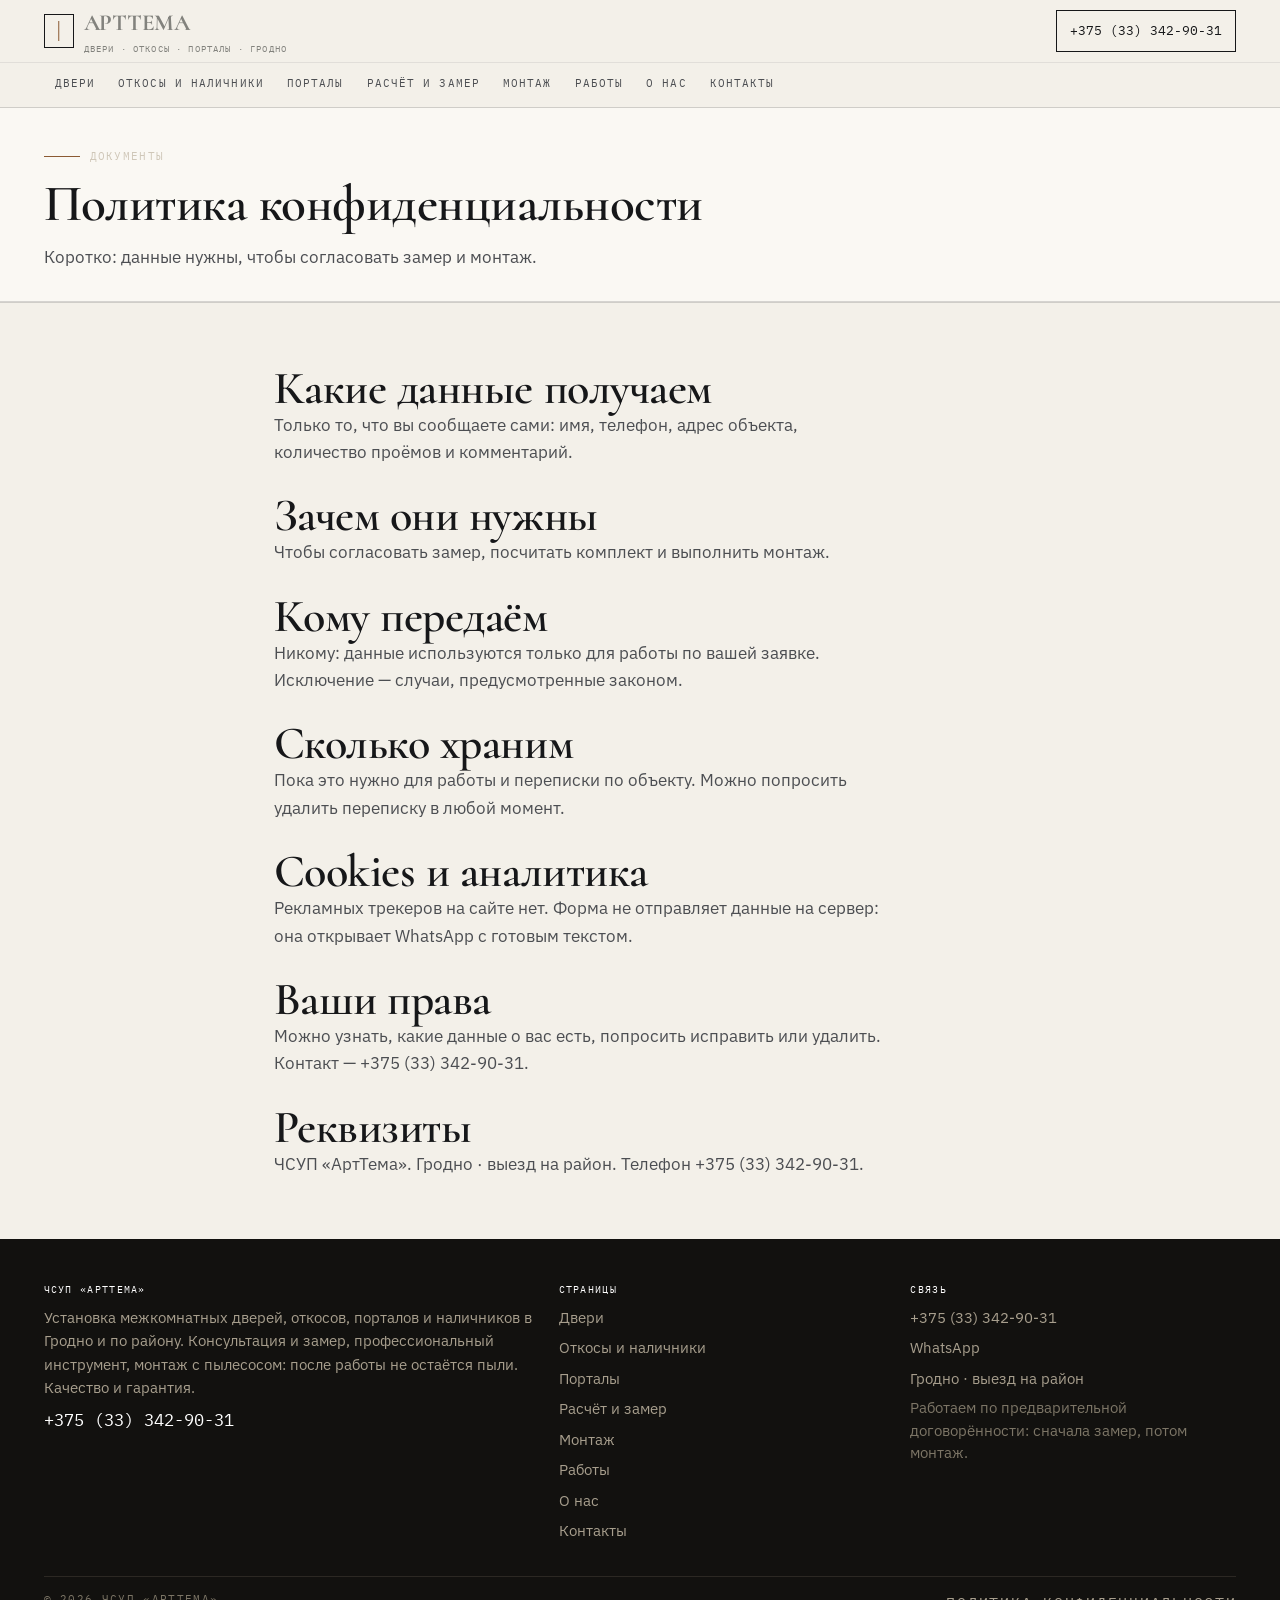
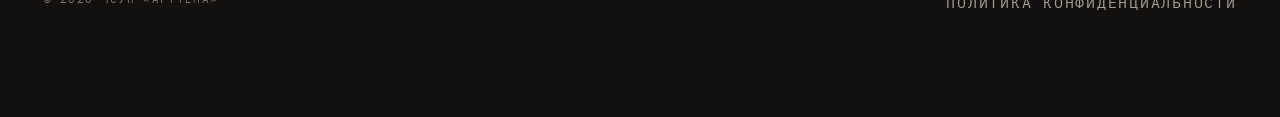
<file: politika.html>
<!doctype html><html lang="ru"><head>
<meta charset="utf-8"><meta name="viewport" content="width=device-width,initial-scale=1">
<title>Политика конфиденциальности | АртТема</title><meta name="description" content="Как обрабатываются данные заявок: имя, телефон, проём и задача. Форма открывает WhatsApp с готовым текстом.">
<meta property="og:title" content="Политика конфиденциальности | АртТема"><meta property="og:description" content="Как обрабатываются данные заявок: имя, телефон, проём и задача. Форма открывает WhatsApp с готовым текстом.">
<meta property="og:type" content="website"><meta property="og:locale" content="ru_BY">
<link rel="icon" href="assets/img/favicon.svg" type="image/svg+xml">
<link rel="preconnect" href="https://fonts.googleapis.com"><link rel="preconnect" href="https://fonts.gstatic.com" crossorigin>
<link href="https://fonts.googleapis.com/css2?family=Cormorant:wght@500;600;700&family=IBM+Plex+Sans:wght@400;500;600&family=IBM+Plex+Mono:wght@400;500&display=swap" rel="stylesheet">
<style>
:root{--paper:#F3F0E9;--paper2:#FAF8F3;--ink:#161719;--ink2:#4C4E52;--ink3:#82827D;--line:rgba(22,23,25,.16);--line2:rgba(22,23,25,.08);
--wood:#8B5A33;--brass:#A9823F;--f-d:'Cormorant',Georgia,serif;--f-t:'IBM Plex Sans',Arial,sans-serif;--f-m:'IBM Plex Mono',monospace}
*{box-sizing:border-box}[hidden]{display:none!important}
body{margin:0;background:var(--paper);color:var(--ink);font:400 16px/1.62 var(--f-t);overflow-wrap:break-word}
img{max-width:100%;height:auto;display:block}
h1,h2,h3{font-family:var(--f-d);margin:0;font-weight:600;line-height:1.02;overflow-wrap:anywhere}
h1{font-size:clamp(2.3rem,6vw,5.2rem)}
.wrap{max-width:1440px;margin-inline:auto;padding-inline:clamp(16px,3.4vw,64px)}
.top{position:sticky;top:0;z-index:60;background:rgba(243,240,233,.97);border-bottom:1px solid var(--line)}
.top__row{display:flex;align-items:center;gap:12px;min-height:62px;min-width:0}
.top__sp{flex:1 1 auto;min-width:8px}
.brand{display:flex;align-items:center;gap:10px;min-width:0}
.brand__mark{width:30px;height:34px;border:1.5px solid var(--ink);position:relative;flex:none}
.brand__mark::after{content:"";position:absolute;left:50%;top:6px;bottom:6px;width:1.5px;background:var(--wood);transform:translateX(-50%)}
.brand b{font-family:var(--f-d);font-size:23px;font-weight:700;white-space:nowrap;overflow:hidden;text-overflow:ellipsis}
.brand span{font-family:var(--f-m);font-size:9px;letter-spacing:.13em;text-transform:uppercase;color:var(--ink3);white-space:nowrap;display:block}
.navbar{border-top:1px solid var(--line2);background:rgba(243,240,233,.99);position:relative}
.navbar__in{display:flex;align-items:center;gap:1px;overflow-x:auto;scrollbar-width:none;-ms-overflow-style:none}
.navbar__in::-webkit-scrollbar{display:none;height:0}
.navbar a{flex:none;font-family:var(--f-m);font-size:11px;letter-spacing:.1em;text-transform:uppercase;padding:12px 11px;white-space:nowrap;border-bottom:2px solid transparent;color:var(--ink2)}
.navbar a[aria-current="page"]{color:var(--ink);border-color:var(--wood)}
.btn{display:inline-flex;align-items:center;justify-content:center;font-family:var(--f-m);font-size:11.5px;letter-spacing:.09em;text-transform:uppercase;padding:14px 20px;border:1px solid var(--ink);background:var(--ink);color:var(--paper)}
.btn--wood{background:var(--wood);border-color:var(--wood);color:#fff}
.btn--ghost{background:transparent;color:var(--ink)}
.btn--wg{background:transparent;border-color:rgba(255,255,255,.55);color:#fff}
.btn--w{background:var(--paper2);border-color:var(--paper2);color:var(--ink)}
.hero{position:relative;overflow:hidden;background:#12110F;color:#fff}
.hero__bg{position:absolute;inset:0;width:100%;height:100%;object-fit:cover}
.hero__in{position:relative;z-index:2;max-width:1440px;margin-inline:auto}
.drawer{position:fixed;inset:0;z-index:120;background:rgba(20,19,17,.6);display:flex;justify-content:flex-end;overflow-y:auto}
.drawer__in{width:min(430px,100%);background:var(--paper);min-height:100%;padding:16px 20px 30px;display:flex;flex-direction:column}
.fbar{position:fixed;left:0;right:0;bottom:0;z-index:70;display:none;gap:6px;padding:8px 10px;background:rgba(243,240,233,.98);border-top:1px solid var(--line)}
.fbar a{flex:1;text-align:center;padding:10px 4px;font-family:var(--f-m);font-size:9.5px;letter-spacing:.06em;text-transform:uppercase;border:1px solid var(--ink);color:var(--ink)}
.fbar a:first-child{background:var(--wood);border-color:var(--wood);color:#fff}
@media (max-width:859px){.fbar{display:flex}body{padding-bottom:64px}.tel{display:none}.burger{display:flex}}
</style>
<link rel="stylesheet" href="assets/css/site.v1.css">
</head><body id="top">
<header class="top">
  <div class="wrap top__row">
    <a class="brand" href="index.html"><span class="brand__mark" aria-hidden="true"></span>
      <span><b>АртТема</b><span>двери · откосы · порталы · Гродно</span></span></a>
    <span class="top__sp"></span>
    <a class="tel" href="tel:+375333429031">+375 (33) 342-90-31</a>
    <button class="burger" id="burger" aria-label="Меню" aria-expanded="false" aria-controls="drawer"><span></span><span></span><span></span></button>
  </div>
  <nav class="navbar" aria-label="Страницы сайта"><div class="wrap navbar__in"><a href="dveri.html">Двери</a><a href="otkosy.html">Откосы и наличники</a><a href="portaly.html">Порталы</a><a href="raschet.html">Расчёт и замер</a><a href="montazh.html">Монтаж</a><a href="raboty.html">Работы</a><a href="o-kompanii.html">О нас</a><a href="kontakty.html">Контакты</a></div></nav>
</header>
<div class="drawer" id="drawer" hidden><div class="drawer__in" role="dialog" aria-modal="true" aria-label="Меню сайта">
  <div class="drawer__head"><span class="mono">Меню · АртТема</span><button class="drawer__x" id="drawerClose" aria-label="Закрыть меню">×</button></div>
  <a class="dl" href="dveri.html">Двери</a><a class="dl" href="otkosy.html">Откосы и наличники</a><a class="dl" href="portaly.html">Порталы</a><a class="dl" href="raschet.html">Расчёт и замер</a><a class="dl" href="montazh.html">Монтаж</a><a class="dl" href="raboty.html">Работы</a><a class="dl" href="o-kompanii.html">О нас</a><a class="dl" href="kontakty.html">Контакты</a>
  <a class="dl" href="politika.html">Политика конфиденциальности</a>
  <a class="btn btn--wood" href="tel:+375333429031" style="margin-top:16px">+375 (33) 342-90-31</a>
  <a class="btn btn--ghost" href="https://wa.me/375333429031" target="_blank" rel="noopener" style="margin-top:8px">WhatsApp</a>
  <p class="fine" style="margin-top:14px">Гродно · выезд на район. Консультация и замер по договорённости.</p>
</div></div>

<section style="padding:40px 0 30px;border-bottom:1px solid var(--line);background:var(--paper2)">
<div class="wrap"><div class="tag" style="margin-bottom:12px"><i style="background:var(--wood)"></i><span class="mono">Документы</span></div>
<h1 style="font-size:clamp(1.9rem,4vw,3.2rem)">Политика конфиденциальности</h1>
<p class="lead" style="margin:14px 0 0">Коротко: данные нужны, чтобы согласовать замер и монтаж.</p></div></section>
<main>
<section class="sec"><div class="wrap" style="max-width:820px">
<h2>Какие данные получаем</h2><p class="lead">Только то, что вы сообщаете сами: имя, телефон, адрес объекта, количество проёмов и комментарий.</p>
<h2 style="margin-top:26px">Зачем они нужны</h2><p class="lead">Чтобы согласовать замер, посчитать комплект и выполнить монтаж.</p>
<h2 style="margin-top:26px">Кому передаём</h2><p class="lead">Никому: данные используются только для работы по вашей заявке. Исключение — случаи, предусмотренные законом.</p>
<h2 style="margin-top:26px">Сколько храним</h2><p class="lead">Пока это нужно для работы и переписки по объекту. Можно попросить удалить переписку в любой момент.</p>
<h2 style="margin-top:26px">Cookies и аналитика</h2><p class="lead">Рекламных трекеров на сайте нет. Форма не отправляет данные на сервер: она открывает WhatsApp с готовым текстом.</p>
<h2 style="margin-top:26px">Ваши права</h2><p class="lead">Можно узнать, какие данные о вас есть, попросить исправить или удалить. Контакт — +375 (33) 342-90-31.</p>
<h2 style="margin-top:26px">Реквизиты</h2><p class="lead">ЧСУП «АртТема». Гродно · выезд на район. Телефон +375 (33) 342-90-31.</p>
</div></section>
</main>
<footer class="foot"><div class="wrap foot__in">
  <div><h4>ЧСУП «АртТема»</h4>
    <p>Установка межкомнатных дверей, откосов, порталов и наличников в Гродно и по району. Консультация и замер, профессиональный инструмент, монтаж с пылесосом: после работы не остаётся пыли. Качество и гарантия.</p>
    <a href="tel:+375333429031" style="font-family:var(--f-m);font-size:17px;color:#fff">+375 (33) 342-90-31</a></div>
  <div><h4>Страницы</h4><a href="dveri.html">Двери</a><a href="otkosy.html">Откосы и наличники</a><a href="portaly.html">Порталы</a><a href="raschet.html">Расчёт и замер</a><a href="montazh.html">Монтаж</a><a href="raboty.html">Работы</a><a href="o-kompanii.html">О нас</a><a href="kontakty.html">Контакты</a></div>
  <div><h4>Связь</h4><a href="tel:+375333429031">+375 (33) 342-90-31</a><a href="https://wa.me/375333429031" target="_blank" rel="noopener">WhatsApp</a>
    <p>Гродно · выезд на район</p><p class="fine" style="color:#7C7566">Работаем по предварительной договорённости: сначала замер, потом монтаж.</p></div>
  <div class="foot__bt"><span class="mono" style="color:#7C7566">© 2026 ЧСУП «АртТема»</span>
    <a href="politika.html" class="mono" style="color:#A79E8D">Политика конфиденциальности</a></div>
</div></footer>
<div class="fbar">
  <a href="tel:+375333429031">Позвонить</a>
  <a href="https://wa.me/375333429031" target="_blank" rel="noopener">WhatsApp</a>
  <a href="viber://chat?number=%2B375333429031">Viber</a>
  <a href="https://t.me/+375333429031" target="_blank" rel="noopener">Telegram</a>
</div>
<script src="assets/js/main.v1.js" defer></script>
</body></html>
</file>
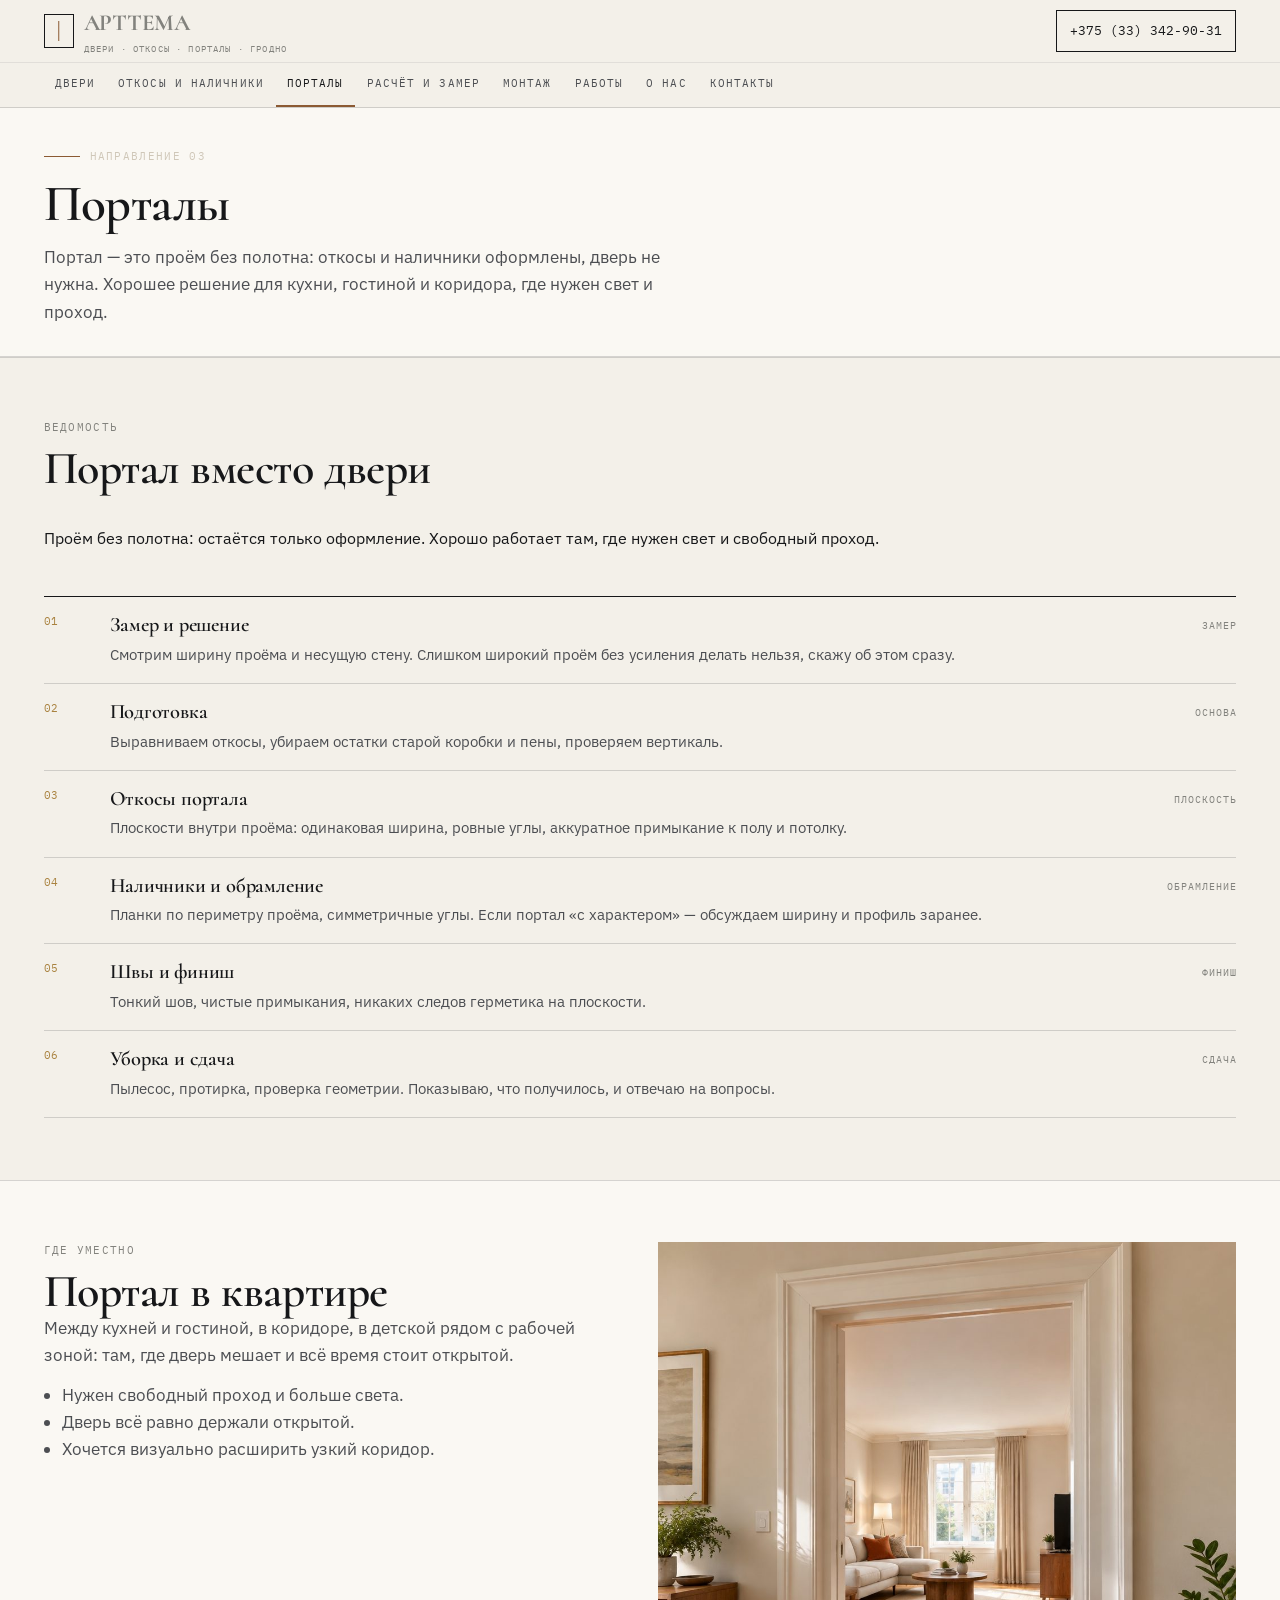
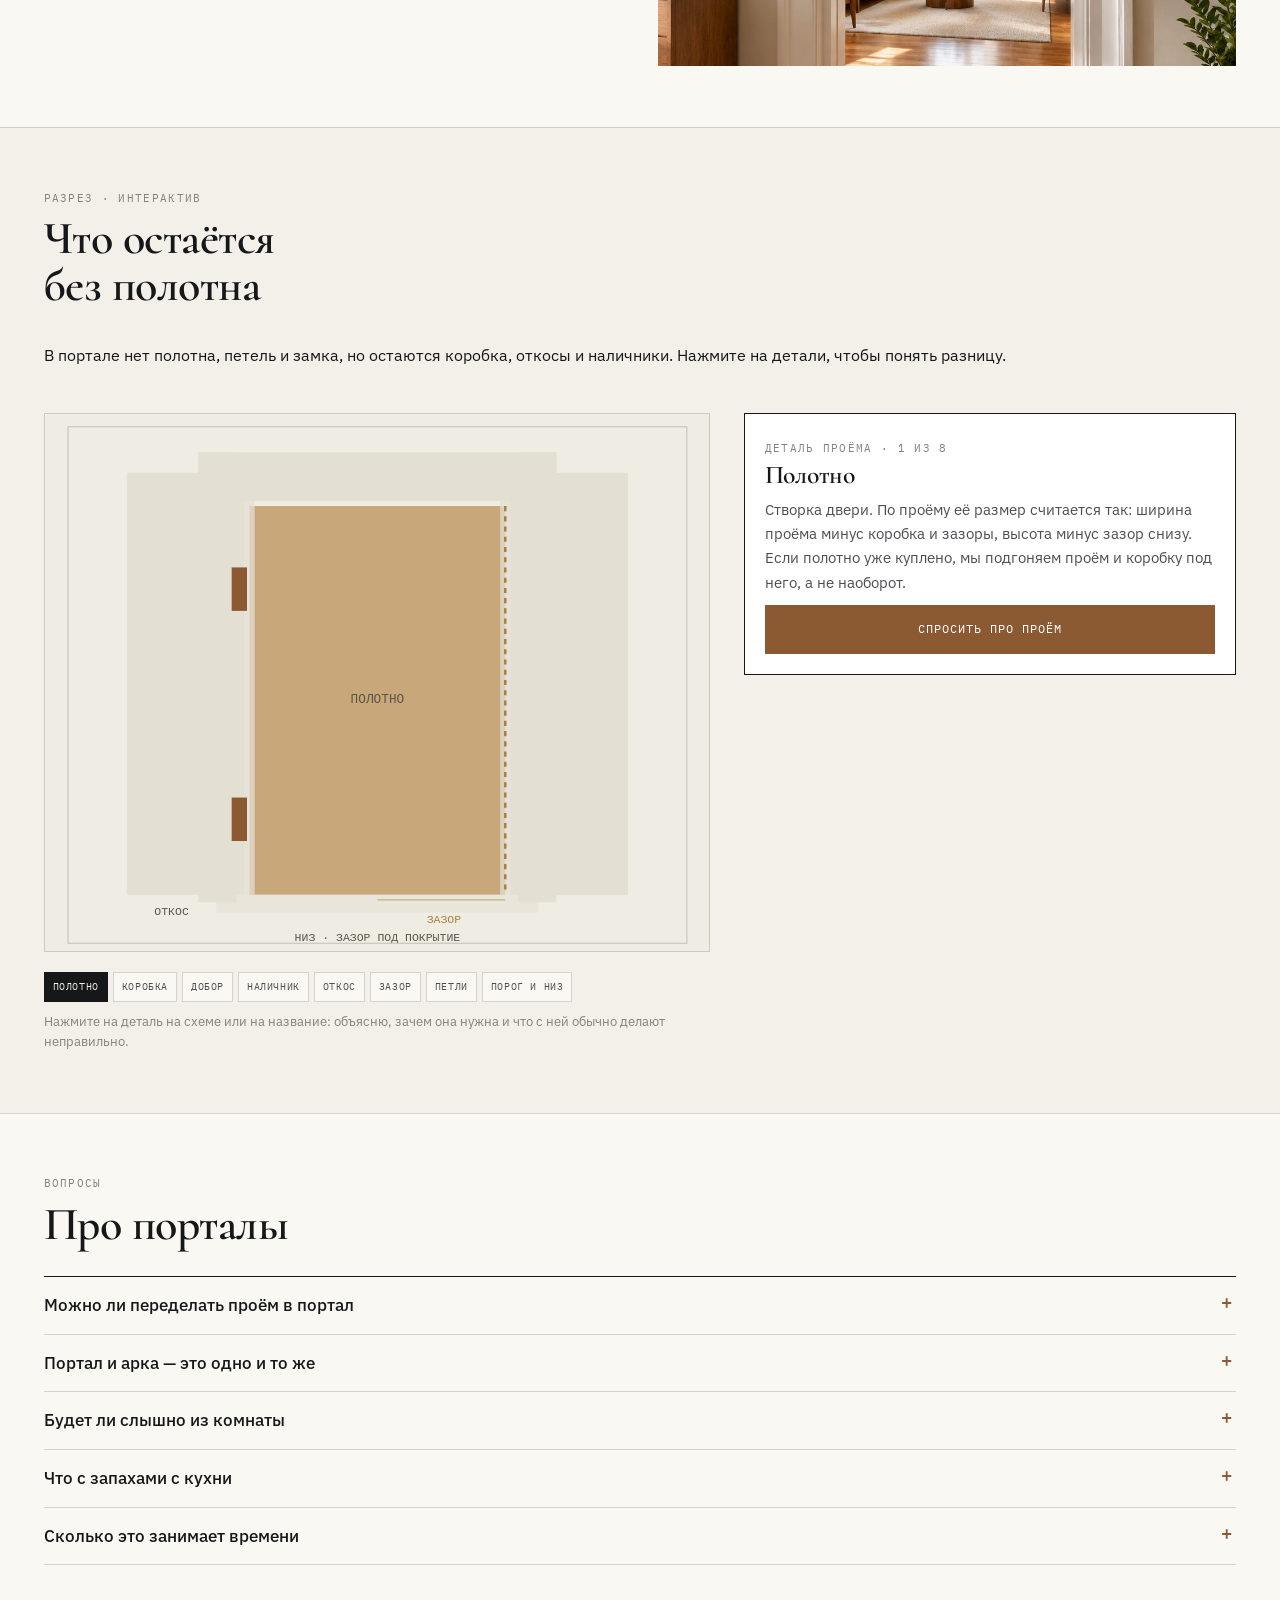
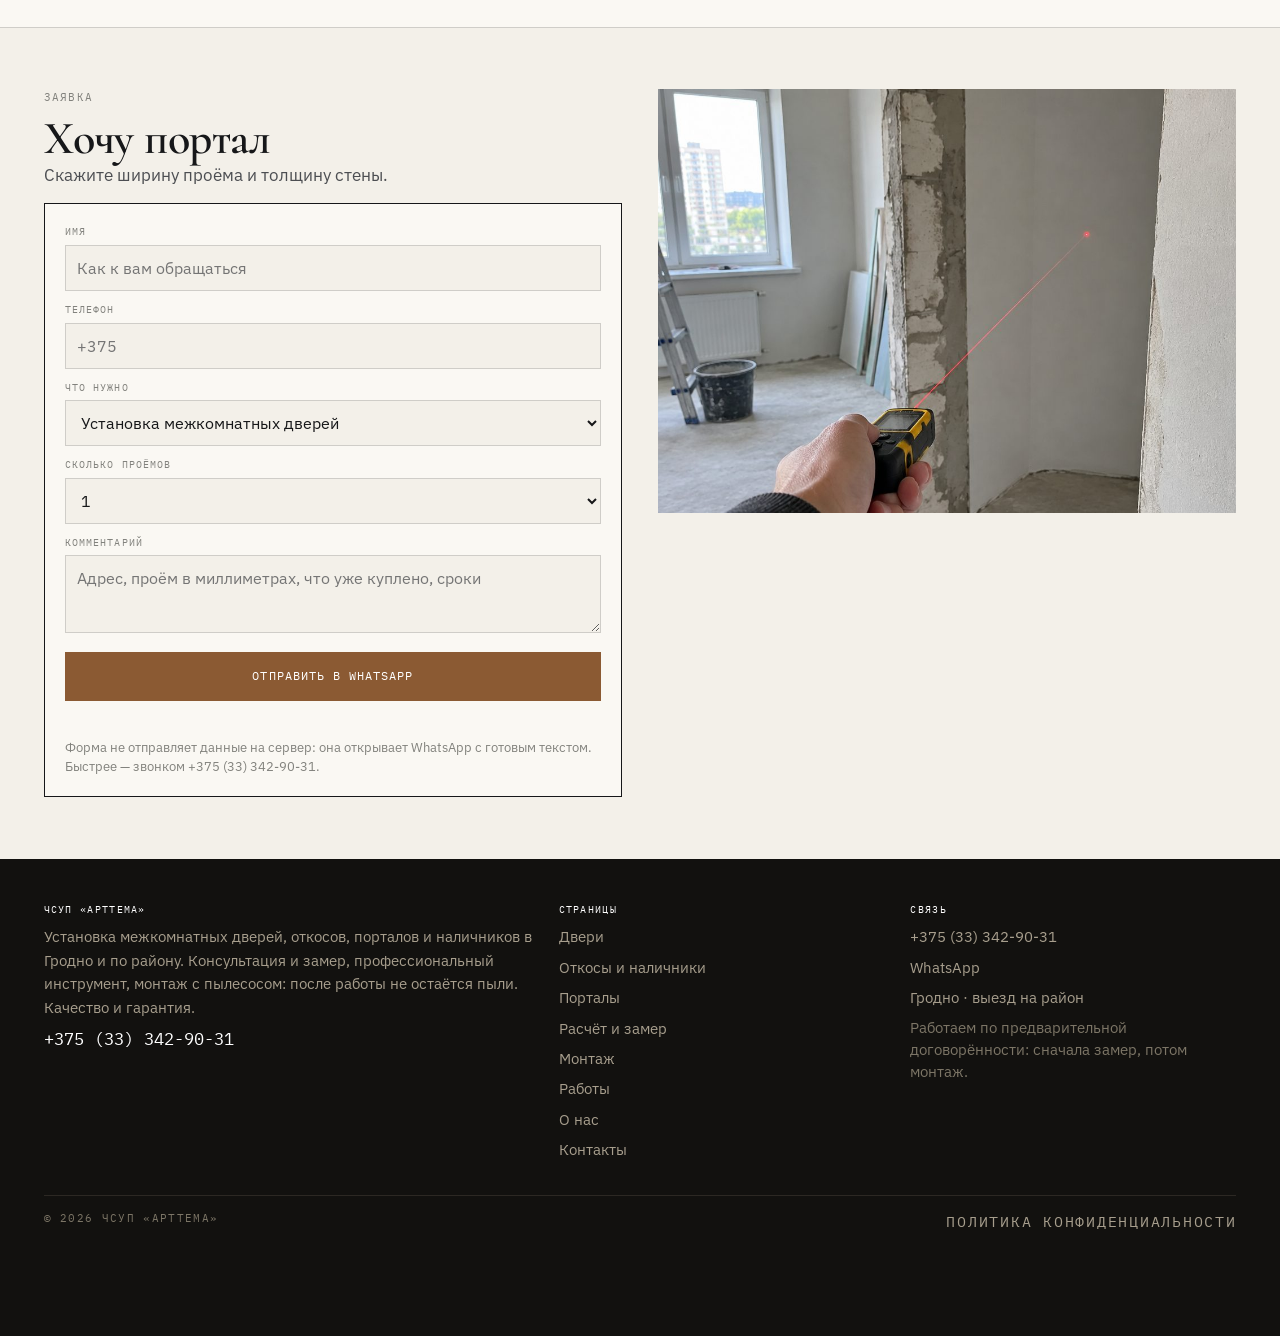
<file: portaly.html>
<!doctype html><html lang="ru"><head>
<meta charset="utf-8"><meta name="viewport" content="width=device-width,initial-scale=1">
<title>Порталы вместо дверей — оформление проёма в Гродно | АртТема</title><meta name="description" content="Порталы: проём без полотна с оформленными откосами и наличниками. Открытое пространство между комнатами. Гродно и район.">
<meta property="og:title" content="Порталы вместо дверей — оформление проёма в Гродно | АртТема"><meta property="og:description" content="Порталы: проём без полотна с оформленными откосами и наличниками. Открытое пространство между комнатами. Гродно и район.">
<meta property="og:type" content="website"><meta property="og:locale" content="ru_BY">
<link rel="icon" href="assets/img/favicon.svg" type="image/svg+xml">
<link rel="preconnect" href="https://fonts.googleapis.com"><link rel="preconnect" href="https://fonts.gstatic.com" crossorigin>
<link href="https://fonts.googleapis.com/css2?family=Cormorant:wght@500;600;700&family=IBM+Plex+Sans:wght@400;500;600&family=IBM+Plex+Mono:wght@400;500&display=swap" rel="stylesheet">
<style>
:root{--paper:#F3F0E9;--paper2:#FAF8F3;--ink:#161719;--ink2:#4C4E52;--ink3:#82827D;--line:rgba(22,23,25,.16);--line2:rgba(22,23,25,.08);
--wood:#8B5A33;--brass:#A9823F;--f-d:'Cormorant',Georgia,serif;--f-t:'IBM Plex Sans',Arial,sans-serif;--f-m:'IBM Plex Mono',monospace}
*{box-sizing:border-box}[hidden]{display:none!important}
body{margin:0;background:var(--paper);color:var(--ink);font:400 16px/1.62 var(--f-t);overflow-wrap:break-word}
img{max-width:100%;height:auto;display:block}
h1,h2,h3{font-family:var(--f-d);margin:0;font-weight:600;line-height:1.02;overflow-wrap:anywhere}
h1{font-size:clamp(2.3rem,6vw,5.2rem)}
.wrap{max-width:1440px;margin-inline:auto;padding-inline:clamp(16px,3.4vw,64px)}
.top{position:sticky;top:0;z-index:60;background:rgba(243,240,233,.97);border-bottom:1px solid var(--line)}
.top__row{display:flex;align-items:center;gap:12px;min-height:62px;min-width:0}
.top__sp{flex:1 1 auto;min-width:8px}
.brand{display:flex;align-items:center;gap:10px;min-width:0}
.brand__mark{width:30px;height:34px;border:1.5px solid var(--ink);position:relative;flex:none}
.brand__mark::after{content:"";position:absolute;left:50%;top:6px;bottom:6px;width:1.5px;background:var(--wood);transform:translateX(-50%)}
.brand b{font-family:var(--f-d);font-size:23px;font-weight:700;white-space:nowrap;overflow:hidden;text-overflow:ellipsis}
.brand span{font-family:var(--f-m);font-size:9px;letter-spacing:.13em;text-transform:uppercase;color:var(--ink3);white-space:nowrap;display:block}
.navbar{border-top:1px solid var(--line2);background:rgba(243,240,233,.99);position:relative}
.navbar__in{display:flex;align-items:center;gap:1px;overflow-x:auto;scrollbar-width:none;-ms-overflow-style:none}
.navbar__in::-webkit-scrollbar{display:none;height:0}
.navbar a{flex:none;font-family:var(--f-m);font-size:11px;letter-spacing:.1em;text-transform:uppercase;padding:12px 11px;white-space:nowrap;border-bottom:2px solid transparent;color:var(--ink2)}
.navbar a[aria-current="page"]{color:var(--ink);border-color:var(--wood)}
.btn{display:inline-flex;align-items:center;justify-content:center;font-family:var(--f-m);font-size:11.5px;letter-spacing:.09em;text-transform:uppercase;padding:14px 20px;border:1px solid var(--ink);background:var(--ink);color:var(--paper)}
.btn--wood{background:var(--wood);border-color:var(--wood);color:#fff}
.btn--ghost{background:transparent;color:var(--ink)}
.btn--wg{background:transparent;border-color:rgba(255,255,255,.55);color:#fff}
.btn--w{background:var(--paper2);border-color:var(--paper2);color:var(--ink)}
.hero{position:relative;overflow:hidden;background:#12110F;color:#fff}
.hero__bg{position:absolute;inset:0;width:100%;height:100%;object-fit:cover}
.hero__in{position:relative;z-index:2;max-width:1440px;margin-inline:auto}
.drawer{position:fixed;inset:0;z-index:120;background:rgba(20,19,17,.6);display:flex;justify-content:flex-end;overflow-y:auto}
.drawer__in{width:min(430px,100%);background:var(--paper);min-height:100%;padding:16px 20px 30px;display:flex;flex-direction:column}
.fbar{position:fixed;left:0;right:0;bottom:0;z-index:70;display:none;gap:6px;padding:8px 10px;background:rgba(243,240,233,.98);border-top:1px solid var(--line)}
.fbar a{flex:1;text-align:center;padding:10px 4px;font-family:var(--f-m);font-size:9.5px;letter-spacing:.06em;text-transform:uppercase;border:1px solid var(--ink);color:var(--ink)}
.fbar a:first-child{background:var(--wood);border-color:var(--wood);color:#fff}
@media (max-width:859px){.fbar{display:flex}body{padding-bottom:64px}.tel{display:none}.burger{display:flex}}
</style>
<link rel="stylesheet" href="assets/css/site.v1.css">
</head><body id="top">
<header class="top">
  <div class="wrap top__row">
    <a class="brand" href="index.html"><span class="brand__mark" aria-hidden="true"></span>
      <span><b>АртТема</b><span>двери · откосы · порталы · Гродно</span></span></a>
    <span class="top__sp"></span>
    <a class="tel" href="tel:+375333429031">+375 (33) 342-90-31</a>
    <button class="burger" id="burger" aria-label="Меню" aria-expanded="false" aria-controls="drawer"><span></span><span></span><span></span></button>
  </div>
  <nav class="navbar" aria-label="Страницы сайта"><div class="wrap navbar__in"><a href="dveri.html">Двери</a><a href="otkosy.html">Откосы и наличники</a><a href="portaly.html" aria-current="page">Порталы</a><a href="raschet.html">Расчёт и замер</a><a href="montazh.html">Монтаж</a><a href="raboty.html">Работы</a><a href="o-kompanii.html">О нас</a><a href="kontakty.html">Контакты</a></div></nav>
</header>
<div class="drawer" id="drawer" hidden><div class="drawer__in" role="dialog" aria-modal="true" aria-label="Меню сайта">
  <div class="drawer__head"><span class="mono">Меню · АртТема</span><button class="drawer__x" id="drawerClose" aria-label="Закрыть меню">×</button></div>
  <a class="dl" href="dveri.html">Двери</a><a class="dl" href="otkosy.html">Откосы и наличники</a><a class="dl" href="portaly.html">Порталы</a><a class="dl" href="raschet.html">Расчёт и замер</a><a class="dl" href="montazh.html">Монтаж</a><a class="dl" href="raboty.html">Работы</a><a class="dl" href="o-kompanii.html">О нас</a><a class="dl" href="kontakty.html">Контакты</a>
  <a class="dl" href="politika.html">Политика конфиденциальности</a>
  <a class="btn btn--wood" href="tel:+375333429031" style="margin-top:16px">+375 (33) 342-90-31</a>
  <a class="btn btn--ghost" href="https://wa.me/375333429031" target="_blank" rel="noopener" style="margin-top:8px">WhatsApp</a>
  <p class="fine" style="margin-top:14px">Гродно · выезд на район. Консультация и замер по договорённости.</p>
</div></div>

<section style="padding:40px 0 30px;border-bottom:1px solid var(--line);background:var(--paper2)">
<div class="wrap"><div class="tag" style="margin-bottom:12px"><i style="background:var(--wood)"></i><span class="mono">Направление 03</span></div>
<h1 style="font-size:clamp(1.9rem,4vw,3.2rem)">Порталы</h1>
<p class="lead" style="margin:14px 0 0">Портал — это проём без полотна: откосы и наличники оформлены, дверь не нужна. Хорошее решение для кухни, гостиной и коридора, где нужен свет и проход.</p></div></section>
<main>
<section class="sec"><div class="wrap">
  <div class="shead"><div><p class="mono" style="margin-bottom:8px">Ведомость</p><h2>Портал вместо двери</h2></div>
    <p>Проём без полотна: остаётся только оформление. Хорошо работает там, где нужен свет и свободный проход.</p></div>
  <div class="vd">
    <div class="row"><span class="n">01</span><div><h3>Замер и решение</h3><p>Смотрим ширину проёма и несущую стену. Слишком широкий проём без усиления делать нельзя, скажу об этом сразу.</p></div><span class="u">замер</span></div>
    <div class="row"><span class="n">02</span><div><h3>Подготовка</h3><p>Выравниваем откосы, убираем остатки старой коробки и пены, проверяем вертикаль.</p></div><span class="u">основа</span></div>
    <div class="row"><span class="n">03</span><div><h3>Откосы портала</h3><p>Плоскости внутри проёма: одинаковая ширина, ровные углы, аккуратное примыкание к полу и потолку.</p></div><span class="u">плоскость</span></div>
    <div class="row"><span class="n">04</span><div><h3>Наличники и обрамление</h3><p>Планки по периметру проёма, симметричные углы. Если портал «с характером» — обсуждаем ширину и профиль заранее.</p></div><span class="u">обрамление</span></div>
    <div class="row"><span class="n">05</span><div><h3>Швы и финиш</h3><p>Тонкий шов, чистые примыкания, никаких следов герметика на плоскости.</p></div><span class="u">финиш</span></div>
    <div class="row"><span class="n">06</span><div><h3>Уборка и сдача</h3><p>Пылесос, протирка, проверка геометрии. Показываю, что получилось, и отвечаю на вопросы.</p></div><span class="u">сдача</span></div>
  </div>
</div></section>
<section class="sec sec--white"><div class="wrap split">
  <div><p class="mono" style="margin-bottom:8px">Где уместно</p><h2>Портал в квартире</h2>
    <p class="lead" style="margin-bottom:12px">Между кухней и гостиной, в коридоре, в детской рядом с рабочей зоной: там, где дверь мешает и всё время стоит открытой.</p>
    <ul class="lead" style="padding-left:18px;margin-bottom:0">
      <li>Нужен свободный проход и больше света.</li>
      <li>Дверь всё равно держали открытой.</li>
      <li>Хочется визуально расширить узкий коридор.</li>
    </ul></div>
  <div><img src="assets/img/portal.jpg" alt="Портал между комнатами" loading="lazy"></div>
</div></section>
<section class="sec"><div class="wrap">
  <div class="shead"><div><p class="mono" style="margin-bottom:8px">Разрез · интерактив</p><h2>Что остаётся<br>без полотна</h2></div>
    <p>В портале нет полотна, петель и замка, но остаются коробка, откосы и наличники. Нажмите на детали, чтобы понять разницу.</p></div>
  <div class="cut" id="cut">
  <div><svg viewBox="0 0 520 420" role="group" aria-label="Разрез дверного проёма с подписями">
  <rect x="0" y="0" width="520" height="420" fill="#efece4"/>
  <rect x="18" y="10" width="484" height="404" fill="none" stroke="#161719" stroke-opacity=".16"/>
  <!-- стены -->
  <g data-part="otkos" tabindex="0" role="button" aria-label="Откос">
    <path class="fillable" d="M64 46h70v330H64z"/>
    <path class="fillable" d="M386 46h70v330h-70z"/>
    <text x="99" y="392" font-family="monospace" font-size="9" fill="#5b5548" text-anchor="middle">ОТКОС</text>
  </g>
  <!-- коробка -->
  <g data-part="korobka" tabindex="0" role="button" aria-label="Коробка">
    <rect class="fillable" x="134" y="46" width="22" height="330"/>
    <rect class="fillable" x="364" y="46" width="22" height="330"/>
    <rect class="fillable" x="134" y="46" width="252" height="22"/>
  </g>
  <!-- полотно -->
  <g data-part="polotno" tabindex="0" role="button" aria-label="Полотно">
    <rect class="fillable" x="160" y="72" width="200" height="304"/>
    <text x="260" y="226" font-family="monospace" font-size="10" fill="#5b5548" text-anchor="middle">ПОЛОТНО</text>
  </g>
  <!-- добор -->
  <g data-part="dobor" tabindex="0" role="button" aria-label="Добор">
    <rect class="fillable" x="156" y="46" width="8" height="330" opacity=".75"/>
    <rect class="fillable" x="356" y="46" width="8" height="330" opacity=".75"/>
  </g>
  <!-- наличник -->
  <g data-part="nalichnik" tabindex="0" role="button" aria-label="Наличник">
    <rect class="fillable" x="120" y="30" width="30" height="352"/>
    <rect class="fillable" x="370" y="30" width="30" height="352"/>
    <rect class="fillable" x="120" y="30" width="280" height="18"/>
  </g>
  <!-- петли -->
  <g data-part="petli" tabindex="0" role="button" aria-label="Петли">
    <rect x="146" y="120" width="12" height="34" fill="#8B5A33"/>
    <rect x="146" y="300" width="12" height="34" fill="#8B5A33"/>
  </g>
  <!-- зазор -->
  <g data-part="zazor" tabindex="0" role="button" aria-label="Зазор">
    <line x1="360" y1="72" x2="360" y2="376" stroke="#A9823F" stroke-width="2" stroke-dasharray="4 4"/>
    <line x1="260" y1="380" x2="360" y2="380" stroke="#A9823F" stroke-width="1"/>
    <text x="312" y="398" font-family="monospace" font-size="9" fill="#A9823F" text-anchor="middle">ЗАЗОР</text>
  </g>
  <!-- порог -->
  <g data-part="porog" tabindex="0" role="button" aria-label="Порог и низ">
    <rect class="fillable" x="134" y="376" width="252" height="14" opacity=".5"/>
    <text x="260" y="412" font-family="monospace" font-size="9" fill="#5b5548" text-anchor="middle">НИЗ · ЗАЗОР ПОД ПОКРЫТИЕ</text>
  </g>
</svg>
    <div class="cut__legend" id="cutLegend"><button type="button" data-p="polotno" aria-pressed="true">Полотно</button><button type="button" data-p="korobka" aria-pressed="false">Коробка</button><button type="button" data-p="dobor" aria-pressed="false">Добор</button><button type="button" data-p="nalichnik" aria-pressed="false">Наличник</button><button type="button" data-p="otkos" aria-pressed="false">Откос</button><button type="button" data-p="zazor" aria-pressed="false">Зазор</button><button type="button" data-p="petli" aria-pressed="false">Петли</button><button type="button" data-p="porog" aria-pressed="false">Порог и низ</button></div>
    <p class="fine" style="margin-top:10px">Нажмите на деталь на схеме или на название: объясню, зачем она нужна и что с ней обычно делают неправильно.</p>
  </div>
  <div class="cut__out" aria-live="polite">
    <span class="mono" id="cp-kick">Деталь проёма</span>
    <h3 id="cp-title"></h3>
    <p id="cp-desc"></p>
    <a class="btn btn--wood" id="cp-cta" href="https://wa.me/375333429031" target="_blank" rel="noopener" style="width:100%">Спросить про проём</a>
  </div>
  <script type="application/json" id="cutData">[{"k": "polotno", "n": "Полотно", "d": "Створка двери. По проёму её размер считается так: ширина проёма минус коробка и зазоры, высота минус зазор снизу. Если полотно уже куплено, мы подгоняем проём и коробку под него, а не наоборот."}, {"k": "korobka", "n": "Коробка", "d": "Рама, в которую входит полотно. Стойки и верхняя перекладина выставляются по уровню и отвесу: перекос коробки на 2–3 мм — это клин внизу и щель сверху."}, {"k": "dobor", "n": "Добор", "d": "Планка, которая добирает ширину коробки до толщины стены. Нужен, когда стена толще коробки: без добора остаётся «тоннель» из откоса."}, {"k": "nalichnik", "n": "Наличник", "d": "Накладка, закрывающая стык коробки и стены. Телескопический наличник входит в паз коробки без гвоздей и герметика, его можно подтянуть."}, {"k": "otkos", "n": "Откос", "d": "Плоскость внутри проёма от коробки до стены. Ровный откос — это ровные углы: его видно каждый раз, когда проходите мимо."}, {"k": "zazor", "n": "Зазор", "d": "Технологический зазор между полотном и коробкой: обычно 2–3 мм по бокам и сверху. Меньше — полотно начнёт тереть от влажности, больше — видно щель и слышно хлопок."}, {"k": "petli", "n": "Петли", "d": "От них зависит, будет ли дверь закрываться сама или стоять на месте. Пазы под петли выбираются фрезером, а не стамеской «на глаз»."}, {"k": "porog", "n": "Порог и низ", "d": "Если порог не нужен, снизу оставляем зазор под вентиляцию и покрытие пола, чтобы полотно не цепляло ковролин или плитку."}]</script>
</div>
</div></section>
<section class="sec sec--white"><div class="wrap">
  <div class="shead"><div><p class="mono" style="margin-bottom:8px">Вопросы</p><h2>Про порталы</h2></div></div>
  <div class="acc"><details><summary>Можно ли переделать проём в портал</summary><p>Часто можно, если стена не несущая и проём не слишком широкий. На замере скажу точно.</p></details><details><summary>Портал и арка — это одно и то же</summary><p>Близко: арка имеет скругление сверху, портал — прямоугольное обрамление. Технология подготовки проёма похожа.</p></details><details><summary>Будет ли слышно из комнаты</summary><p>Да, звукоизоляции от портала не ждите: это открытый проём. Если важна тишина, лучше дверь.</p></details><details><summary>Что с запахами с кухни</summary><p>Портал не задерживает запахи. Если кухня активная, подумайте о двери или о вытяжке.</p></details><details><summary>Сколько это занимает времени</summary><p>Обычно один проём — день работы вместе с откосами. Точнее скажу после замера.</p></details></div>
</div></section>
<section class="sec"><div class="wrap split">
  <div><p class="mono" style="margin-bottom:8px">Заявка</p><h2>Хочу портал</h2><p class="lead" style="margin-bottom:14px">Скажите ширину проёма и толщину стены.</p><form class="form" id="leadForm" novalidate>
  <div><label for="f-name">Имя</label><input id="f-name" name="name" type="text" autocomplete="name" placeholder="Как к вам обращаться"></div>
  <div><label for="f-phone">Телефон</label><input id="f-phone" name="phone" type="tel" autocomplete="tel" placeholder="+375"></div>
  <div><label for="f-job">Что нужно</label><select id="f-job" name="job">
    <option>Установка межкомнатных дверей</option><option>Откосы</option><option>Наличники</option>
    <option>Портал</option><option>Замер и консультация</option><option>Другое</option></select></div>
  <div><label for="f-qty">Сколько проёмов</label><select id="f-qty" name="qty">
    <option>1</option><option>2–3</option><option>4–6</option><option>больше 6</option></select></div>
  <div><label for="f-msg">Комментарий</label><textarea id="f-msg" name="msg" placeholder="Адрес, проём в миллиметрах, что уже куплено, сроки"></textarea></div>
  <button class="btn btn--wood" type="submit">Отправить в WhatsApp</button>
  <p class="form__msg" id="formMsg" role="status" aria-live="polite"></p>
  <p class="fine">Форма не отправляет данные на сервер: она открывает WhatsApp с готовым текстом. Быстрее — звонком +375 (33) 342-90-31.</p>
</form></div>
  <div><img src="assets/img/measure.jpg" alt="Замер проёма" loading="lazy"></div>
</div></section>
</main>
<footer class="foot"><div class="wrap foot__in">
  <div><h4>ЧСУП «АртТема»</h4>
    <p>Установка межкомнатных дверей, откосов, порталов и наличников в Гродно и по району. Консультация и замер, профессиональный инструмент, монтаж с пылесосом: после работы не остаётся пыли. Качество и гарантия.</p>
    <a href="tel:+375333429031" style="font-family:var(--f-m);font-size:17px;color:#fff">+375 (33) 342-90-31</a></div>
  <div><h4>Страницы</h4><a href="dveri.html">Двери</a><a href="otkosy.html">Откосы и наличники</a><a href="portaly.html">Порталы</a><a href="raschet.html">Расчёт и замер</a><a href="montazh.html">Монтаж</a><a href="raboty.html">Работы</a><a href="o-kompanii.html">О нас</a><a href="kontakty.html">Контакты</a></div>
  <div><h4>Связь</h4><a href="tel:+375333429031">+375 (33) 342-90-31</a><a href="https://wa.me/375333429031" target="_blank" rel="noopener">WhatsApp</a>
    <p>Гродно · выезд на район</p><p class="fine" style="color:#7C7566">Работаем по предварительной договорённости: сначала замер, потом монтаж.</p></div>
  <div class="foot__bt"><span class="mono" style="color:#7C7566">© 2026 ЧСУП «АртТема»</span>
    <a href="politika.html" class="mono" style="color:#A79E8D">Политика конфиденциальности</a></div>
</div></footer>
<div class="fbar">
  <a href="tel:+375333429031">Позвонить</a>
  <a href="https://wa.me/375333429031" target="_blank" rel="noopener">WhatsApp</a>
  <a href="viber://chat?number=%2B375333429031">Viber</a>
  <a href="https://t.me/+375333429031" target="_blank" rel="noopener">Telegram</a>
</div>
<script src="assets/js/main.v1.js" defer></script>
</body></html>
</file>
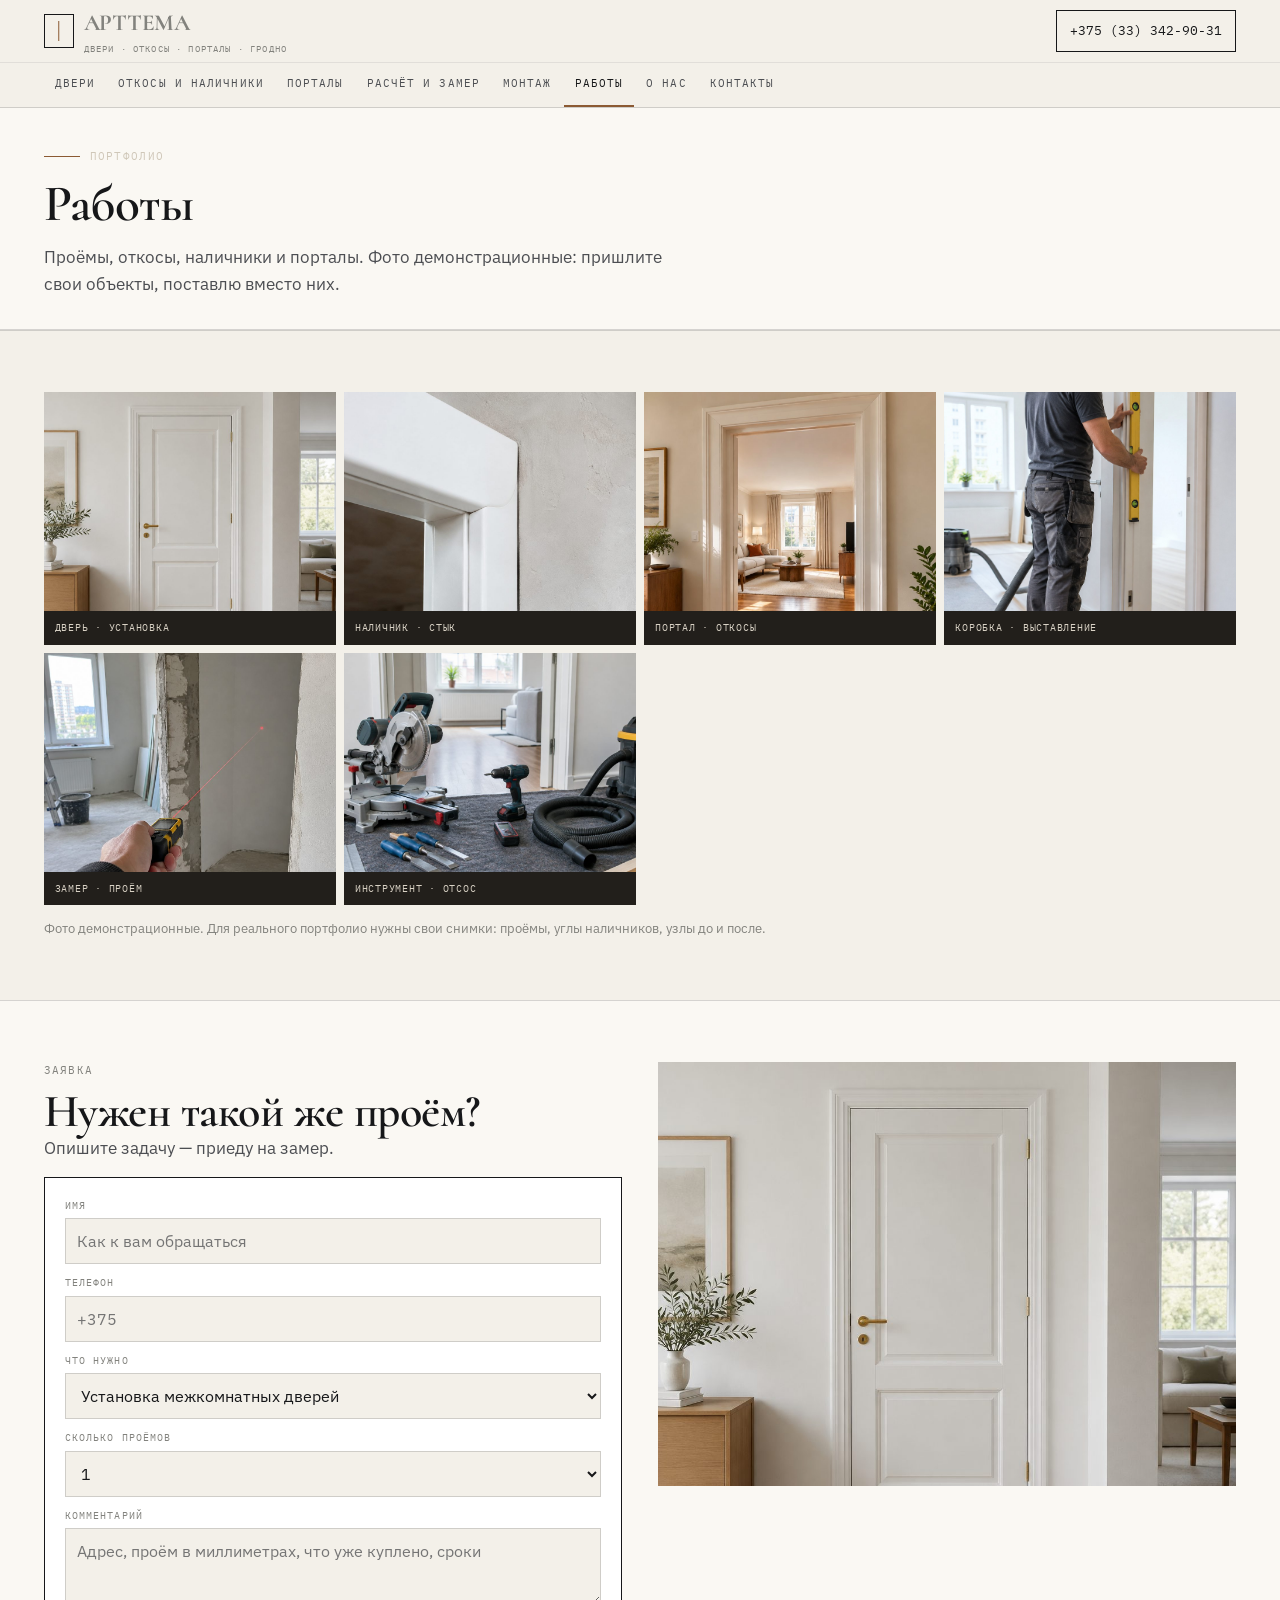
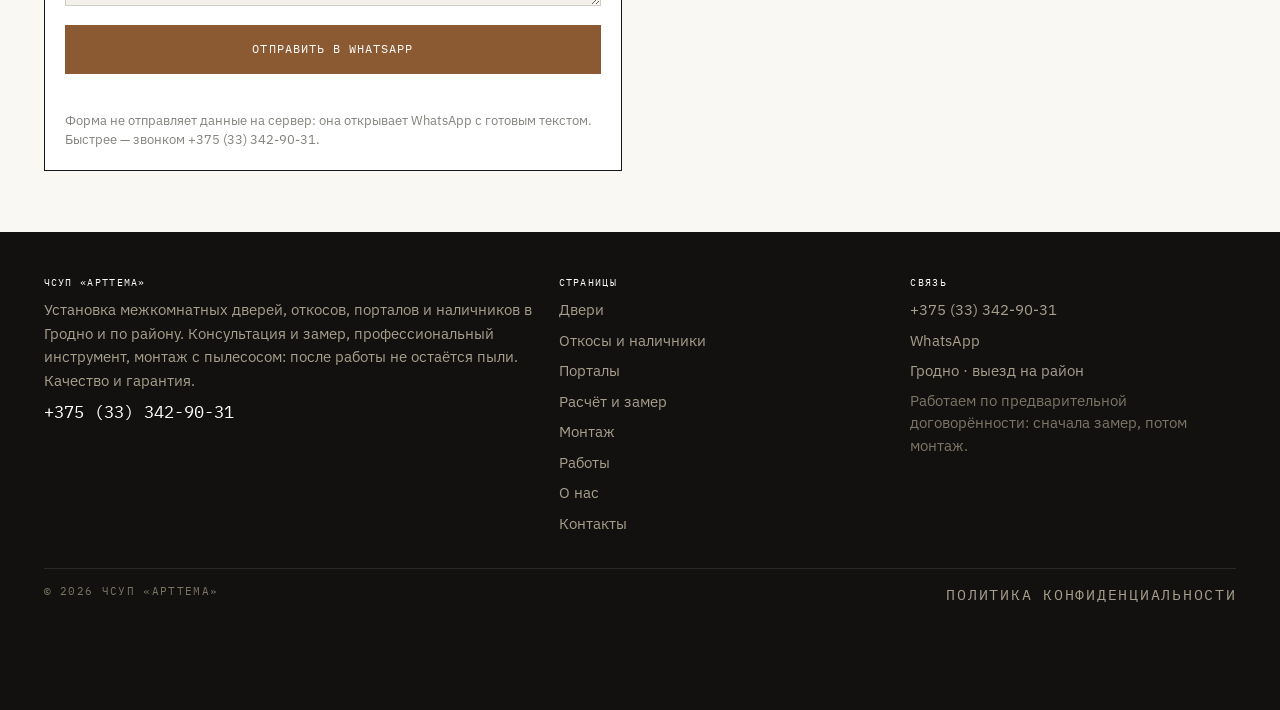
<file: raboty.html>
<!doctype html><html lang="ru"><head>
<meta charset="utf-8"><meta name="viewport" content="width=device-width,initial-scale=1">
<title>Работы — двери, откосы, порталы | АртТема, Гродно</title><meta name="description" content="Фотографии работ: установленные двери, откосы, наличники и порталы. Гродно и район.">
<meta property="og:title" content="Работы — двери, откосы, порталы | АртТема, Гродно"><meta property="og:description" content="Фотографии работ: установленные двери, откосы, наличники и порталы. Гродно и район.">
<meta property="og:type" content="website"><meta property="og:locale" content="ru_BY">
<link rel="icon" href="assets/img/favicon.svg" type="image/svg+xml">
<link rel="preconnect" href="https://fonts.googleapis.com"><link rel="preconnect" href="https://fonts.gstatic.com" crossorigin>
<link href="https://fonts.googleapis.com/css2?family=Cormorant:wght@500;600;700&family=IBM+Plex+Sans:wght@400;500;600&family=IBM+Plex+Mono:wght@400;500&display=swap" rel="stylesheet">
<style>
:root{--paper:#F3F0E9;--paper2:#FAF8F3;--ink:#161719;--ink2:#4C4E52;--ink3:#82827D;--line:rgba(22,23,25,.16);--line2:rgba(22,23,25,.08);
--wood:#8B5A33;--brass:#A9823F;--f-d:'Cormorant',Georgia,serif;--f-t:'IBM Plex Sans',Arial,sans-serif;--f-m:'IBM Plex Mono',monospace}
*{box-sizing:border-box}[hidden]{display:none!important}
body{margin:0;background:var(--paper);color:var(--ink);font:400 16px/1.62 var(--f-t);overflow-wrap:break-word}
img{max-width:100%;height:auto;display:block}
h1,h2,h3{font-family:var(--f-d);margin:0;font-weight:600;line-height:1.02;overflow-wrap:anywhere}
h1{font-size:clamp(2.3rem,6vw,5.2rem)}
.wrap{max-width:1440px;margin-inline:auto;padding-inline:clamp(16px,3.4vw,64px)}
.top{position:sticky;top:0;z-index:60;background:rgba(243,240,233,.97);border-bottom:1px solid var(--line)}
.top__row{display:flex;align-items:center;gap:12px;min-height:62px;min-width:0}
.top__sp{flex:1 1 auto;min-width:8px}
.brand{display:flex;align-items:center;gap:10px;min-width:0}
.brand__mark{width:30px;height:34px;border:1.5px solid var(--ink);position:relative;flex:none}
.brand__mark::after{content:"";position:absolute;left:50%;top:6px;bottom:6px;width:1.5px;background:var(--wood);transform:translateX(-50%)}
.brand b{font-family:var(--f-d);font-size:23px;font-weight:700;white-space:nowrap;overflow:hidden;text-overflow:ellipsis}
.brand span{font-family:var(--f-m);font-size:9px;letter-spacing:.13em;text-transform:uppercase;color:var(--ink3);white-space:nowrap;display:block}
.navbar{border-top:1px solid var(--line2);background:rgba(243,240,233,.99);position:relative}
.navbar__in{display:flex;align-items:center;gap:1px;overflow-x:auto;scrollbar-width:none;-ms-overflow-style:none}
.navbar__in::-webkit-scrollbar{display:none;height:0}
.navbar a{flex:none;font-family:var(--f-m);font-size:11px;letter-spacing:.1em;text-transform:uppercase;padding:12px 11px;white-space:nowrap;border-bottom:2px solid transparent;color:var(--ink2)}
.navbar a[aria-current="page"]{color:var(--ink);border-color:var(--wood)}
.btn{display:inline-flex;align-items:center;justify-content:center;font-family:var(--f-m);font-size:11.5px;letter-spacing:.09em;text-transform:uppercase;padding:14px 20px;border:1px solid var(--ink);background:var(--ink);color:var(--paper)}
.btn--wood{background:var(--wood);border-color:var(--wood);color:#fff}
.btn--ghost{background:transparent;color:var(--ink)}
.btn--wg{background:transparent;border-color:rgba(255,255,255,.55);color:#fff}
.btn--w{background:var(--paper2);border-color:var(--paper2);color:var(--ink)}
.hero{position:relative;overflow:hidden;background:#12110F;color:#fff}
.hero__bg{position:absolute;inset:0;width:100%;height:100%;object-fit:cover}
.hero__in{position:relative;z-index:2;max-width:1440px;margin-inline:auto}
.drawer{position:fixed;inset:0;z-index:120;background:rgba(20,19,17,.6);display:flex;justify-content:flex-end;overflow-y:auto}
.drawer__in{width:min(430px,100%);background:var(--paper);min-height:100%;padding:16px 20px 30px;display:flex;flex-direction:column}
.fbar{position:fixed;left:0;right:0;bottom:0;z-index:70;display:none;gap:6px;padding:8px 10px;background:rgba(243,240,233,.98);border-top:1px solid var(--line)}
.fbar a{flex:1;text-align:center;padding:10px 4px;font-family:var(--f-m);font-size:9.5px;letter-spacing:.06em;text-transform:uppercase;border:1px solid var(--ink);color:var(--ink)}
.fbar a:first-child{background:var(--wood);border-color:var(--wood);color:#fff}
@media (max-width:859px){.fbar{display:flex}body{padding-bottom:64px}.tel{display:none}.burger{display:flex}}
</style>
<link rel="stylesheet" href="assets/css/site.v1.css">
</head><body id="top">
<header class="top">
  <div class="wrap top__row">
    <a class="brand" href="index.html"><span class="brand__mark" aria-hidden="true"></span>
      <span><b>АртТема</b><span>двери · откосы · порталы · Гродно</span></span></a>
    <span class="top__sp"></span>
    <a class="tel" href="tel:+375333429031">+375 (33) 342-90-31</a>
    <button class="burger" id="burger" aria-label="Меню" aria-expanded="false" aria-controls="drawer"><span></span><span></span><span></span></button>
  </div>
  <nav class="navbar" aria-label="Страницы сайта"><div class="wrap navbar__in"><a href="dveri.html">Двери</a><a href="otkosy.html">Откосы и наличники</a><a href="portaly.html">Порталы</a><a href="raschet.html">Расчёт и замер</a><a href="montazh.html">Монтаж</a><a href="raboty.html" aria-current="page">Работы</a><a href="o-kompanii.html">О нас</a><a href="kontakty.html">Контакты</a></div></nav>
</header>
<div class="drawer" id="drawer" hidden><div class="drawer__in" role="dialog" aria-modal="true" aria-label="Меню сайта">
  <div class="drawer__head"><span class="mono">Меню · АртТема</span><button class="drawer__x" id="drawerClose" aria-label="Закрыть меню">×</button></div>
  <a class="dl" href="dveri.html">Двери</a><a class="dl" href="otkosy.html">Откосы и наличники</a><a class="dl" href="portaly.html">Порталы</a><a class="dl" href="raschet.html">Расчёт и замер</a><a class="dl" href="montazh.html">Монтаж</a><a class="dl" href="raboty.html">Работы</a><a class="dl" href="o-kompanii.html">О нас</a><a class="dl" href="kontakty.html">Контакты</a>
  <a class="dl" href="politika.html">Политика конфиденциальности</a>
  <a class="btn btn--wood" href="tel:+375333429031" style="margin-top:16px">+375 (33) 342-90-31</a>
  <a class="btn btn--ghost" href="https://wa.me/375333429031" target="_blank" rel="noopener" style="margin-top:8px">WhatsApp</a>
  <p class="fine" style="margin-top:14px">Гродно · выезд на район. Консультация и замер по договорённости.</p>
</div></div>

<section style="padding:40px 0 30px;border-bottom:1px solid var(--line);background:var(--paper2)">
<div class="wrap"><div class="tag" style="margin-bottom:12px"><i style="background:var(--wood)"></i><span class="mono">Портфолио</span></div>
<h1 style="font-size:clamp(1.9rem,4vw,3.2rem)">Работы</h1>
<p class="lead" style="margin:14px 0 0">Проёмы, откосы, наличники и порталы. Фото демонстрационные: пришлите свои объекты, поставлю вместо них.</p></div></section>
<main>
<section class="sec"><div class="wrap">
  <div class="gal">
    <figure><img src="assets/img/door.jpg" alt="Межкомнатная дверь" loading="lazy"><figcaption>Дверь · установка</figcaption></figure>
    <figure><img src="assets/img/casing.jpg" alt="Наличник и стена" loading="lazy"><figcaption>Наличник · стык</figcaption></figure>
    <figure><img src="assets/img/portal.jpg" alt="Портал" loading="lazy"><figcaption>Портал · откосы</figcaption></figure>
    <figure><img src="assets/img/hero.jpg" alt="Монтаж коробки" loading="lazy"><figcaption>Коробка · выставление</figcaption></figure>
    <figure><img src="assets/img/measure.jpg" alt="Замер проёма" loading="lazy"><figcaption>Замер · проём</figcaption></figure>
    <figure><img src="assets/img/tools.jpg" alt="Инструмент" loading="lazy"><figcaption>Инструмент · отсос</figcaption></figure>
  </div>
  <p class="fine" style="margin-top:14px">Фото демонстрационные. Для реального портфолио нужны свои снимки: проёмы, углы наличников, узлы до и после.</p>
</div></section>
<section class="sec sec--white"><div class="wrap split">
  <div><p class="mono" style="margin-bottom:8px">Заявка</p><h2>Нужен такой же проём?</h2><p class="lead" style="margin-bottom:14px">Опишите задачу — приеду на замер.</p><form class="form" id="leadForm" novalidate>
  <div><label for="f-name">Имя</label><input id="f-name" name="name" type="text" autocomplete="name" placeholder="Как к вам обращаться"></div>
  <div><label for="f-phone">Телефон</label><input id="f-phone" name="phone" type="tel" autocomplete="tel" placeholder="+375"></div>
  <div><label for="f-job">Что нужно</label><select id="f-job" name="job">
    <option>Установка межкомнатных дверей</option><option>Откосы</option><option>Наличники</option>
    <option>Портал</option><option>Замер и консультация</option><option>Другое</option></select></div>
  <div><label for="f-qty">Сколько проёмов</label><select id="f-qty" name="qty">
    <option>1</option><option>2–3</option><option>4–6</option><option>больше 6</option></select></div>
  <div><label for="f-msg">Комментарий</label><textarea id="f-msg" name="msg" placeholder="Адрес, проём в миллиметрах, что уже куплено, сроки"></textarea></div>
  <button class="btn btn--wood" type="submit">Отправить в WhatsApp</button>
  <p class="form__msg" id="formMsg" role="status" aria-live="polite"></p>
  <p class="fine">Форма не отправляет данные на сервер: она открывает WhatsApp с готовым текстом. Быстрее — звонком +375 (33) 342-90-31.</p>
</form></div>
  <div><img src="assets/img/door.jpg" alt="Дверь после монтажа" loading="lazy"></div>
</div></section>
</main>
<footer class="foot"><div class="wrap foot__in">
  <div><h4>ЧСУП «АртТема»</h4>
    <p>Установка межкомнатных дверей, откосов, порталов и наличников в Гродно и по району. Консультация и замер, профессиональный инструмент, монтаж с пылесосом: после работы не остаётся пыли. Качество и гарантия.</p>
    <a href="tel:+375333429031" style="font-family:var(--f-m);font-size:17px;color:#fff">+375 (33) 342-90-31</a></div>
  <div><h4>Страницы</h4><a href="dveri.html">Двери</a><a href="otkosy.html">Откосы и наличники</a><a href="portaly.html">Порталы</a><a href="raschet.html">Расчёт и замер</a><a href="montazh.html">Монтаж</a><a href="raboty.html">Работы</a><a href="o-kompanii.html">О нас</a><a href="kontakty.html">Контакты</a></div>
  <div><h4>Связь</h4><a href="tel:+375333429031">+375 (33) 342-90-31</a><a href="https://wa.me/375333429031" target="_blank" rel="noopener">WhatsApp</a>
    <p>Гродно · выезд на район</p><p class="fine" style="color:#7C7566">Работаем по предварительной договорённости: сначала замер, потом монтаж.</p></div>
  <div class="foot__bt"><span class="mono" style="color:#7C7566">© 2026 ЧСУП «АртТема»</span>
    <a href="politika.html" class="mono" style="color:#A79E8D">Политика конфиденциальности</a></div>
</div></footer>
<div class="fbar">
  <a href="tel:+375333429031">Позвонить</a>
  <a href="https://wa.me/375333429031" target="_blank" rel="noopener">WhatsApp</a>
  <a href="viber://chat?number=%2B375333429031">Viber</a>
  <a href="https://t.me/+375333429031" target="_blank" rel="noopener">Telegram</a>
</div>
<script src="assets/js/main.v1.js" defer></script>
</body></html>
</file>
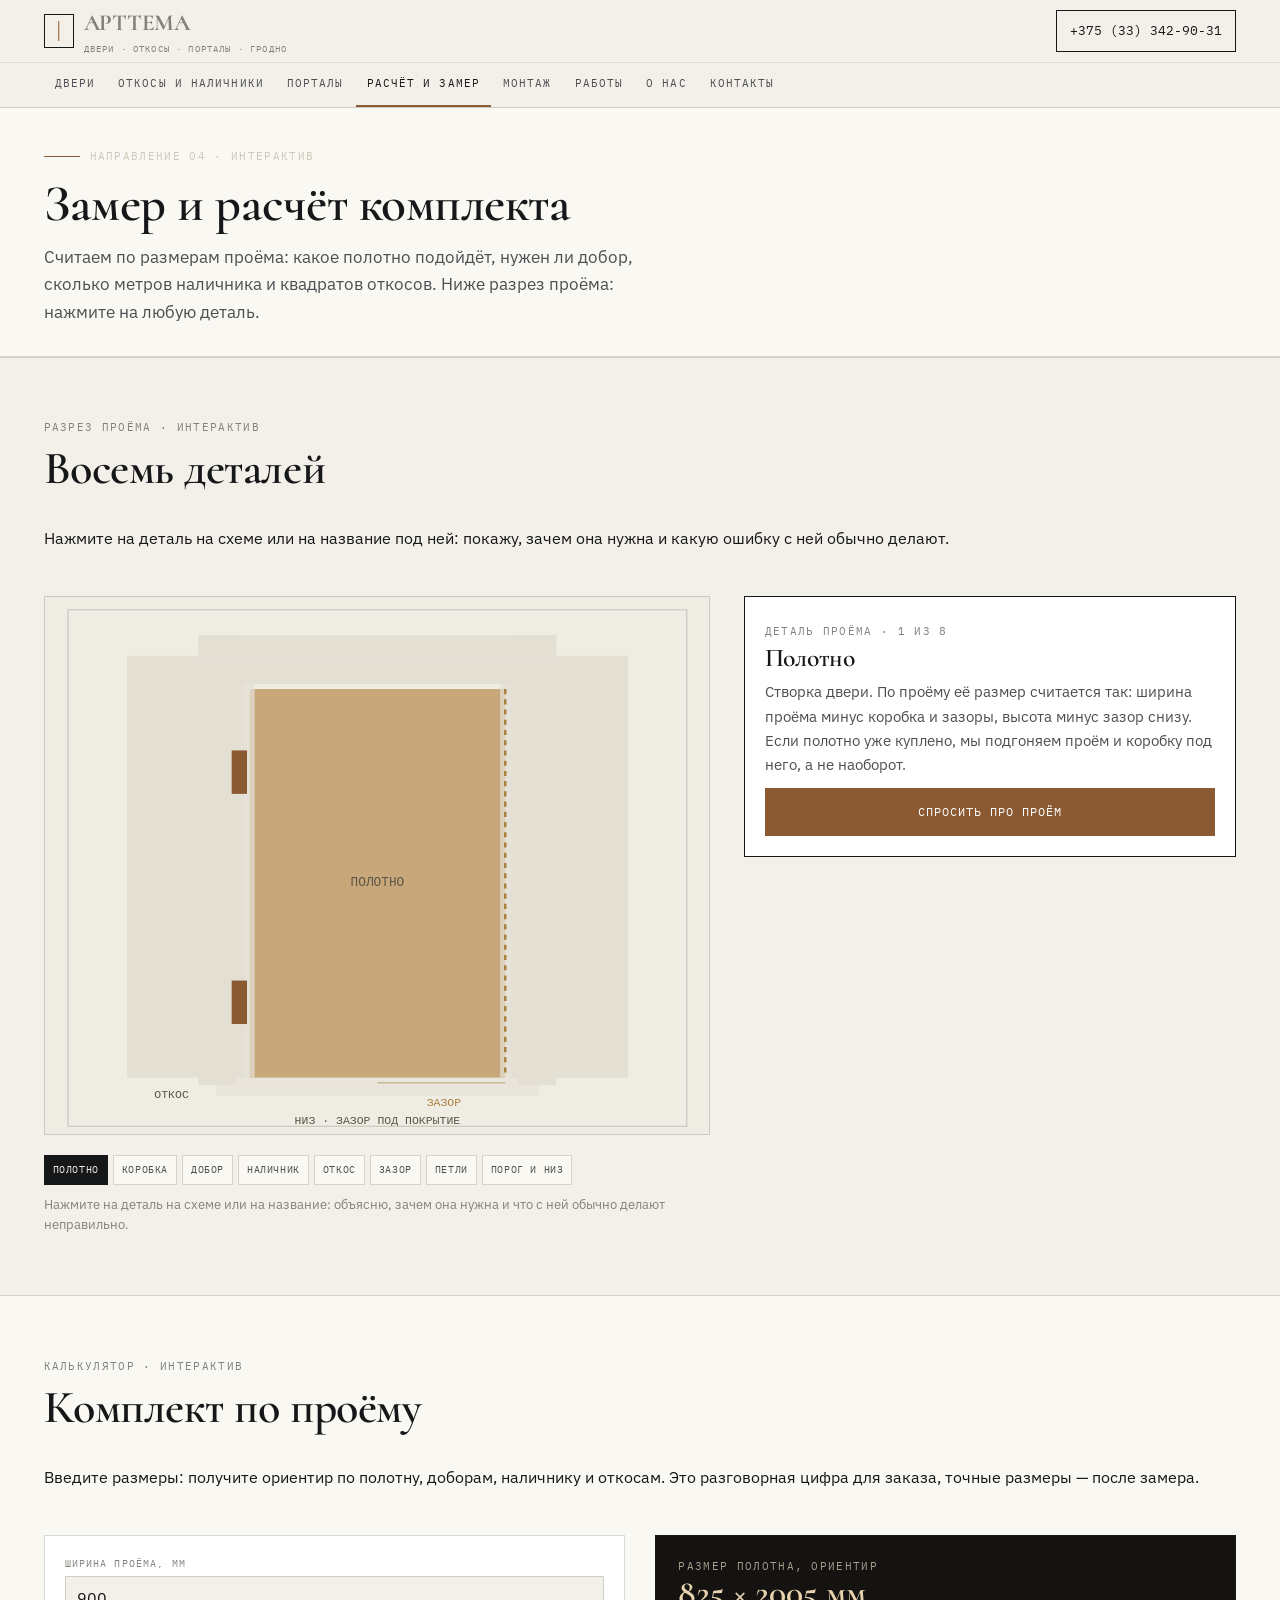
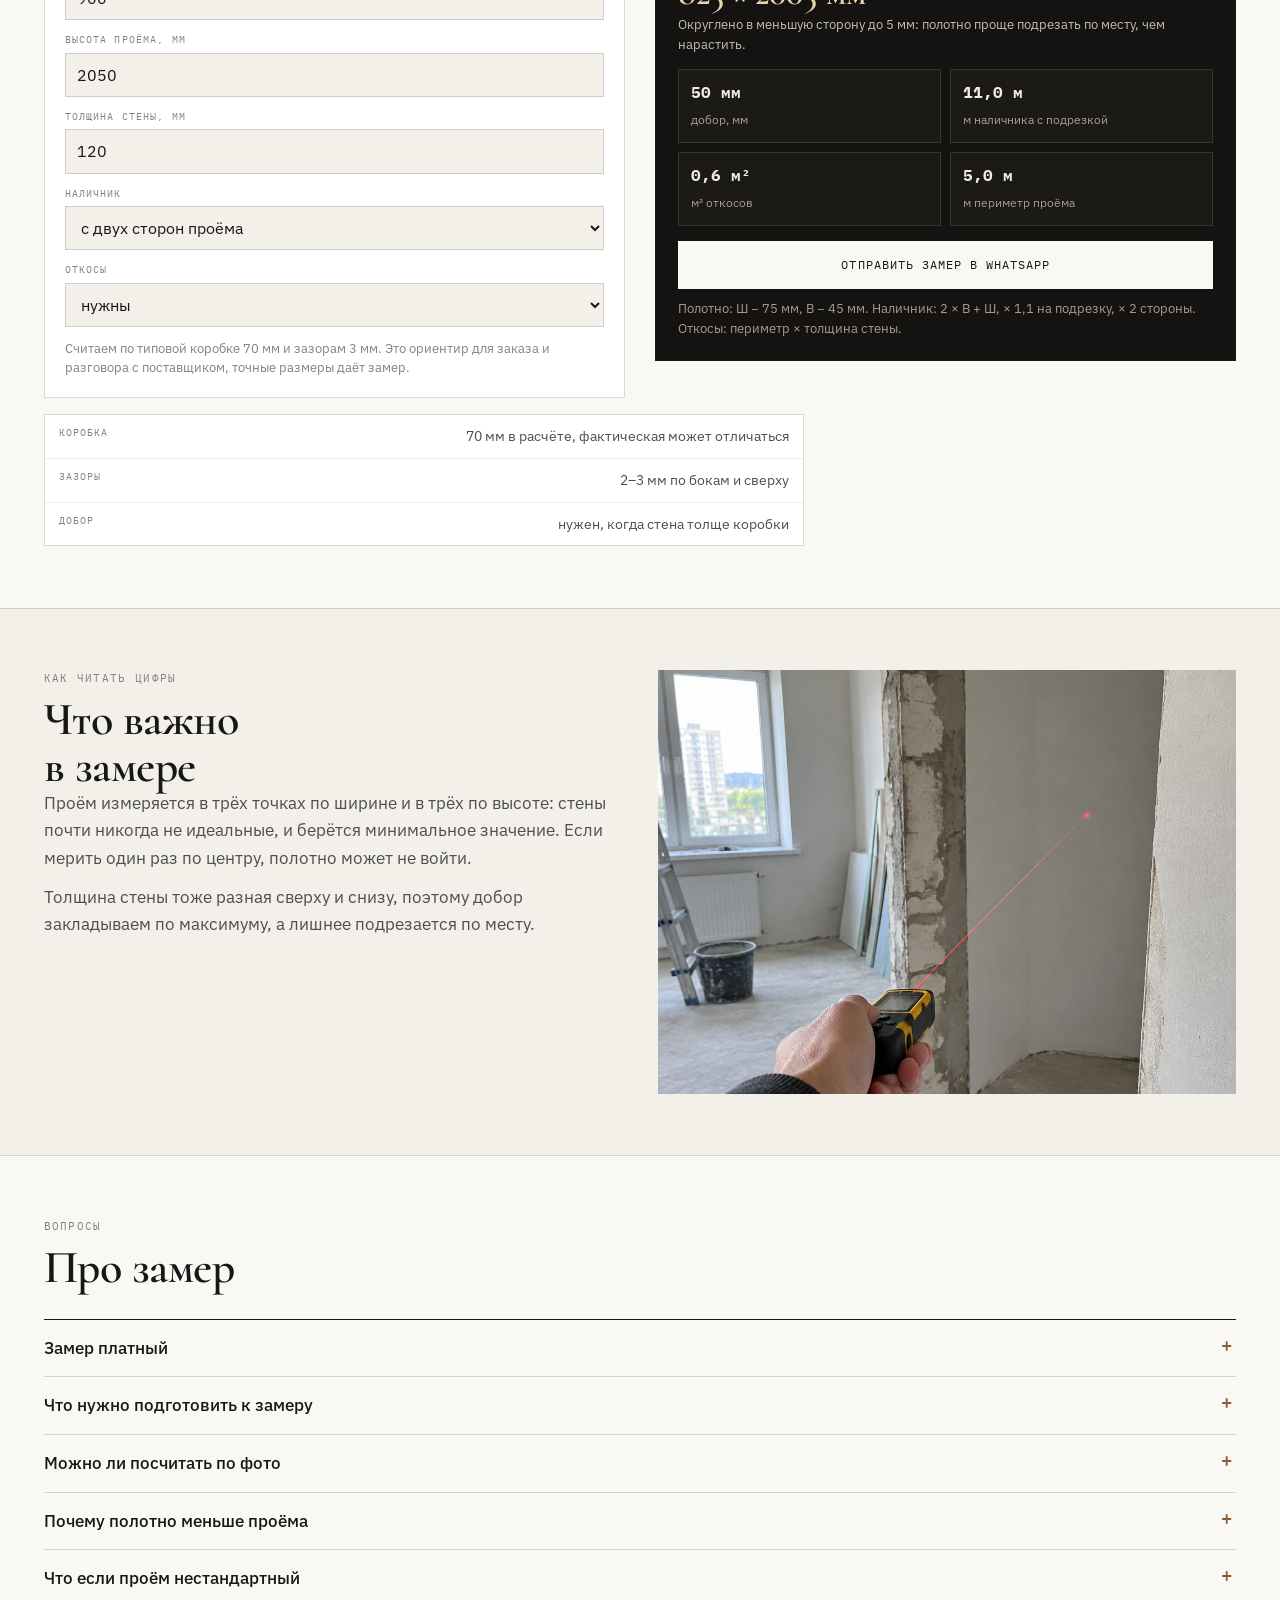
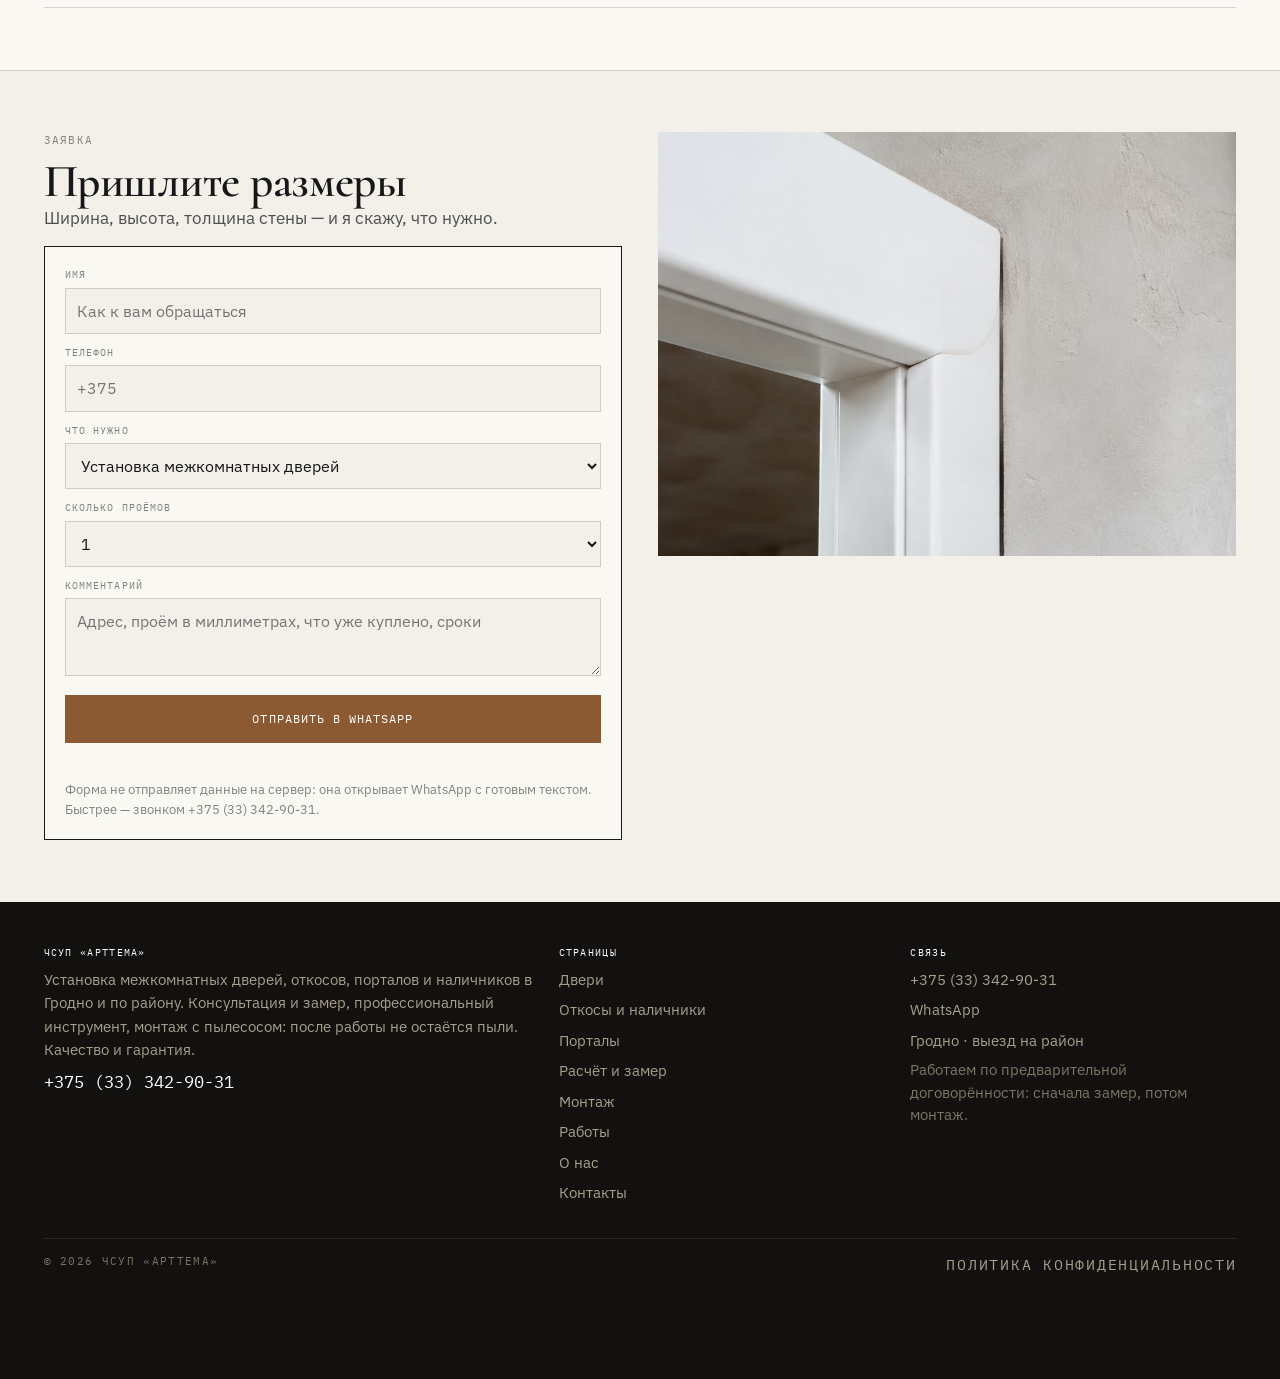
<file: raschet.html>
<!doctype html><html lang="ru"><head>
<meta charset="utf-8"><meta name="viewport" content="width=device-width,initial-scale=1">
<title>Замер и расчёт комплекта двери — калькулятор | АртТема</title><meta name="description" content="Расчёт комплекта по размерам проёма: полотно, доборы под толщину стены, метраж наличника, площадь откосов. Разрез проёма по деталям.">
<meta property="og:title" content="Замер и расчёт комплекта двери — калькулятор | АртТема"><meta property="og:description" content="Расчёт комплекта по размерам проёма: полотно, доборы под толщину стены, метраж наличника, площадь откосов. Разрез проёма по деталям.">
<meta property="og:type" content="website"><meta property="og:locale" content="ru_BY">
<link rel="icon" href="assets/img/favicon.svg" type="image/svg+xml">
<link rel="preconnect" href="https://fonts.googleapis.com"><link rel="preconnect" href="https://fonts.gstatic.com" crossorigin>
<link href="https://fonts.googleapis.com/css2?family=Cormorant:wght@500;600;700&family=IBM+Plex+Sans:wght@400;500;600&family=IBM+Plex+Mono:wght@400;500&display=swap" rel="stylesheet">
<style>
:root{--paper:#F3F0E9;--paper2:#FAF8F3;--ink:#161719;--ink2:#4C4E52;--ink3:#82827D;--line:rgba(22,23,25,.16);--line2:rgba(22,23,25,.08);
--wood:#8B5A33;--brass:#A9823F;--f-d:'Cormorant',Georgia,serif;--f-t:'IBM Plex Sans',Arial,sans-serif;--f-m:'IBM Plex Mono',monospace}
*{box-sizing:border-box}[hidden]{display:none!important}
body{margin:0;background:var(--paper);color:var(--ink);font:400 16px/1.62 var(--f-t);overflow-wrap:break-word}
img{max-width:100%;height:auto;display:block}
h1,h2,h3{font-family:var(--f-d);margin:0;font-weight:600;line-height:1.02;overflow-wrap:anywhere}
h1{font-size:clamp(2.3rem,6vw,5.2rem)}
.wrap{max-width:1440px;margin-inline:auto;padding-inline:clamp(16px,3.4vw,64px)}
.top{position:sticky;top:0;z-index:60;background:rgba(243,240,233,.97);border-bottom:1px solid var(--line)}
.top__row{display:flex;align-items:center;gap:12px;min-height:62px;min-width:0}
.top__sp{flex:1 1 auto;min-width:8px}
.brand{display:flex;align-items:center;gap:10px;min-width:0}
.brand__mark{width:30px;height:34px;border:1.5px solid var(--ink);position:relative;flex:none}
.brand__mark::after{content:"";position:absolute;left:50%;top:6px;bottom:6px;width:1.5px;background:var(--wood);transform:translateX(-50%)}
.brand b{font-family:var(--f-d);font-size:23px;font-weight:700;white-space:nowrap;overflow:hidden;text-overflow:ellipsis}
.brand span{font-family:var(--f-m);font-size:9px;letter-spacing:.13em;text-transform:uppercase;color:var(--ink3);white-space:nowrap;display:block}
.navbar{border-top:1px solid var(--line2);background:rgba(243,240,233,.99);position:relative}
.navbar__in{display:flex;align-items:center;gap:1px;overflow-x:auto;scrollbar-width:none;-ms-overflow-style:none}
.navbar__in::-webkit-scrollbar{display:none;height:0}
.navbar a{flex:none;font-family:var(--f-m);font-size:11px;letter-spacing:.1em;text-transform:uppercase;padding:12px 11px;white-space:nowrap;border-bottom:2px solid transparent;color:var(--ink2)}
.navbar a[aria-current="page"]{color:var(--ink);border-color:var(--wood)}
.btn{display:inline-flex;align-items:center;justify-content:center;font-family:var(--f-m);font-size:11.5px;letter-spacing:.09em;text-transform:uppercase;padding:14px 20px;border:1px solid var(--ink);background:var(--ink);color:var(--paper)}
.btn--wood{background:var(--wood);border-color:var(--wood);color:#fff}
.btn--ghost{background:transparent;color:var(--ink)}
.btn--wg{background:transparent;border-color:rgba(255,255,255,.55);color:#fff}
.btn--w{background:var(--paper2);border-color:var(--paper2);color:var(--ink)}
.hero{position:relative;overflow:hidden;background:#12110F;color:#fff}
.hero__bg{position:absolute;inset:0;width:100%;height:100%;object-fit:cover}
.hero__in{position:relative;z-index:2;max-width:1440px;margin-inline:auto}
.drawer{position:fixed;inset:0;z-index:120;background:rgba(20,19,17,.6);display:flex;justify-content:flex-end;overflow-y:auto}
.drawer__in{width:min(430px,100%);background:var(--paper);min-height:100%;padding:16px 20px 30px;display:flex;flex-direction:column}
.fbar{position:fixed;left:0;right:0;bottom:0;z-index:70;display:none;gap:6px;padding:8px 10px;background:rgba(243,240,233,.98);border-top:1px solid var(--line)}
.fbar a{flex:1;text-align:center;padding:10px 4px;font-family:var(--f-m);font-size:9.5px;letter-spacing:.06em;text-transform:uppercase;border:1px solid var(--ink);color:var(--ink)}
.fbar a:first-child{background:var(--wood);border-color:var(--wood);color:#fff}
@media (max-width:859px){.fbar{display:flex}body{padding-bottom:64px}.tel{display:none}.burger{display:flex}}
</style>
<link rel="stylesheet" href="assets/css/site.v1.css">
</head><body id="top">
<header class="top">
  <div class="wrap top__row">
    <a class="brand" href="index.html"><span class="brand__mark" aria-hidden="true"></span>
      <span><b>АртТема</b><span>двери · откосы · порталы · Гродно</span></span></a>
    <span class="top__sp"></span>
    <a class="tel" href="tel:+375333429031">+375 (33) 342-90-31</a>
    <button class="burger" id="burger" aria-label="Меню" aria-expanded="false" aria-controls="drawer"><span></span><span></span><span></span></button>
  </div>
  <nav class="navbar" aria-label="Страницы сайта"><div class="wrap navbar__in"><a href="dveri.html">Двери</a><a href="otkosy.html">Откосы и наличники</a><a href="portaly.html">Порталы</a><a href="raschet.html" aria-current="page">Расчёт и замер</a><a href="montazh.html">Монтаж</a><a href="raboty.html">Работы</a><a href="o-kompanii.html">О нас</a><a href="kontakty.html">Контакты</a></div></nav>
</header>
<div class="drawer" id="drawer" hidden><div class="drawer__in" role="dialog" aria-modal="true" aria-label="Меню сайта">
  <div class="drawer__head"><span class="mono">Меню · АртТема</span><button class="drawer__x" id="drawerClose" aria-label="Закрыть меню">×</button></div>
  <a class="dl" href="dveri.html">Двери</a><a class="dl" href="otkosy.html">Откосы и наличники</a><a class="dl" href="portaly.html">Порталы</a><a class="dl" href="raschet.html">Расчёт и замер</a><a class="dl" href="montazh.html">Монтаж</a><a class="dl" href="raboty.html">Работы</a><a class="dl" href="o-kompanii.html">О нас</a><a class="dl" href="kontakty.html">Контакты</a>
  <a class="dl" href="politika.html">Политика конфиденциальности</a>
  <a class="btn btn--wood" href="tel:+375333429031" style="margin-top:16px">+375 (33) 342-90-31</a>
  <a class="btn btn--ghost" href="https://wa.me/375333429031" target="_blank" rel="noopener" style="margin-top:8px">WhatsApp</a>
  <p class="fine" style="margin-top:14px">Гродно · выезд на район. Консультация и замер по договорённости.</p>
</div></div>

<section style="padding:40px 0 30px;border-bottom:1px solid var(--line);background:var(--paper2)">
<div class="wrap"><div class="tag" style="margin-bottom:12px"><i style="background:var(--wood)"></i><span class="mono">Направление 04 · интерактив</span></div>
<h1 style="font-size:clamp(1.9rem,4vw,3.2rem)">Замер и расчёт комплекта</h1>
<p class="lead" style="margin:14px 0 0">Считаем по размерам проёма: какое полотно подойдёт, нужен ли добор, сколько метров наличника и квадратов откосов. Ниже разрез проёма: нажмите на любую деталь.</p></div></section>
<main>
<section class="sec"><div class="wrap">
  <div class="shead"><div><p class="mono" style="margin-bottom:8px">Разрез проёма · интерактив</p><h2>Восемь деталей</h2></div>
    <p>Нажмите на деталь на схеме или на название под ней: покажу, зачем она нужна и какую ошибку с ней обычно делают.</p></div>
  <div class="cut" id="cut">
  <div><svg viewBox="0 0 520 420" role="group" aria-label="Разрез дверного проёма с подписями">
  <rect x="0" y="0" width="520" height="420" fill="#efece4"/>
  <rect x="18" y="10" width="484" height="404" fill="none" stroke="#161719" stroke-opacity=".16"/>
  <!-- стены -->
  <g data-part="otkos" tabindex="0" role="button" aria-label="Откос">
    <path class="fillable" d="M64 46h70v330H64z"/>
    <path class="fillable" d="M386 46h70v330h-70z"/>
    <text x="99" y="392" font-family="monospace" font-size="9" fill="#5b5548" text-anchor="middle">ОТКОС</text>
  </g>
  <!-- коробка -->
  <g data-part="korobka" tabindex="0" role="button" aria-label="Коробка">
    <rect class="fillable" x="134" y="46" width="22" height="330"/>
    <rect class="fillable" x="364" y="46" width="22" height="330"/>
    <rect class="fillable" x="134" y="46" width="252" height="22"/>
  </g>
  <!-- полотно -->
  <g data-part="polotno" tabindex="0" role="button" aria-label="Полотно">
    <rect class="fillable" x="160" y="72" width="200" height="304"/>
    <text x="260" y="226" font-family="monospace" font-size="10" fill="#5b5548" text-anchor="middle">ПОЛОТНО</text>
  </g>
  <!-- добор -->
  <g data-part="dobor" tabindex="0" role="button" aria-label="Добор">
    <rect class="fillable" x="156" y="46" width="8" height="330" opacity=".75"/>
    <rect class="fillable" x="356" y="46" width="8" height="330" opacity=".75"/>
  </g>
  <!-- наличник -->
  <g data-part="nalichnik" tabindex="0" role="button" aria-label="Наличник">
    <rect class="fillable" x="120" y="30" width="30" height="352"/>
    <rect class="fillable" x="370" y="30" width="30" height="352"/>
    <rect class="fillable" x="120" y="30" width="280" height="18"/>
  </g>
  <!-- петли -->
  <g data-part="petli" tabindex="0" role="button" aria-label="Петли">
    <rect x="146" y="120" width="12" height="34" fill="#8B5A33"/>
    <rect x="146" y="300" width="12" height="34" fill="#8B5A33"/>
  </g>
  <!-- зазор -->
  <g data-part="zazor" tabindex="0" role="button" aria-label="Зазор">
    <line x1="360" y1="72" x2="360" y2="376" stroke="#A9823F" stroke-width="2" stroke-dasharray="4 4"/>
    <line x1="260" y1="380" x2="360" y2="380" stroke="#A9823F" stroke-width="1"/>
    <text x="312" y="398" font-family="monospace" font-size="9" fill="#A9823F" text-anchor="middle">ЗАЗОР</text>
  </g>
  <!-- порог -->
  <g data-part="porog" tabindex="0" role="button" aria-label="Порог и низ">
    <rect class="fillable" x="134" y="376" width="252" height="14" opacity=".5"/>
    <text x="260" y="412" font-family="monospace" font-size="9" fill="#5b5548" text-anchor="middle">НИЗ · ЗАЗОР ПОД ПОКРЫТИЕ</text>
  </g>
</svg>
    <div class="cut__legend" id="cutLegend"><button type="button" data-p="polotno" aria-pressed="true">Полотно</button><button type="button" data-p="korobka" aria-pressed="false">Коробка</button><button type="button" data-p="dobor" aria-pressed="false">Добор</button><button type="button" data-p="nalichnik" aria-pressed="false">Наличник</button><button type="button" data-p="otkos" aria-pressed="false">Откос</button><button type="button" data-p="zazor" aria-pressed="false">Зазор</button><button type="button" data-p="petli" aria-pressed="false">Петли</button><button type="button" data-p="porog" aria-pressed="false">Порог и низ</button></div>
    <p class="fine" style="margin-top:10px">Нажмите на деталь на схеме или на название: объясню, зачем она нужна и что с ней обычно делают неправильно.</p>
  </div>
  <div class="cut__out" aria-live="polite">
    <span class="mono" id="cp-kick">Деталь проёма</span>
    <h3 id="cp-title"></h3>
    <p id="cp-desc"></p>
    <a class="btn btn--wood" id="cp-cta" href="https://wa.me/375333429031" target="_blank" rel="noopener" style="width:100%">Спросить про проём</a>
  </div>
  <script type="application/json" id="cutData">[{"k": "polotno", "n": "Полотно", "d": "Створка двери. По проёму её размер считается так: ширина проёма минус коробка и зазоры, высота минус зазор снизу. Если полотно уже куплено, мы подгоняем проём и коробку под него, а не наоборот."}, {"k": "korobka", "n": "Коробка", "d": "Рама, в которую входит полотно. Стойки и верхняя перекладина выставляются по уровню и отвесу: перекос коробки на 2–3 мм — это клин внизу и щель сверху."}, {"k": "dobor", "n": "Добор", "d": "Планка, которая добирает ширину коробки до толщины стены. Нужен, когда стена толще коробки: без добора остаётся «тоннель» из откоса."}, {"k": "nalichnik", "n": "Наличник", "d": "Накладка, закрывающая стык коробки и стены. Телескопический наличник входит в паз коробки без гвоздей и герметика, его можно подтянуть."}, {"k": "otkos", "n": "Откос", "d": "Плоскость внутри проёма от коробки до стены. Ровный откос — это ровные углы: его видно каждый раз, когда проходите мимо."}, {"k": "zazor", "n": "Зазор", "d": "Технологический зазор между полотном и коробкой: обычно 2–3 мм по бокам и сверху. Меньше — полотно начнёт тереть от влажности, больше — видно щель и слышно хлопок."}, {"k": "petli", "n": "Петли", "d": "От них зависит, будет ли дверь закрываться сама или стоять на месте. Пазы под петли выбираются фрезером, а не стамеской «на глаз»."}, {"k": "porog", "n": "Порог и низ", "d": "Если порог не нужен, снизу оставляем зазор под вентиляцию и покрытие пола, чтобы полотно не цепляло ковролин или плитку."}]</script>
</div>
</div></section>
<section class="sec sec--white"><div class="wrap">
  <div class="shead"><div><p class="mono" style="margin-bottom:8px">Калькулятор · интерактив</p><h2>Комплект по проёму</h2></div>
    <p>Введите размеры: получите ориентир по полотну, доборам, наличнику и откосам. Это разговорная цифра для заказа, точные размеры — после замера.</p></div>
  <div class="calc" id="kit">
  <div class="calc__form">
    <div><label for="k-w">Ширина проёма, мм</label><input id="k-w" type="number" min="500" max="2500" step="5" value="900" inputmode="numeric"></div>
    <div><label for="k-h">Высота проёма, мм</label><input id="k-h" type="number" min="1500" max="2600" step="5" value="2050" inputmode="numeric"></div>
    <div><label for="k-t">Толщина стены, мм</label><input id="k-t" type="number" min="70" max="600" step="5" value="120" inputmode="numeric"></div>
    <div><label for="k-side">Наличник</label><select id="k-side">
      <option value="2">с двух сторон проёма</option><option value="1">с одной стороны</option></select></div>
    <div><label for="k-otk">Откосы</label><select id="k-otk">
      <option value="1">нужны</option><option value="0">не нужны</option></select></div>
    <p class="fine">Считаем по типовой коробке 70 мм и зазорам 3 мм. Это ориентир для заказа и разговора с поставщиком, точные размеры даёт замер.</p>
  </div>
  <div class="calc__out" aria-live="polite">
    <p class="mono" style="color:#A79E8D">Размер полотна, ориентир</p>
    <p class="calc__big" id="k-polotno">825 × 2005 мм</p>
    <p class="fine" style="color:#C6C0B4;margin:0">Округлено в меньшую сторону до 5 мм: полотно проще подрезать по месту, чем нарастить.</p>
    <div class="calc__cells">
      <div class="calc__cell"><b id="k-dobor">не нужен</b><span>добор, мм</span></div>
      <div class="calc__cell"><b id="k-nal">—</b><span>м наличника с подрезкой</span></div>
      <div class="calc__cell"><b id="k-otk-out">—</b><span>м² откосов</span></div>
      <div class="calc__cell"><b id="k-per">—</b><span>м периметр проёма</span></div>
    </div>
    <a class="btn btn--w" id="k-cta" href="https://wa.me/375333429031" target="_blank" rel="noopener" style="width:100%">Отправить замер в WhatsApp</a>
    <p class="fine" style="color:#A79E8D;margin:10px 0 0">Полотно: Ш − 75 мм, В − 45 мм. Наличник: 2 × В + Ш, × 1,1 на подрезку, × 2 стороны. Откосы: периметр × толщина стены.</p>
  </div>
</div>
  <div class="pass" style="margin-top:16px;max-width:760px">
    <div class="r"><b>Коробка</b><span>70 мм в расчёте, фактическая может отличаться</span></div>
    <div class="r"><b>Зазоры</b><span>2–3 мм по бокам и сверху</span></div>
    <div class="r"><b>Добор</b><span>нужен, когда стена толще коробки</span></div>
  </div>
</div></section>
<section class="sec"><div class="wrap split">
  <div><p class="mono" style="margin-bottom:8px">Как читать цифры</p><h2>Что важно<br>в замере</h2>
    <p class="lead" style="margin-bottom:12px">Проём измеряется в трёх точках по ширине и в трёх по высоте: стены почти никогда не идеальные, и берётся минимальное значение. Если мерить один раз по центру, полотно может не войти.</p>
    <p class="lead">Толщина стены тоже разная сверху и снизу, поэтому добор закладываем по максимуму, а лишнее подрезается по месту.</p></div>
  <div><img src="assets/img/measure.jpg" alt="Лазерный замер проёма" loading="lazy"></div>
</div></section>
<section class="sec sec--white"><div class="wrap">
  <div class="shead"><div><p class="mono" style="margin-bottom:8px">Вопросы</p><h2>Про замер</h2></div></div>
  <div class="acc"><details><summary>Замер платный</summary><p>Замер и консультация обсуждаются по телефону: зависит от адреса и количества проёмов. Скажу до выезда, без сюрпризов на месте.</p></details><details><summary>Что нужно подготовить к замеру</summary><p>Доступ к проёмам и примерное понимание, будете ли менять пол. Если уже куплены двери — покажите комплект, посчитаю по факту.</p></details><details><summary>Можно ли посчитать по фото</summary><p>Приблизительно — да, если пришлёте фото проёма с рулеткой. Но окончательный размер всё равно берётся на месте.</p></details><details><summary>Почему полотно меньше проёма</summary><p>Потому что в проём входят коробка, зазоры и петли. Полотно = проём минус коробка и технологические зазоры.</p></details><details><summary>Что если проём нестандартный</summary><p>Считаем индивидуально: либо заказывается полотно нужного размера, либо проём подготавливается под стандарт.</p></details></div>
</div></section>
<section class="sec"><div class="wrap split">
  <div><p class="mono" style="margin-bottom:8px">Заявка</p><h2>Пришлите размеры</h2><p class="lead" style="margin-bottom:14px">Ширина, высота, толщина стены — и я скажу, что нужно.</p><form class="form" id="leadForm" novalidate>
  <div><label for="f-name">Имя</label><input id="f-name" name="name" type="text" autocomplete="name" placeholder="Как к вам обращаться"></div>
  <div><label for="f-phone">Телефон</label><input id="f-phone" name="phone" type="tel" autocomplete="tel" placeholder="+375"></div>
  <div><label for="f-job">Что нужно</label><select id="f-job" name="job">
    <option>Установка межкомнатных дверей</option><option>Откосы</option><option>Наличники</option>
    <option>Портал</option><option>Замер и консультация</option><option>Другое</option></select></div>
  <div><label for="f-qty">Сколько проёмов</label><select id="f-qty" name="qty">
    <option>1</option><option>2–3</option><option>4–6</option><option>больше 6</option></select></div>
  <div><label for="f-msg">Комментарий</label><textarea id="f-msg" name="msg" placeholder="Адрес, проём в миллиметрах, что уже куплено, сроки"></textarea></div>
  <button class="btn btn--wood" type="submit">Отправить в WhatsApp</button>
  <p class="form__msg" id="formMsg" role="status" aria-live="polite"></p>
  <p class="fine">Форма не отправляет данные на сервер: она открывает WhatsApp с готовым текстом. Быстрее — звонком +375 (33) 342-90-31.</p>
</form></div>
  <div><img src="assets/img/casing.jpg" alt="Наличник" loading="lazy"></div>
</div></section>
</main>
<footer class="foot"><div class="wrap foot__in">
  <div><h4>ЧСУП «АртТема»</h4>
    <p>Установка межкомнатных дверей, откосов, порталов и наличников в Гродно и по району. Консультация и замер, профессиональный инструмент, монтаж с пылесосом: после работы не остаётся пыли. Качество и гарантия.</p>
    <a href="tel:+375333429031" style="font-family:var(--f-m);font-size:17px;color:#fff">+375 (33) 342-90-31</a></div>
  <div><h4>Страницы</h4><a href="dveri.html">Двери</a><a href="otkosy.html">Откосы и наличники</a><a href="portaly.html">Порталы</a><a href="raschet.html">Расчёт и замер</a><a href="montazh.html">Монтаж</a><a href="raboty.html">Работы</a><a href="o-kompanii.html">О нас</a><a href="kontakty.html">Контакты</a></div>
  <div><h4>Связь</h4><a href="tel:+375333429031">+375 (33) 342-90-31</a><a href="https://wa.me/375333429031" target="_blank" rel="noopener">WhatsApp</a>
    <p>Гродно · выезд на район</p><p class="fine" style="color:#7C7566">Работаем по предварительной договорённости: сначала замер, потом монтаж.</p></div>
  <div class="foot__bt"><span class="mono" style="color:#7C7566">© 2026 ЧСУП «АртТема»</span>
    <a href="politika.html" class="mono" style="color:#A79E8D">Политика конфиденциальности</a></div>
</div></footer>
<div class="fbar">
  <a href="tel:+375333429031">Позвонить</a>
  <a href="https://wa.me/375333429031" target="_blank" rel="noopener">WhatsApp</a>
  <a href="viber://chat?number=%2B375333429031">Viber</a>
  <a href="https://t.me/+375333429031" target="_blank" rel="noopener">Telegram</a>
</div>
<script src="assets/js/main.v1.js" defer></script>
</body></html>
</file>
<file: assets/css/site.v1.css>
:root{--paper:#F3F0E9;--paper2:#FAF8F3;--ink:#161719;--ink2:#4C4E52;--ink3:#82827D;
--line:rgba(22,23,25,.16);--line2:rgba(22,23,25,.08);--wood:#8B5A33;--brass:#A9823F;--dark:#141311;
--f-d:'Cormorant',Georgia,serif;--f-t:'IBM Plex Sans',Arial,sans-serif;--f-m:'IBM Plex Mono',monospace}
*{box-sizing:border-box}
[hidden]{display:none!important}
html{-webkit-text-size-adjust:100%;scroll-behavior:smooth}
body{margin:0;background:var(--paper);color:var(--ink);font:400 16px/1.62 var(--f-t);overflow-wrap:break-word;hyphens:auto}
img{display:block;max-width:100%;height:auto}
a{color:inherit;text-decoration:none}
button{font:inherit;cursor:pointer}
h1,h2,h3,h4{font-family:var(--f-d);margin:0;font-weight:600;line-height:1.02;letter-spacing:-.01em;overflow-wrap:anywhere}
h1{font-size:clamp(2.3rem,6vw,5.2rem)}
h2{font-size:clamp(1.9rem,3.6vw,3.2rem)}
h3{font-size:clamp(1.15rem,1.6vw,1.42rem);line-height:1.15;font-weight:600}
h1 em,h2 em{font-style:italic;color:var(--wood)}
.wrap{max-width:1440px;margin-inline:auto;padding-inline:clamp(16px,3.4vw,64px)}
.mono{font-family:var(--f-m);font-size:11px;letter-spacing:.12em;text-transform:uppercase;color:var(--ink3);margin:0}
.lead{font-size:16.5px;line-height:1.66;color:var(--ink2);max-width:62ch;margin:0}
.fine{font-size:12.5px;line-height:1.55;color:var(--ink3);margin:0}
/* шапка: два ряда, все страницы видны */
.top{position:sticky;top:0;z-index:60;background:rgba(243,240,233,.97);border-bottom:1px solid var(--line);backdrop-filter:blur(10px)}
.top__row{display:flex;align-items:center;gap:12px;min-height:62px;min-width:0}
.top__sp{flex:1 1 auto;min-width:8px}
.brand{display:flex;align-items:center;gap:10px;min-width:0}
.brand__mark{width:30px;height:34px;border:1.5px solid var(--ink);position:relative;flex:none}
.brand__mark::after{content:"";position:absolute;left:50%;top:6px;bottom:6px;width:1.5px;background:var(--wood);transform:translateX(-50%)}
.brand b{font-family:var(--f-d);font-size:23px;font-weight:700;letter-spacing:-.01em;white-space:nowrap;overflow:hidden;text-overflow:ellipsis}
.brand span{font-family:var(--f-m);font-size:9px;letter-spacing:.13em;text-transform:uppercase;color:var(--ink3);white-space:nowrap;display:block}
.navbar{border-top:1px solid var(--line2);background:rgba(243,240,233,.99);position:relative}
.navbar::after{content:"";position:absolute;right:0;top:0;bottom:0;width:30px;pointer-events:none;background:linear-gradient(90deg,rgba(243,240,233,0),rgba(243,240,233,.98))}
.navbar__in{display:flex;align-items:center;gap:1px;overflow-x:auto;scrollbar-width:none;-ms-overflow-style:none}
.navbar__in::-webkit-scrollbar{display:none;height:0}
.navbar a{flex:none;font-family:var(--f-m);font-size:11px;letter-spacing:.1em;text-transform:uppercase;padding:12px 11px;white-space:nowrap;border-bottom:2px solid transparent;color:var(--ink2)}
.navbar a:hover{color:var(--ink);border-color:var(--brass)}
.navbar a[aria-current="page"]{color:var(--ink);border-color:var(--wood)}
@media (min-width:860px){.navbar::after{display:none}}
@media (max-width:479px){.navbar a{padding:11px 9px;font-size:10px;letter-spacing:.06em}}
.tel{font-family:var(--f-m);font-size:13px;border:1px solid var(--ink);padding:9px 13px;white-space:nowrap;color:var(--ink)}
.tel:hover{background:var(--ink);color:var(--paper)}
.burger{display:none;width:44px;height:38px;border:1px solid var(--ink);background:none;flex-direction:column;gap:5px;align-items:center;justify-content:center;padding:0;margin-left:4px}
.burger span{width:20px;height:1.5px;background:var(--ink);display:block}
/* меню-панель */
.drawer{position:fixed;inset:0;z-index:120;background:rgba(20,19,17,.6);display:flex;justify-content:flex-end;overflow-y:auto}
.drawer__in{width:min(430px,100%);background:var(--paper);min-height:100%;padding:16px 20px 30px;display:flex;flex-direction:column}
.drawer__head{display:flex;align-items:center;justify-content:space-between;margin-bottom:8px}
.drawer__x{width:40px;height:40px;border:1px solid var(--ink);background:none;font-size:21px;line-height:1;color:var(--ink)}
.drawer a.dl{font-family:var(--f-d);font-size:22px;padding:10px 0;border-bottom:1px solid var(--line2);color:var(--ink)}
.btn{display:inline-flex;align-items:center;justify-content:center;gap:8px;font-family:var(--f-m);font-size:11.5px;letter-spacing:.09em;text-transform:uppercase;
padding:14px 20px;border:1px solid var(--ink);background:var(--ink);color:var(--paper);transition:transform .16s,background .16s}
.btn:hover{transform:translateY(-2px)}
.btn--wood{background:var(--wood);border-color:var(--wood);color:#fff}
.btn--ghost{background:transparent;color:var(--ink)}
.btn--w{background:var(--paper2);border-color:var(--paper2);color:var(--ink)}
.btn--wg{background:transparent;border-color:rgba(255,255,255,.55);color:#fff}
.btn--wg:hover{background:#fff;color:var(--ink)}
/* герой */
.hero{position:relative;overflow:hidden;background:#12110F;color:#fff;display:flex;align-items:flex-end;min-height:76vh}
.hero__bg{position:absolute;inset:0;width:100%;height:100%;object-fit:cover;object-position:58% 45%}
.hero::after{content:"";position:absolute;inset:0;background:
linear-gradient(96deg,rgba(14,13,11,.94) 0%,rgba(16,15,13,.88) 34%,rgba(20,19,17,.52) 66%,rgba(20,19,17,.16) 92%),
linear-gradient(180deg,rgba(14,13,11,.28) 0%,rgba(14,13,11,0) 40%,rgba(14,13,11,.6) 100%)}
.hero__in{position:relative;z-index:2;width:100%;max-width:1440px;margin-inline:auto;padding:92px clamp(16px,3.4vw,64px) 0}
.tag{display:flex;align-items:center;gap:10px;margin-bottom:16px}
.tag i{width:36px;height:1px;background:var(--brass);display:block}
.tag .mono{color:#CFC7B8}
.hero h1{color:#fff;max-width:20ch}
.hero h1 em{color:#E8D3AE}
.hero__lead{margin:18px 0 0;font-size:17px;color:#DED9CF;max-width:46ch}
.hero__cta{display:flex;flex-wrap:wrap;gap:9px;margin-top:24px}
.dims{display:flex;align-items:center;gap:12px;margin:26px 0 0;border-top:1px solid rgba(232,211,174,.28);padding-top:15px;flex-wrap:wrap}
.dims span{font-family:var(--f-m);font-size:10px;letter-spacing:.1em;text-transform:uppercase;color:#BFB8A9}
.dims .l{flex:1;min-width:26px;height:1px;background:rgba(232,211,174,.3)}
@media (max-width:859px){
 .hero{min-height:0}
 .hero::after{background:linear-gradient(180deg,rgba(14,13,11,.5) 0%,rgba(14,13,11,.78) 40%,rgba(14,13,11,.96) 100%)}
 .hero__in{padding:56px 16px 0}
 .hero h1{max-width:none}
}
/* секции */
.sec{padding:clamp(40px,4.8vw,74px) 0;border-top:1px solid var(--line)}
.sec--white{background:var(--paper2)}
.sec--dark{background:var(--dark);color:#EDE8DF;border-top:0}
.sec--dark .lead{color:#C6C0B4}
.sec--dark h2,.sec--dark h3{color:#fff}
.sec--dark .mono{color:#A79E8D}
.shead{display:flex;flex-wrap:wrap;align-items:flex-end;justify-content:space-between;gap:18px;margin-bottom:28px}
.shead>.lead{max-width:44ch;font-size:15.5px}
.sec--dark .shead>.lead{color:#C6C0B4}
/* зазор-разделитель */
.zazor{display:flex;align-items:center;gap:10px;margin:0 0 18px}
.zazor i{height:1px;background:var(--line);flex:1}
.zazor span{font-family:var(--f-m);font-size:9.5px;letter-spacing:.16em;text-transform:uppercase;color:var(--ink3);white-space:nowrap}
.sec--dark .zazor i{background:#3A362E}
.sec--dark .zazor span{color:#8C8474}
/* строки-ведомость */
.vd{border-top:1.5px solid var(--ink)}
.vd .row{display:grid;grid-template-columns:52px 1fr 150px;gap:14px;padding:16px 0;border-bottom:1px solid var(--line)}
.vd .n{font-family:var(--f-m);font-size:11px;color:var(--brass);letter-spacing:.08em}
.vd h3{margin-bottom:6px}
.vd p{margin:0;font-size:15px;color:var(--ink2)}
.vd .u{font-family:var(--f-m);font-size:9.5px;text-transform:uppercase;letter-spacing:.1em;color:var(--ink3);text-align:right;align-self:start;padding-top:5px}
.sec--dark .vd{border-color:#4A453A}
.sec--dark .vd .row{border-color:#33302A}
.sec--dark .vd p{color:#C6C0B4}
@media (max-width:719px){.vd .row{grid-template-columns:34px 1fr}.vd .u{grid-column:2;text-align:left;padding:0}}
.split{display:grid;grid-template-columns:1fr 1fr;gap:clamp(18px,2.8vw,46px);align-items:start}
.split>*{min-width:0}
.split img{width:100%}
@media (max-width:899px){.split{grid-template-columns:1fr}}
.card{background:var(--paper2);border:1px solid var(--line);border-left:2px solid var(--wood);padding:20px}
.sec--white .card{background:#fff}
.card h3{margin-bottom:7px}
.card p{margin:0;font-size:15px;color:var(--ink2)}
.card__t{font-family:var(--f-m);font-size:9.5px;letter-spacing:.13em;text-transform:uppercase;color:var(--brass);display:block;margin-bottom:10px}
.g3{display:grid;grid-template-columns:repeat(auto-fit,minmax(236px,1fr));gap:10px}
.gal{display:grid;grid-template-columns:repeat(auto-fit,minmax(248px,1fr));gap:8px}
.gal figure{margin:0;background:var(--ink)}
.gal img{width:100%;aspect-ratio:4/3;object-fit:cover}
.gal figcaption{font-family:var(--f-m);font-size:9.5px;letter-spacing:.08em;text-transform:uppercase;color:#D9D2C5;background:#221F1B;padding:9px 11px}
.pass{border:1px solid var(--line);background:var(--paper2)}
.sec--white .pass{background:#fff}
.pass .r{display:flex;justify-content:space-between;gap:12px;padding:10px 14px;border-bottom:1px solid var(--line2);font-size:14px}
.pass .r:last-child{border:0}
.pass b{font-family:var(--f-m);font-size:10px;text-transform:uppercase;letter-spacing:.1em;color:var(--ink3);font-weight:400}
.pass span{text-align:right;color:var(--ink2)}
/* разрез проёма */
.cut{display:grid;grid-template-columns:1.15fr .85fr;gap:clamp(16px,2.6vw,36px);align-items:start}
@media (max-width:899px){.cut{grid-template-columns:1fr}}
.cut svg{width:100%;height:auto;background:#efece4;border:1px solid var(--line)}
.cut [data-part]{cursor:pointer}
.cut [data-part] .fillable{fill:#E4DFD3;transition:fill .18s}
.cut [data-part]:hover .fillable{fill:#DCD2BC}
.cut [data-part][aria-pressed="true"] .fillable{fill:#C8A87A}
.cut__out{border:1px solid var(--ink);background:#fff;padding:20px;position:sticky;top:120px}
.cut__out h3{margin-bottom:8px;font-size:clamp(1.2rem,2vw,1.7rem)}
.cut__out p{margin:0 0 10px;font-size:15px;color:var(--ink2)}
.cut__legend{display:flex;flex-wrap:wrap;gap:5px;margin-top:12px}
.cut__legend button{border:1px solid var(--line);background:var(--paper2);font-family:var(--f-m);font-size:10px;letter-spacing:.06em;text-transform:uppercase;padding:6px 8px;color:var(--ink2)}
.cut__legend button[aria-pressed="true"]{background:var(--ink);border-color:var(--ink);color:var(--paper)}
/* калькуляторы */
.calc{display:grid;grid-template-columns:1fr 1fr;gap:clamp(14px,2.4vw,32px);align-items:start}
@media (max-width:899px){.calc{grid-template-columns:1fr}}
.calc__form{display:grid;gap:12px;border:1px solid var(--line);background:var(--paper2);padding:20px}
.sec--white .calc__form{background:#fff}
.calc__form label,.lbl{display:block;font-family:var(--f-m);font-size:9.5px;letter-spacing:.12em;text-transform:uppercase;color:var(--ink3);margin-bottom:5px}
.calc__form input,.calc__form select{width:100%;min-width:0;border:1px solid var(--line);background:var(--paper);padding:10px 11px;font:400 16px/1.4 var(--f-t);color:var(--ink)}
.calc__form input:focus,.calc__form select:focus{outline:2px solid var(--wood);outline-offset:1px}
.calc__out{border:1px solid var(--ink);background:var(--dark);color:#EDE8DF;padding:22px}
.calc__big{font-family:var(--f-d);font-size:clamp(1.6rem,2.8vw,2.4rem);font-weight:600;line-height:1;color:#E8D3AE;margin:0 0 4px}
.calc__cells{display:grid;grid-template-columns:1fr 1fr;gap:9px;margin:15px 0}
@media (max-width:479px){.calc__cells{grid-template-columns:1fr}}
.calc__cell{border:1px solid #3A362E;background:#1C1A16;padding:10px 12px}
.calc__cell b{display:block;font-family:var(--f-m);font-size:16px;color:#F0EADF}
.calc__cell span{font-size:11.5px;color:#A79E8D}
.chips{display:flex;flex-wrap:wrap;gap:6px}
.chips button{border:1px solid var(--line);background:var(--paper);color:var(--ink);padding:9px 11px;font-size:13.5px;text-align:left}
.chips button[aria-pressed="true"]{background:var(--ink);border-color:var(--ink);color:var(--paper)}
/* этапы */
.steps{display:grid;grid-template-columns:repeat(auto-fit,minmax(210px,1fr));gap:0;border-top:1.5px solid var(--ink)}
.steps button{appearance:none;background:none;border:0;border-bottom:1px solid var(--line);border-right:1px solid var(--line);
text-align:left;padding:16px;display:grid;grid-template-columns:1fr;gap:6px;color:var(--ink2)}
.steps button b{font-family:var(--f-m);font-size:10px;letter-spacing:.1em;color:var(--ink3)}
.steps button span{font-family:var(--f-d);font-size:19px;line-height:1.15;color:var(--ink)}
.steps button[aria-pressed="true"]{background:var(--paper2);border-bottom-color:var(--wood);box-shadow:inset 0 -2px 0 var(--wood)}
.sec--white .steps button[aria-pressed="true"]{background:#fff}
.step__out{margin-top:18px;border:1px solid var(--ink);background:#fff;padding:22px}
.step__out .mono{margin-bottom:8px;display:block}
.step__out h3{margin-bottom:8px}
.step__out p{margin:0 0 10px;font-size:15.5px;color:var(--ink2);max-width:70ch}
/* аккордеон */
.acc{border-top:1.5px solid var(--ink)}
.acc details{border-bottom:1px solid var(--line)}
.acc summary{cursor:pointer;list-style:none;padding:15px 30px 15px 0;position:relative;font-weight:500;font-size:16.5px;font-family:var(--f-t)}
.acc summary::-webkit-details-marker{display:none}
.acc summary::after{content:"+";position:absolute;right:4px;top:10px;font-family:var(--f-m);font-size:19px;color:var(--wood)}
.acc details[open] summary::after{content:"–"}
.acc p{margin:0 0 15px;font-size:15.5px;color:var(--ink2);max-width:72ch}
/* форма */
.form{display:grid;gap:11px;border:1px solid var(--ink);background:var(--paper2);padding:20px}
.sec--white .form{background:#fff}
.form label{display:block;font-family:var(--f-m);font-size:9.5px;letter-spacing:.12em;text-transform:uppercase;color:var(--ink3);margin-bottom:5px}
.form input,.form textarea,.form select{width:100%;min-width:0;border:1px solid var(--line);background:var(--paper);padding:11px;font:400 16px/1.4 var(--f-t);color:var(--ink)}
.form textarea{min-height:78px;resize:vertical}
.form input:focus,.form textarea:focus,.form select:focus{outline:2px solid var(--wood);outline-offset:1px}
.form__msg{font-family:var(--f-m);font-size:11px;color:var(--wood);margin:0;min-height:15px}
/* футер и полоса */
.foot{background:#12110F;color:#B6AFA1;padding:46px 0 96px}
.foot__in{display:grid;grid-template-columns:1.5fr 1fr 1fr;gap:26px}
@media (max-width:759px){.foot__in{grid-template-columns:1fr}}
.foot h4{font-family:var(--f-m);font-size:10px;letter-spacing:.13em;text-transform:uppercase;color:#fff;margin:0 0 10px;font-weight:400}
.foot a,.foot p{display:block;color:#A79E8D;font-size:14.5px;margin:0 0 7px;overflow-wrap:anywhere}
.foot a:hover{color:#fff}
.foot__bt{grid-column:1/-1;border-top:1px solid #2C2823;padding-top:14px;display:flex;flex-wrap:wrap;gap:8px 20px;justify-content:space-between}
.fbar{position:fixed;left:0;right:0;bottom:0;z-index:70;display:none;gap:6px;padding:8px 10px;background:rgba(243,240,233,.98);border-top:1px solid var(--line);backdrop-filter:blur(8px)}
.fbar a{flex:1;text-align:center;padding:10px 4px;font-family:var(--f-m);font-size:9.5px;letter-spacing:.06em;text-transform:uppercase;border:1px solid var(--ink);color:var(--ink)}
.fbar a:first-child{background:var(--wood);border-color:var(--wood);color:#fff}
@media (max-width:859px){.fbar{display:flex}body{padding-bottom:64px}.tel{display:none}.burger{display:flex}}
:focus-visible{outline:2px solid var(--wood);outline-offset:2px}
@media (prefers-reduced-motion:reduce){*{transition:none!important}html{scroll-behavior:auto}}
</file>
